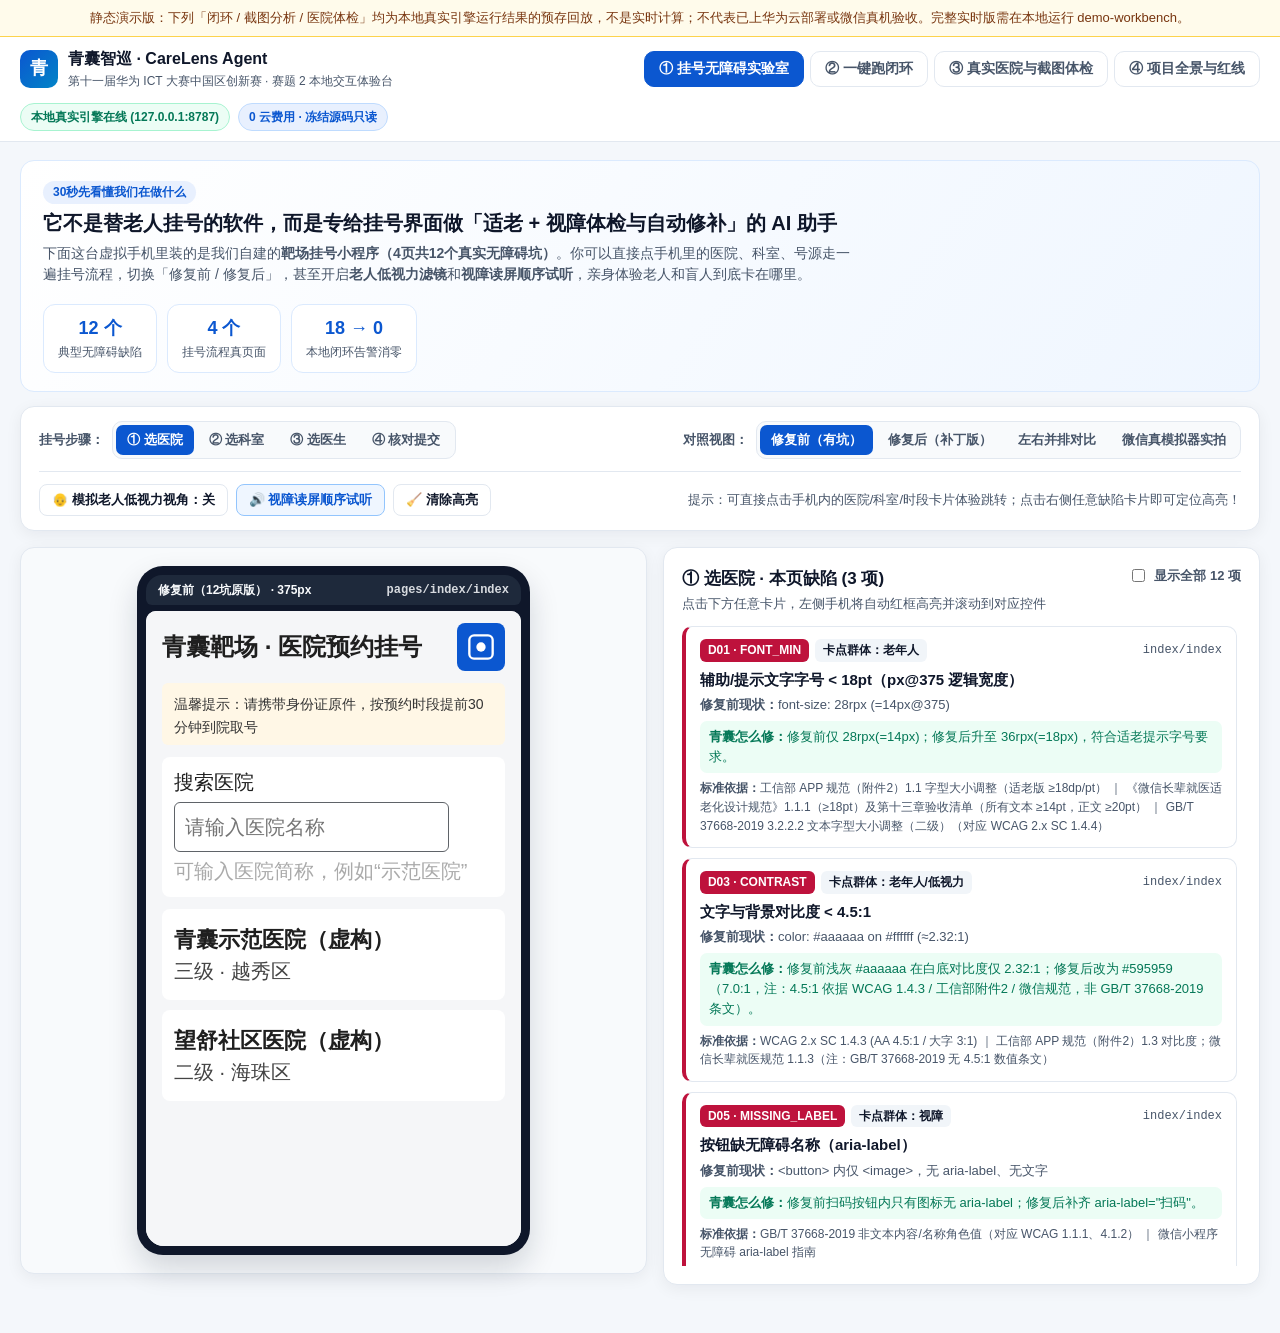
<file: index.html>
<!doctype html>
<html lang="zh-CN">
<head>
  <meta charset="utf-8" />
  <meta name="viewport" content="width=device-width, initial-scale=1.0" />
  <title>青囊智巡 CareLens Agent · 本地交互体验台</title>
  <link rel="stylesheet" href="static/styles.css" />
</head>
<body>
<div style="background:#fffbeb;border-bottom:1px solid #fcd34d;color:#78350f;padding:8px 16px;font-size:13px;text-align:center;">静态演示版：下列「闭环 / 截图分析 / 医院体检」均为本地真实引擎运行结果的预存回放，不是实时计算；不代表已上华为云部署或微信真机验收。完整实时版需在本地运行 demo-workbench。</div>
  <header class="topbar">
    <div class="topbar-inner">
      <div class="brand">
        <div class="brand-badge" aria-hidden="true">青</div>
        <div>
          <div class="brand-title">青囊智巡 · CareLens Agent</div>
          <div class="brand-sub">第十一届华为 ICT 大赛中国区创新赛 · 赛题 2 本地交互体验台</div>
        </div>
      </div>

      <nav class="nav-tabs" role="tablist" aria-label="功能体验区">
        <button class="nav-tab active" data-tab="lab" role="tab" aria-selected="true">① 挂号无障碍实验室</button>
        <button class="nav-tab" data-tab="pipeline" role="tab" aria-selected="false">② 一键跑闭环</button>
        <button class="nav-tab" data-tab="hospitals" role="tab" aria-selected="false">③ 真实医院与截图体检</button>
        <button class="nav-tab" data-tab="overview" role="tab" aria-selected="false">④ 项目全景与红线</button>
      </nav>

      <div class="status-pills">
        <span class="pill pill-green" id="engine-status-pill">本地引擎连接中...</span>
        <span class="pill pill-blue">0 云费用 · 冻结源码只读</span>
      </div>
    </div>
  </header>

  <main class="container">
    <!-- ==================== TAB 1: 挂号无障碍实验室 ==================== -->
    <section id="tab-lab" class="tab-panel active">
      <div class="hero-strip">
        <div class="hero-text">
          <span class="hero-kicker">30秒先看懂我们在做什么</span>
          <h1>它不是替老人挂号的软件，而是专给挂号界面做「适老 + 视障体检与自动修补」的 AI 助手</h1>
          <p>下面这台虚拟手机里装的是我们自建的<strong>靶场挂号小程序（4页共12个真实无障碍坑）</strong>。你可以直接点手机里的医院、科室、号源走一遍挂号流程，切换「修复前 / 修复后」，甚至开启<strong>老人低视力滤镜</strong>和<strong>视障读屏顺序试听</strong>，亲身体验老人和盲人到底卡在哪里。</p>
        </div>
        <div class="hero-stats">
          <div class="mini-stat">
            <div class="mini-stat-val">12 个</div>
            <div class="mini-stat-lbl">典型无障碍缺陷</div>
          </div>
          <div class="mini-stat">
            <div class="mini-stat-val">4 个</div>
            <div class="mini-stat-lbl">挂号流程真页面</div>
          </div>
          <div class="mini-stat">
            <div class="mini-stat-val">18 → 0</div>
            <div class="mini-stat-lbl">本地闭环告警消零</div>
          </div>
        </div>
      </div>

      <div class="lab-controls card">
        <div class="control-row">
          <div class="control-group">
            <span class="control-label">挂号步骤：</span>
            <div class="segmented" id="page-steps">
              <button class="seg-btn active" data-page="index">① 选医院</button>
              <button class="seg-btn" data-page="departments">② 选科室</button>
              <button class="seg-btn" data-page="doctors">③ 选医生</button>
              <button class="seg-btn" data-page="confirm">④ 核对提交</button>
            </div>
          </div>

          <div class="control-group">
            <span class="control-label">对照视图：</span>
            <div class="segmented" id="view-modes">
              <button class="seg-btn active" data-mode="before">修复前（有坑）</button>
              <button class="seg-btn" data-mode="after">修复后（补丁版）</button>
              <button class="seg-btn" data-mode="compare">左右并排对比</button>
              <button class="seg-btn" data-mode="wechat">微信真模拟器实拍</button>
            </div>
          </div>
        </div>

        <div class="control-row control-row-tools">
          <div class="tool-buttons">
            <button class="tool-btn" id="btn-elderly-filter" aria-pressed="false">
              👴 模拟老人低视力视角：关
            </button>
            <button class="tool-btn tool-btn-primary" id="btn-sr-mode" aria-pressed="false">
              🔊 视障读屏顺序试听
            </button>
            <button class="tool-btn hidden" id="btn-toggle-modal">
              🪟 切换「挂号须知」弹窗
            </button>
            <button class="tool-btn" id="btn-clear-highlight">
              🧹 清除高亮
            </button>
          </div>
          <div class="flow-hint" id="flow-hint-text">
            提示：可直接点击手机内的医院/科室/时段卡片体验跳转；点击右侧任意缺陷卡片即可定位高亮！
          </div>
        </div>

        <!-- 视障读屏演练字幕条 -->
        <div id="sr-bar" class="sr-bar hidden">
          <div class="sr-bar-head">
            <div class="sr-bar-title">
              <span>🎧 视障读屏焦点顺序模拟器（严格按源码 DOM 顺序）</span>
              <span class="sr-step-badge" id="sr-step-counter">第 0 / 0 步</span>
            </div>
            <div class="sr-bar-actions">
              <label class="sr-tts-toggle">
                <input type="checkbox" id="chk-sr-tts" checked />
                <span>浏览器语音播报</span>
              </label>
              <button class="btn-sm" id="btn-sr-prev">← 上一项</button>
              <button class="btn-sm btn-sm-primary" id="btn-sr-next">下一项 (Tab) →</button>
              <button class="btn-sm" id="btn-sr-auto">▶ 自动连播</button>
              <button class="btn-sm" id="btn-sr-close">关闭读屏</button>
            </div>
          </div>
          <div class="sr-readout" id="sr-readout-box">
            <div class="sr-spoken" id="sr-spoken-text">点击「下一项 (Tab)」开始模拟盲人用键盘/手势逐个扫过页面元素。</div>
            <div class="sr-diag" id="sr-diag-text">建议先切到「④ 核对提交」的修复前版本，感受焦点第1步直接跳到最底部的「提交预约」有多反人类！</div>
          </div>
        </div>
      </div>

      <div class="lab-workspace">
        <!-- 左侧：手机画框 / 对比 / 微信真模拟器截图 -->
        <div class="phone-stage card">
          <div id="single-phone-wrap" class="single-phone-wrap">
            <div class="phone-frame">
              <div class="phone-notch">
                <span class="phone-tag" id="single-phone-label">修复前 · 375px 模拟预览</span>
                <span class="phone-route" id="single-phone-route">pages/index/index</span>
              </div>
              <iframe id="phone-frame-single" class="phone-iframe" title="挂号小程序交互预览"></iframe>
            </div>
          </div>

          <div id="compare-phones-wrap" class="compare-phones-wrap hidden">
            <div class="phone-frame phone-frame-compact">
              <div class="phone-notch phone-notch-bad">
                <span class="phone-tag">修复前（原版 12 缺陷）</span>
              </div>
              <iframe id="phone-frame-before" class="phone-iframe" title="修复前小程序预览"></iframe>
            </div>
            <div class="phone-frame phone-frame-compact">
              <div class="phone-notch phone-notch-good">
                <span class="phone-tag">修复后（青囊补丁版）</span>
              </div>
              <iframe id="phone-frame-after" class="phone-iframe" title="修复后小程序预览"></iframe>
            </div>
          </div>

          <div id="wechat-sim-wrap" class="wechat-sim-wrap hidden">
            <div class="wechat-alert">
              <strong>⚠️ 答辩关键证据（2026-11-21 微信开发者工具 Stable 2.02.2608080 真实跑通）：</strong>
              在 375px HTML 预览里补丁后是 0 告警，但放进真实微信 <code>style:"v2"</code> 渲染环境后，我们抓到了真模拟器暴露的 3 个引擎差异，证明“只做预览不跑真环境会翻车”：
              <ul>
                <li><strong>1. <code>outerWxml()</code> 剥离 <code>bindtap</code>：</strong>纯运行时模拟器漏检 <code>D10</code>（修复前只检出 11/12），证明必须保留静态 WXML 解析通道。</li>
                <li><strong>2. 微信 <code>v2</code> 默认 <code>button</code> 184px 宽度限制导致真实截断：</strong><code>confirm</code> 页 <code>#verify-alt-btn</code> 被截断成「无法拖动？点」，<code>doctors</code> 页 <code>#modal-close</code> (<code>×</code>) 被拉宽到 184px 偏离右上角！</li>
                <li><strong>3. 容器样式分离误报：</strong>微信原生 <code>&lt;button&gt;</code> 计算样式读到 UA 默认 17px 黑色，引发 7 条假阳性，需多通道交叉核对。</li>
              </ul>
            </div>
            <div class="wechat-shots-grid">
              <div class="wechat-shot-card">
                <div class="shot-title">修复前 · 微信真模拟器实拍（before_v2 · 检出 11/12，漏 D10）</div>
                <img id="img-wechat-before" alt="微信开发者工具修复前截图" />
              </div>
              <div class="wechat-shot-card">
                <div class="shot-title">修复后 · 微信真模拟器实拍（after_v2 · 暴露 184px 截断回归）</div>
                <img id="img-wechat-after" alt="微信开发者工具修复后截图" />
              </div>
            </div>
          </div>
        </div>

        <!-- 右侧：缺陷清单与白话解析 -->
        <div class="defect-panel card">
          <div class="panel-head">
            <div>
              <h2 id="defect-panel-title">当前页面缺陷清单</h2>
              <p class="panel-sub" id="defect-panel-sub">点击下方任意卡片，左侧手机将自动红框高亮并滚动到对应控件</p>
            </div>
            <label class="toggle-all-defects">
              <input type="checkbox" id="chk-show-all-defects" />
              <span>显示全部 12 项</span>
            </label>
          </div>
          <div id="defect-list" class="defect-list"></div>
        </div>
      </div>
    </section>

    <!-- ==================== TAB 2: 一键跑闭环 ==================== -->
    <section id="tab-pipeline" class="tab-panel">
      <div class="card pipeline-hero">
        <div class="pipeline-hero-top">
          <div>
            <h2>AgentArts 多节点闭环实跑台（实时调用本地 FastAPI 后端）</h2>
            <p class="muted">这里不是静态假数据——点击下方按钮会真实调用 <code>source/carelens-agent/service/</code> 里的补丁生成器、静态/渲染回归校验器和预评测报告生成器，全程无盘（<code>CARELENS_PERSIST=0</code>），不改任何冻结文件。</p>
          </div>
          <div class="pipeline-actions">
            <button class="btn-primary" id="btn-run-fast-loop">🚀 一键运行完整闭环（快速回归 · ~1秒）</button>
            <button class="btn-secondary" id="btn-run-deep-verify">🔬 运行 375px Chromium+axe 深度回归（~10秒）</button>
          </div>
        </div>

        <!-- 8 节点工作流可视化 -->
        <div class="workflow-strip" id="workflow-strip"></div>
      </div>

      <div class="kpi-grid" id="pipeline-kpis">
        <div class="kpi-card">
          <div class="kpi-label">修复前基线告警</div>
          <div class="kpi-value" id="kpi-before">18 条 / 12 缺陷</div>
          <div class="kpi-note">静态+渲染标定（Recall 100%）</div>
        </div>
        <div class="kpi-card">
          <div class="kpi-label">自动生成代码补丁</div>
          <div class="kpi-value" id="kpi-patches">待运行</div>
          <div class="kpi-note" id="kpi-patches-note">点击上方按钮现场生成</div>
        </div>
        <div class="kpi-card">
          <div class="kpi-label">回归复测后告警</div>
          <div class="kpi-value kpi-good" id="kpi-after">待运行</div>
          <div class="kpi-note" id="kpi-after-note">零副作用才算过关</div>
        </div>
        <div class="kpi-card">
          <div class="kpi-label">诚实验收边界</div>
          <div class="kpi-value kpi-warn" id="kpi-honesty">本地预览通过 ≠ 真机</div>
          <div class="kpi-note" id="kpi-honesty-note">真机读屏与华为云上云待推进</div>
        </div>
      </div>

      <div class="pipeline-workspace">
        <div class="card diff-card">
          <div class="panel-head">
            <div>
              <h3>交互式代码补丁 Diff 浏览器</h3>
              <p class="panel-sub" id="diff-summary-text">运行闭环后，可按 WXML / WXSS 文件查看青囊自动改了哪几行代码</p>
            </div>
          </div>
          <div class="diff-file-tabs" id="diff-file-tabs"></div>
          <pre class="diff-viewer" id="diff-viewer">尚未运行补丁生成。请点击上方「🚀 一键运行完整闭环」实时生成 306 行 Unified Diff。</pre>
        </div>

        <div class="card report-card">
          <div class="panel-head">
            <div>
              <h3>实名预评测报告预览</h3>
              <p class="panel-sub">由 <code>report.py</code> 实时汇总生成，含独立第三方非官方认证免责声明</p>
            </div>
            <button class="btn-sm" id="btn-copy-report" disabled>📋 复制报告</button>
          </div>
          <div class="report-preview" id="report-preview">
            <div class="empty-state">运行闭环后，此处将实时渲染完整 Markdown 预评测报告。</div>
          </div>
        </div>
      </div>

      <!-- 工程证据折叠层 -->
      <details class="card engineering-drawer">
        <summary>🛠️ 工程证据层（展开测试 AgentArts Runtime <code>/invocations</code> 协议 &amp; 查看原始 JSON Trace）</summary>
        <div class="drawer-body">
          <div class="drawer-actions">
            <button class="btn-sm btn-sm-primary" id="btn-test-invocations">调用 POST /invocations (orchestrateOwnedSample · mock模式)</button>
            <span class="muted">注意：当前为本地 <code>mock</code> 模式（<code>agentarts_cloud_runtime_trace: false</code>），不产生云端调用费用。</span>
          </div>
          <pre class="json-box" id="invocations-output">点击上方按钮演练 AgentArts Runtime JSON 入站响应...</pre>
        </div>
      </details>
    </section>

    <!-- ==================== TAB 3: 真实医院体检 & 通道 B3 截图自测 ==================== -->
    <section id="tab-hospitals" class="tab-panel">
      <div class="card section-intro">
        <div>
          <h2>真实医院挂号网页体检（2026-11-21 广州移动国内直连 13 目标实测）</h2>
          <p class="muted">不仅测自己的靶场小程序，我们还用合规研究爬虫（声明研究身份 UA、间隔 ≥3.5s、遇 403/WAF 绝不绕过）实测了广东地区 13 个真实医疗挂号网页。点击任意一家，查看老年人与全盲用户各卡在哪，并可现场为它生成 Web 修复建议。</p>
        </div>
        <div class="filter-pills" id="hospital-filters">
          <button class="seg-btn active" data-group="all">全部 (13)</button>
          <button class="seg-btn" data-group="newly_unblocked">新打通三甲 (3)</button>
          <button class="seg-btn" data-group="gz_gdgh_platform">广州平台与省医 (7)</button>
          <button class="seg-btn" data-group="overseas_reproduced">境外复现 (1)</button>
          <button class="seg-btn" data-group="waf_403_halted">WAF 403 停测 (2)</button>
        </div>
      </div>

      <div class="hospitals-layout">
        <div class="hospital-list card" id="hospital-list"></div>

        <div class="hospital-detail card" id="hospital-detail">
          <div class="empty-state">请从左侧选择一家医院查看实测细节</div>
        </div>
      </div>

      <!-- 通道 B3 截图自测 -->
      <div class="card b3-section">
        <div class="panel-head">
          <div>
            <h2>通道 B3：截图视觉级体检实验室（亲手上传截图试试看）</h2>
            <p class="panel-sub">当医院不给源码、网页又有 WAF 拦爬虫时，用截图也能检测低对比度风险区。<strong>证据边界：</strong>本通道为「视觉级证据（visual-level）」，视觉覆盖上限 41.67%，不能替代代码级/无障碍树审计。</p>
          </div>
          <span class="pill pill-amber" id="b3-ocr-pill">OCR 插件位：本地未装 RapidOCR（使用 Pillow+numpy 启发式分块）</span>
        </div>

        <div class="b3-controls">
          <div class="b3-samples">
            <span class="control-label">一键试跑内置实测截图：</span>
            <button class="btn-sm btn-sm-primary" data-sample="fsyyy_375">佛山市一手机页 (375px)</button>
            <button class="btn-sm" data-sample="gdmuah_375">广医附一手机页 (375px)</button>
            <button class="btn-sm" data-sample="preview_index_before">靶场首页 (修复前)</button>
            <button class="btn-sm" data-sample="preview_doctors_before">靶场医生页 (修复前)</button>
          </div>
          <div class="b3-upload-bar">
            <label class="upload-btn">
              📁 上传本地 PNG/JPG 截图
              <input type="file" id="b3-file-input" accept="image/png,image/jpeg,image/webp" hidden />
            </label>
            <label class="viewport-label">
              逻辑视口宽度：
              <input type="number" id="b3-viewport-width" value="375" min="240" max="1920" />
              px
            </label>
          </div>
        </div>

        <div class="b3-workspace">
          <div class="b3-canvas-wrap" id="b3-dropzone">
            <canvas id="b3-canvas"></canvas>
            <div class="b3-placeholder" id="b3-placeholder">
              拖拽截图到这里，或点击上方「内置样例 / 上传截图」立即调用后端 Pillow+numpy 引擎标出低对比度风险区
            </div>
          </div>
          <div class="b3-results" id="b3-results">
            <div class="empty-state">尚未分析截图。选择任意样例后，左侧图像将用红框标出疑似低对比度区域，此处展示分块对比度估算详情。</div>
          </div>
        </div>
      </div>
    </section>

    <!-- ==================== TAB 4: 项目全景与红线 ==================== -->
    <section id="tab-overview" class="tab-panel">
      <div class="overview-grid">
        <div class="card">
          <h2>1. 一句话吃透赛事与架构</h2>
          <p class="lead-p"><strong>参赛赛题：</strong>第十一届华为 ICT 大赛中国区创新赛 · 赛题 2「基于华为云 AgentArts 智能体开发平台的 Agent 设计和应用」。</p>
          <p><strong>核心定位：</strong>做“看得见代码、守得住边界、查得出真坑”的医疗挂号适老与无障碍预检智能体（CareLens Agent）。不是空泛大模型聊天，而是把<strong>三通道证据引擎（Web Playwright+axe、小程序静态+渲染+微信真模拟器、B3 视觉截图）</strong>封装为 OpenAPI 插件，由 AgentArts 多节点工作流驱动「体检 → 老年人/视障双画像诊断 → 生成国标映射代码补丁 → 沙箱回归复测 → 实名预评测报告」闭环。</p>
          <div class="channel-cards">
            <div class="ch-card">
              <div class="ch-tag">通道 A · 公开网页</div>
              <div class="ch-desc">Playwright + axe-core + 键盘 Tab 走查 + 200%/375px 重排检测，已国内直连实测 13 个广东医疗目标。</div>
            </div>
            <div class="ch-card">
              <div class="ch-tag">通道 B1/B2 · 小程序</div>
              <div class="ch-desc">静态 WXML/WXSS 解析 + 375px 渲染 + 微信开发者工具 <code>automator</code> 真模拟器闭环，定位代码行级缺陷。</div>
            </div>
            <div class="ch-card">
              <div class="ch-tag">通道 B3 · 截图包</div>
              <div class="ch-desc">无源码时的视觉级兜底（Pillow+numpy 分块对比度，预留 RapidOCR/华为云 OCR 插件位），明确标注覆盖上限 41.67%。</div>
            </div>
          </div>
        </div>

        <div class="card">
          <h2>2. 真实进度仪表盘（直接读取终审清单 <code>review-and-acceptance.json</code>）</h2>
          <div id="acceptance-matrix" class="acceptance-matrix"></div>
          <div id="quotas-box" class="quotas-box"></div>
        </div>

        <div class="card deadline-card">
          <h2>3. 当下最紧要行动清单（按优先级）</h2>
          <div id="action-list" class="action-list"></div>
        </div>

        <div class="card redlines-card">
          <h2>4. 答辩与文档严禁踩坑红线（<code>not_claimed</code> 核验）</h2>
          <div class="redline-rules">
            <div class="rule-item"><strong>红线 1（国标条款）：</strong><code>4.5:1</code> 对比度严格归属于 <code>WCAG 2.x SC 1.4.3 + 工信部 67 号文附件 2 第 1.3 条 + 微信长辈就医规范 1.1.3</code>，绝不能写成 <code>GB/T 37668-2019</code> 规定了 4.5:1。</div>
            <div class="rule-item"><strong>红线 2（广州平台口径）：</strong>仅陈述「多渠道统一预约与跨渠道查询支付」，绝不宣称「底层同源号源」。</div>
            <div class="rule-item"><strong>红线 3（健康160 隐私与数字）：</strong>绝不复用旧口头计数 <code>22/40</code>；<code>jk160_home.png</code> 页脚含客户端公网 IP，未裁剪打码前严禁展示（本体验台已硬拦截）。</div>
            <div class="rule-item"><strong>红线 4（微信模拟器实话）：</strong>375px HTML 预览 <code>0</code> 告警不等于真机通过，主动亮出 <code>after_v2</code> 暴露的 <code>184px</code> 按钮截断回归是加分实证，不是掩盖。</div>
            <div class="rule-item"><strong>红线 5（未完成绝不虚报）：</strong>华为云部署、云端 Trace、50 条云端导入、MaaS 实调、真实手机 TalkBack/VoiceOver 读屏均如实标记未完成。</div>
          </div>
          <details class="sub-details">
            <summary>查看 <code>review-and-acceptance.json</code> 原文 <code>not_claimed</code> 清单</summary>
            <ul id="not-claimed-list" class="not-claimed-ul"></ul>
          </details>
        </div>
      </div>
    </section>
  </main>

  <script>window.CARELENS_STATIC=true;</script>
  <script src="static/app.js"></script>
</body>
</html>
</file>
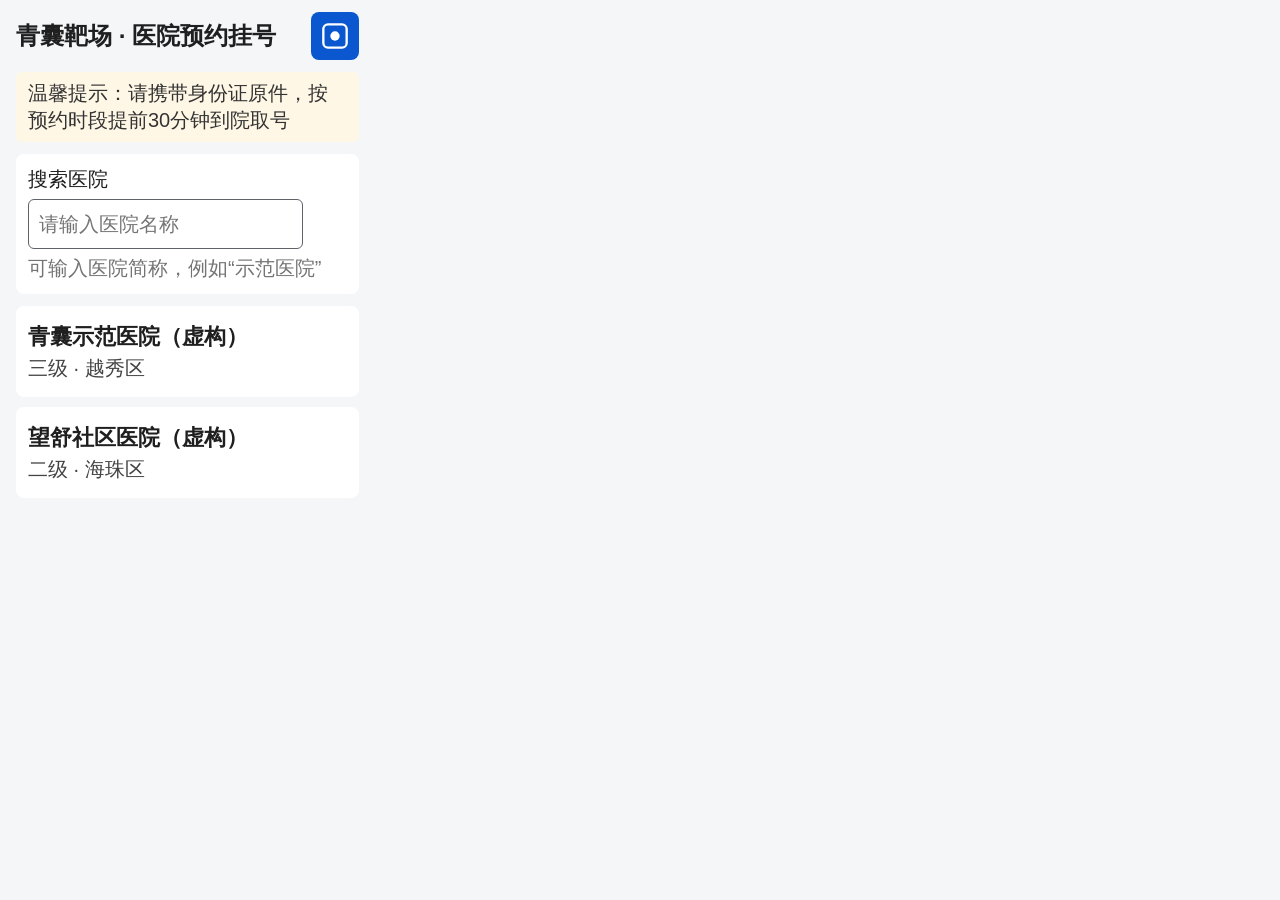
<file: api/demo/preview/after/index.html>
<!doctype html><html lang="zh-CN"><head><meta charset="utf-8"><meta name="viewport" content="width=375"><title>选择医院</title><style>
html,body{margin:0;padding:0;width:375px}
div{display:block} span{display:inline}
button{display:block;position:relative;margin-left:auto;margin-right:auto;padding-left:14px;padding-right:14px;box-sizing:border-box;font-size:18px;text-align:center;line-height:2.55555556;border-radius:5px;color:#000;background-color:#f8f8f8;border:none;width:184px;font-family:inherit;-webkit-appearance:none}
input{display:block;height:1.4rem;font-family:inherit;box-sizing:content-box;border:none;outline:none}
img{display:inline-block;width:320px;height:240px}
[data-wx-tag=movable-area]{position:relative;overflow:hidden}
[data-wx-tag=movable-view]{position:absolute;top:0;left:0;display:inline-block}

body {
  background-color: #f5f6f8;
  color: #1f1f1f;
  font-family: -apple-system, "PingFang SC", "Microsoft YaHei", sans-serif;
  font-size: 20px;
}
.page {
  padding: 12px 16px 80px;
}
.page-title {
  display: block;
  font-size: 24px;
  font-weight: 600;
  color: #1f1f1f;
  margin: 8px 0 12px;
}

.header {
  display: flex;
  align-items: center;
  justify-content: space-between;
  margin-bottom: 12px;
}
.title {
  font-size: 24px;
  font-weight: 600;
  color: #1f1f1f;
}
.scan-btn {
  width: 48px;
  height: 48px;
  padding: 0;
  margin: 0;
  background-color: #0b57d0;
  border-radius: 8px;
  display: flex;
  align-items: center;
  justify-content: center;
}
.scan-icon {
  width: 28px;
  height: 28px;
}
.notice {
  background-color: #fff7e6;
  border-radius: 6px;
  padding: 8px 12px;
  margin-bottom: 12px;
}
.notice-text {
  font-size: 20px;
  color: #333333;
}
.search {
  background-color: #ffffff;
  border-radius: 8px;
  padding: 12px;
  margin-bottom: 12px;
}
.search-label {
  display: block;
  font-size: 20px;
  color: #1f1f1f;
  margin-bottom: 6px;
}
.search-input {
  height: 48px;
  font-size: 20px;
  color: #1f1f1f;
  border: 1px solid #5f6368;
  border-radius: 6px;
  padding: 0 10px;
}
.hint-text {
  display: block;
  font-size: 20px;
  color: #747474;
  background-color: #ffffff;
  margin-top: 6px;
}
.hosp-card {
  width: 100%;
  box-sizing: border-box;
  display: block;
  text-align: left;
  background-color: #ffffff;
  color: #1f1f1f;
  border-radius: 8px;
  padding: 14px 12px;
  margin-bottom: 10px;
  min-height: 70px;
  line-height: 1.5;
}
.hosp-name {
  display: block;
  font-size: 22px;
  font-weight: 600;
  color: #1f1f1f;
}
.hosp-meta {
  display: block;
  font-size: 20px;
  color: #444444;
}
</style></head><body><div data-wx-tag="view" data-wxml-line="1" data-wxml-source="pages/index/index.wxml" class="page" id="index-page"><div data-wx-tag="view" data-wxml-line="2" data-wxml-source="pages/index/index.wxml" class="header" id="index-header"><span data-wx-tag="text" data-wxml-line="3" data-wxml-source="pages/index/index.wxml" class="title" id="index-title">青囊靶场 · 医院预约挂号</span><button data-wx-tag="button" data-wxml-line="4" data-wxml-source="pages/index/index.wxml" class="scan-btn" id="btn-scan" data-bindtap="onScan" aria-label="扫码"><img data-wx-tag="image" data-wxml-line="4" data-wxml-source="pages/index/index.wxml" role="presentation" class="scan-icon" src="../../miniapp-assets/scan.svg"></button></div><div data-wx-tag="view" data-wxml-line="6" data-wxml-source="pages/index/index.wxml" class="notice" id="index-notice"><span data-wx-tag="text" data-wxml-line="7" data-wxml-source="pages/index/index.wxml" class="notice-text" id="notice-text">温馨提示：请携带身份证原件，按预约时段提前30分钟到院取号</span></div><div data-wx-tag="view" data-wxml-line="9" data-wxml-source="pages/index/index.wxml" class="search" id="index-search"><span data-wx-tag="text" data-wxml-line="10" data-wxml-source="pages/index/index.wxml" class="search-label" id="search-label">搜索医院</span><input data-wx-tag="input" data-wxml-line="11" data-wxml-source="pages/index/index.wxml" class="search-input" id="search-input" aria-label="输入医院名称搜索" placeholder="请输入医院名称"><span data-wx-tag="text" data-wxml-line="12" data-wxml-source="pages/index/index.wxml" class="hint-text" id="hint-text">可输入医院简称，例如“示范医院”</span></div><div data-wx-tag="view" data-wxml-line="14" data-wxml-source="pages/index/index.wxml" class="hosp-list" id="hosp-list"><button data-wx-tag="button" data-wxml-line="15" data-wxml-source="pages/index/index.wxml" class="hosp-card" id="hosp-1" data-bindtap="goDept"><span data-wx-tag="text" data-wxml-line="16" data-wxml-source="pages/index/index.wxml" class="hosp-name" id="hosp-1-name">青囊示范医院（虚构）</span><span data-wx-tag="text" data-wxml-line="17" data-wxml-source="pages/index/index.wxml" class="hosp-meta" id="hosp-1-meta">三级 · 越秀区</span></button><button data-wx-tag="button" data-wxml-line="19" data-wxml-source="pages/index/index.wxml" class="hosp-card" id="hosp-2" data-bindtap="goDept"><span data-wx-tag="text" data-wxml-line="20" data-wxml-source="pages/index/index.wxml" class="hosp-name" id="hosp-2-name">望舒社区医院（虚构）</span><span data-wx-tag="text" data-wxml-line="21" data-wxml-source="pages/index/index.wxml" class="hosp-meta" id="hosp-2-meta">二级 · 海珠区</span></button></div></div>
<style id="carelens-demo-bridge-style">
  .__cl_highlight {
    outline: 3px solid #e11d48 !important;
    outline-offset: 2px !important;
    box-shadow: 0 0 0 6px rgba(225, 29, 72, 0.22) !important;
    animation: __clPulse 1.1s ease-in-out infinite alternate;
    position: relative;
  }
  .__cl_sr_active {
    outline: 3px solid #0284c7 !important;
    outline-offset: 2px !important;
    box-shadow: 0 0 0 6px rgba(2, 132, 199, 0.28) !important;
  }
  .__cl_sr_badge {
    position: fixed;
    z-index: 99999;
    background: #0284c7;
    color: #fff;
    font-size: 12px;
    font-weight: 700;
    padding: 3px 8px;
    border-radius: 999px;
    pointer-events: none;
    box-shadow: 0 2px 8px rgba(0,0,0,0.28);
    max-width: 310px;
    white-space: nowrap;
    overflow: hidden;
    text-overflow: ellipsis;
  }
  @keyframes __clPulse {
    from { box-shadow: 0 0 0 3px rgba(225, 29, 72, 0.22); }
    to { box-shadow: 0 0 0 8px rgba(225, 29, 72, 0.36); }
  }
  body.__cl_elderly_sim {
    filter: blur(0.65px) contrast(0.84) saturate(0.82);
  }
  #__cl_toast {
    position: fixed;
    left: 14px;
    right: 14px;
    bottom: 14px;
    z-index: 99998;
    background: rgba(15, 23, 42, 0.94);
    color: #ffffff;
    font-size: 13px;
    line-height: 1.45;
    padding: 10px 12px;
    border-radius: 10px;
    box-shadow: 0 6px 18px rgba(15, 23, 42, 0.28);
    display: none;
  }
  .__cl_alt_verified {
    margin-top: 8px;
    padding: 8px 10px;
    border-radius: 6px;
    background: #ecfdf5;
    border: 1px solid #10b981;
    color: #065f46;
    font-size: 14px;
    line-height: 1.4;
  }
  #slider-area.__cl_slider_done {
    background: #dcfce7 !important;
    border: 1px solid #16a34a;
  }
</style>
<div id="__cl_toast" role="status" aria-live="polite"></div>
<script>
(function() {
  const VARIANT = "after";
  const PAGE = "index";
  let toastTimer = null;
  let badgeEl = null;

  function showToast(msg) {
    const t = document.getElementById('__cl_toast');
    if (!t) return;
    t.textContent = msg;
    t.style.display = 'block';
    clearTimeout(toastTimer);
    toastTimer = setTimeout(() => { t.style.display = 'none'; }, 3400);
  }

  function clearHighlights() {
    document.querySelectorAll('.__cl_highlight').forEach(el => el.classList.remove('__cl_highlight'));
  }

  function clearSr() {
    document.querySelectorAll('.__cl_sr_active').forEach(el => el.classList.remove('__cl_sr_active'));
    if (badgeEl && badgeEl.parentNode) badgeEl.parentNode.removeChild(badgeEl);
    badgeEl = null;
  }

  function isVisible(el) {
    if (!el) return false;
    const style = window.getComputedStyle(el);
    if (style.display === 'none' || style.visibility === 'hidden') return false;
    const rect = el.getBoundingClientRect();
    return rect.width > 0 && rect.height > 0;
  }

  function setModalVisible(show) {
    const mask = document.getElementById('notice-modal-mask');
    if (!mask) return;
    mask.style.display = show ? 'flex' : 'none';
    window.parent.postMessage({ type: 'carelens:modalState', open: !!show, variant: VARIANT, page: PAGE }, '*');
  }

  // Collect screen-reader focusable / key accessibility items strictly in DOM order
  function collectSrOrder() {
    const mask = document.getElementById('notice-modal-mask');
    const modalOpen = mask && window.getComputedStyle(mask).display !== 'none';
    const root = modalOpen ? document.getElementById('notice-modal') : document.body;
    if (!root) return [];

    const selector = [
      'button',
      'input',
      '[data-bindtap]',
      '[role="button"]',
      '[data-wx-tag="movable-area"]',
      '.status-dot'
    ].join(',');

    const nodes = Array.from(root.querySelectorAll(selector)).filter(el => isVisible(el));
    return nodes.map((el, idx) => {
      const tag = el.tagName.toLowerCase();
      const wxTag = el.getAttribute('data-wx-tag') || tag;
      const ariaLabel = (el.getAttribute('aria-label') || '').trim();
      const role = (el.getAttribute('role') || '').trim();
      const placeholder = (el.getAttribute('placeholder') || '').trim();
      const text = (el.innerText || el.textContent || '').replace(/\s+/g, ' ').trim();
      const cs = window.getComputedStyle(el);
      const cssOrder = parseInt(cs.order || '0', 10) || 0;

      let spoken = '';
      let diag = '';
      let isDefect = false;

      if (el.id === 'btn-scan' && !ariaLabel && !text) {
        spoken = '未命名按钮（读屏无法告知用途！）';
        diag = 'D05：button 内仅图标无 aria-label，视障者不知道这是扫码按钮';
        isDefect = true;
      } else if (el.classList.contains('status-dot') && !ariaLabel) {
        spoken = '（空白元素：读屏可能跳过，仅靠红绿圆点区分有号/约满）';
        diag = 'D11：仅用颜色传递信息，色弱/全盲无法分辨有号或约满';
        isDefect = true;
      } else if (tag === 'div' && el.getAttribute('data-bindtap') === 'pickSlot' && role !== 'button') {
        spoken = '文本：' + text + '（警告：无 button 语义，部分读屏不提示可点击！）';
        diag = 'D10：<view bindtap> 未加 role="button"，视障用户不知道可以点选该号源';
        isDefect = true;
      } else if (tag === 'input' && !ariaLabel) {
        spoken = '输入框，占位提示：' + (placeholder || '无') + '（开始输入后提示消失，无固定标签）';
        diag = 'D12：仅靠 placeholder，没有可见标签或 aria-label';
        isDefect = true;
      } else if (el.id === 'slider-area') {
        spoken = ariaLabel ? ('验证区域：' + ariaLabel) : '自定义滑块区域（非标准控件，无法用键盘/读屏单指完成拖动）';
        diag = VARIANT === 'before'
          ? 'D08：必须拖动滑块验证，无短信/语音替代通道'
          : '已保留滑块并增加下方短信/语音验证替代按钮（演示占位）';
        isDefect = VARIANT === 'before';
      } else if (el.id === 'btn-submit' && cssOrder > 0) {
        spoken = '按钮：' + (ariaLabel || text) + '【异常！DOM排第1，视觉被CSS order推到最底】';
        diag = 'D09：焦点顺序错乱！视障用户刚进页面还没核对信息、没输身份证就先读到“提交预约”';
        isDefect = true;
      } else if (el.id === 'modal-close') {
        const rect = el.getBoundingClientRect();
        const small = rect.width < 44 || rect.height < 44;
        spoken = '按钮：' + (ariaLabel || text) + (small ? '（触控区仅 ' + Math.round(rect.width) + '×' + Math.round(rect.height) + 'px，极易误触）' : '');
        diag = small ? 'D07：关闭按钮仅 16×16px 贴右上角，老人很难点中' : 'D07 已修复：关闭区扩大至 44×44px 并新增底部“我知道了”大按钮';
        isDefect = small;
      } else if (el.classList.contains('icon-item')) {
        const hasVisibleText = text.length > 0;
        spoken = '按钮：' + (ariaLabel || text) + (hasVisibleText ? '' : '（屏幕无可见文字，仅读屏有 aria-label）');
        diag = hasVisibleText ? 'D06 已修复：图标下方已补充清晰可见文字' : 'D06：纯图标无可见文字，低视力老人看不懂图标含义';
        isDefect = !hasVisibleText;
      } else {
        const roleLabel = (tag === 'button' || role === 'button') ? '按钮' : (tag === 'input' ? '输入框' : '元素');
        spoken = roleLabel + '：' + (ariaLabel || text || placeholder || el.id);
        diag = '语义与顺序正常';
      }

      return {
        index: idx,
        id: el.id || ('item-' + idx),
        wxTag,
        label: ariaLabel || text || placeholder || el.id,
        spoken,
        diag,
        isDefect,
        cssOrder
      };
    });
  }

  function focusSrStep(stepIdx) {
    clearSr();
    const mask = document.getElementById('notice-modal-mask');
    const modalOpen = mask && window.getComputedStyle(mask).display !== 'none';
    const root = modalOpen ? document.getElementById('notice-modal') : document.body;
    const selector = 'button,input,[data-bindtap],[role="button"],[data-wx-tag="movable-area"],.status-dot';
    const nodes = root ? Array.from(root.querySelectorAll(selector)).filter(el => isVisible(el)) : [];
    const items = collectSrOrder();
    if (!nodes.length || stepIdx < 0 || stepIdx >= nodes.length) {
      window.parent.postMessage({ type: 'carelens:srInfo', variant: VARIANT, page: PAGE, items, activeIndex: -1 }, '*');
      return;
    }
    const target = nodes[stepIdx];
    target.classList.add('__cl_sr_active');
    target.scrollIntoView({ behavior: 'smooth', block: 'center' });
    const rect = target.getBoundingClientRect();
    badgeEl = document.createElement('div');
    badgeEl.className = '__cl_sr_badge';
    badgeEl.textContent = '读屏第 ' + (stepIdx + 1) + '/' + nodes.length + ' 步：' + items[stepIdx].label;
    badgeEl.style.left = Math.max(8, Math.min(rect.left, 70)) + 'px';
    badgeEl.style.top = Math.max(8, rect.top - 28) + 'px';
    document.body.appendChild(badgeEl);
    window.parent.postMessage({ type: 'carelens:srInfo', variant: VARIANT, page: PAGE, items, activeIndex: stepIdx }, '*');
  }

  // Wire interactive miniapp actions
  document.addEventListener('click', function(ev) {
    const el = ev.target.closest('[data-bindtap]');
    if (!el) return;
    const action = el.getAttribute('data-bindtap');
    if (action === 'goDept') {
      window.parent.postMessage({ type: 'carelens:navigate', page: 'departments' }, '*');
    } else if (action === 'goDoctors') {
      window.parent.postMessage({ type: 'carelens:navigate', page: 'doctors' }, '*');
    } else if (action === 'pickSlot') {
      window.parent.postMessage({ type: 'carelens:navigate', page: 'confirm' }, '*');
    } else if (action === 'goBack') {
      window.parent.postMessage({ type: 'carelens:navigate', page: 'doctors' }, '*');
    } else if (action === 'closeModal') {
      setModalVisible(false);
      showToast('已关闭挂号须知弹窗（可点击右侧工具栏重新打开对比关闭按钮大小）');
    } else if (action === 'onScan') {
      const noLabel = !el.getAttribute('aria-label');
      showToast(noLabel
        ? '扫码按钮点击：修复前无 aria-label，视障读屏只能读出“按钮”'
        : '扫码按钮点击：修复后已补齐 aria-label="扫码"');
    } else if (action === 'onFav') {
      const cur = el.textContent.trim();
      el.textContent = cur === '☆' ? '★' : '☆';
      showToast(VARIANT === 'before'
        ? '收藏点击：修复前热区仅 30×30px，手指偏一点就点不中'
        : '收藏点击：修复后热区已扩至 44×44px');
    } else if (action === 'onAltVerify') {
      const vb = document.getElementById('verify-block');
      if (vb && !vb.querySelector('.__cl_alt_verified')) {
        const note = document.createElement('div');
        note.className = '__cl_alt_verified';
        note.textContent = '✓ 已切换至短信验证码/语音验证替代入口（演示占位：实际需接入医院认证接口）';
        vb.appendChild(note);
      }
      showToast('已启用无障碍替代验证通道（替代拖动滑块）');
    } else if (action === 'onSubmit') {
      showToast('🛡️ 安全护栏（stop_before_submit）：本地演示拦截提交，不向外部发请求');
      window.parent.postMessage({ type: 'carelens:submitIntercepted' }, '*');
    }
  });

  // Interactive slider drag/click feedback on confirm page
  const sliderArea = document.getElementById('slider-area');
  const sliderHandle = document.getElementById('slider-handle');
  if (sliderArea && sliderHandle) {
    let dragging = false;
    let startX = 0;
    sliderHandle.addEventListener('pointerdown', (e) => {
      dragging = true;
      startX = e.clientX;
      sliderHandle.setPointerCapture(e.pointerId);
    });
    sliderHandle.addEventListener('pointermove', (e) => {
      if (!dragging) return;
      const maxDx = Math.max(40, sliderArea.clientWidth - sliderHandle.clientWidth);
      const dx = Math.max(0, Math.min(maxDx, e.clientX - startX));
      sliderHandle.style.left = dx + 'px';
      if (dx >= maxDx - 6) {
        sliderArea.classList.add('__cl_slider_done');
        sliderHandle.textContent = '✓';
      }
    });
    sliderHandle.addEventListener('pointerup', () => {
      dragging = false;
      if (!sliderArea.classList.contains('__cl_slider_done')) {
        sliderHandle.style.left = '0px';
        showToast('滑块未拖到最右已回弹——手抖老人或读屏用户极难完成该操作！');
      } else {
        showToast('滑块拖动成功（但全盲用户仍无法用读屏单指拖过去）');
      }
    });
  }

  window.addEventListener('message', function(ev) {
    const d = ev.data || {};
    if (d.type === 'highlight') {
      clearHighlights();
      const ids = Array.isArray(d.ids) ? d.ids : [];
      if (PAGE === 'doctors' && ids.length) {
        const modalIds = new Set(['modal-close', 'modal-close-ok', 'notice-modal']);
        const needsModal = ids.some(id => modalIds.has(id));
        setModalVisible(needsModal);
      }
      let firstEl = null;
      ids.forEach(id => {
        const el = document.getElementById(id);
        if (el) {
          el.classList.add('__cl_highlight');
          if (!firstEl) firstEl = el;
        }
      });
      if (firstEl) {
        firstEl.scrollIntoView({ behavior: 'smooth', block: 'center' });
      }
    } else if (d.type === 'clearHighlight') {
      clearHighlights();
    } else if (d.type === 'elderlyFilter') {
      document.body.classList.toggle('__cl_elderly_sim', !!d.enabled);
    } else if (d.type === 'toggleModal') {
      setModalVisible(!!d.show);
    } else if (d.type === 'srQueryOrder') {
      const items = collectSrOrder();
      window.parent.postMessage({ type: 'carelens:srInfo', variant: VARIANT, page: PAGE, items, activeIndex: -1 }, '*');
    } else if (d.type === 'srFocusStep') {
      focusSrStep(Number(d.index || 0));
    } else if (d.type === 'srReset') {
      clearSr();
    }
  });

  // Report ready + initial SR order
  window.addEventListener('DOMContentLoaded', function() {
    const mask = document.getElementById('notice-modal-mask');
    const modalOpen = !!(mask && window.getComputedStyle(mask).display !== 'none');
    window.parent.postMessage({
      type: 'carelens:ready',
      variant: VARIANT,
      page: PAGE,
      modalOpen,
      items: collectSrOrder()
    }, '*');
  });
})();
</script>
</body></html>
</file>
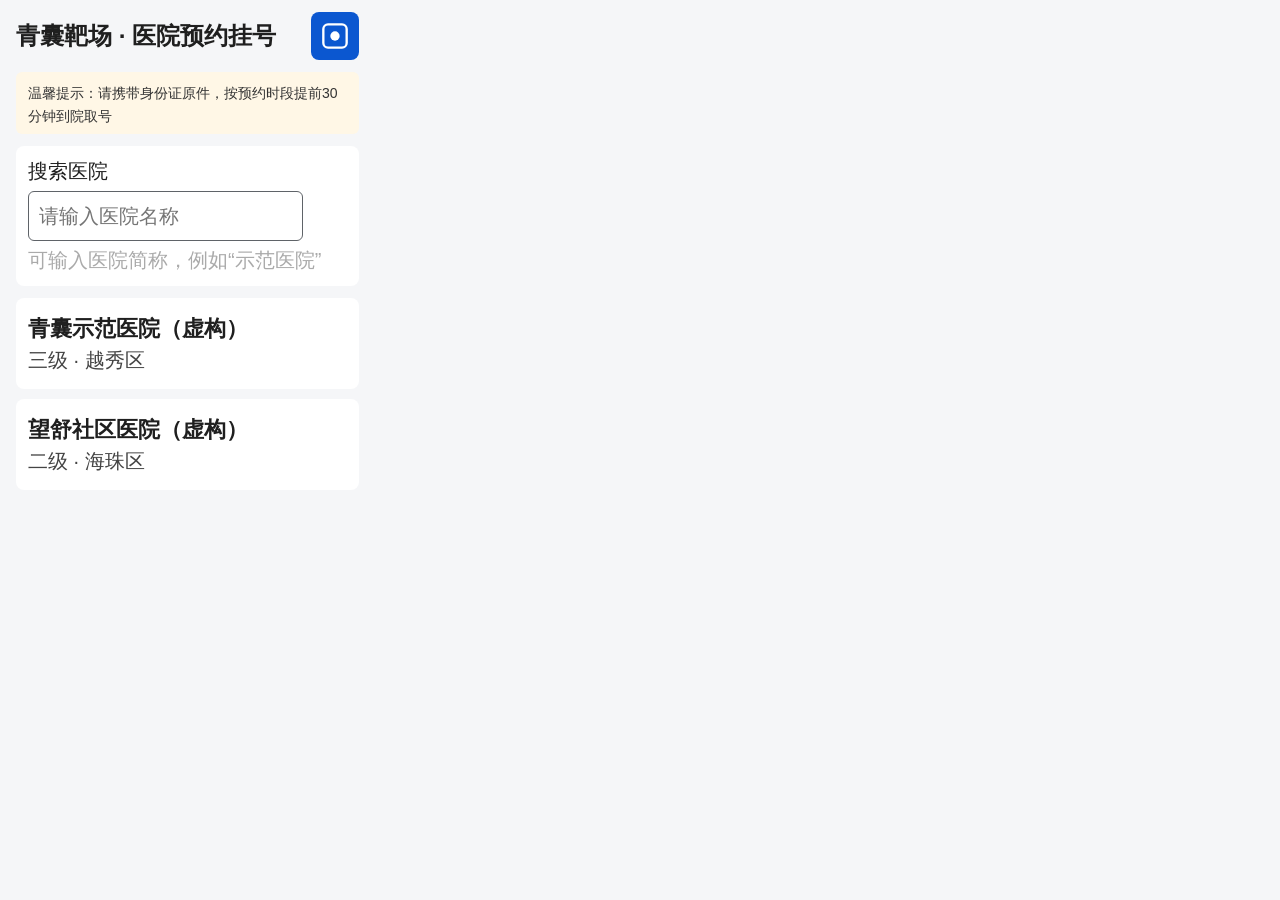
<file: api/demo/preview/before/index.html>
<!doctype html><html lang="zh-CN"><head><meta charset="utf-8"><meta name="viewport" content="width=375"><title>选择医院</title><style>
html,body{margin:0;padding:0;width:375px}
div{display:block} span{display:inline}
button{display:block;position:relative;margin-left:auto;margin-right:auto;padding-left:14px;padding-right:14px;box-sizing:border-box;font-size:18px;text-align:center;line-height:2.55555556;border-radius:5px;color:#000;background-color:#f8f8f8;border:none;width:184px;font-family:inherit;-webkit-appearance:none}
input{display:block;height:1.4rem;font-family:inherit;box-sizing:content-box;border:none;outline:none}
img{display:inline-block;width:320px;height:240px}
[data-wx-tag=movable-area]{position:relative;overflow:hidden}
[data-wx-tag=movable-view]{position:absolute;top:0;left:0;display:inline-block}

body {
  background-color: #f5f6f8;
  color: #1f1f1f;
  font-family: -apple-system, "PingFang SC", "Microsoft YaHei", sans-serif;
  font-size: 20px;
}
.page {
  padding: 12px 16px 80px;
}
.page-title {
  display: block;
  font-size: 24px;
  font-weight: 600;
  color: #1f1f1f;
  margin: 8px 0 12px;
}

.header {
  display: flex;
  align-items: center;
  justify-content: space-between;
  margin-bottom: 12px;
}
.title {
  font-size: 24px;
  font-weight: 600;
  color: #1f1f1f;
}
.scan-btn {
  width: 48px;
  height: 48px;
  padding: 0;
  margin: 0;
  background-color: #0b57d0;
  border-radius: 8px;
  display: flex;
  align-items: center;
  justify-content: center;
}
.scan-icon {
  width: 28px;
  height: 28px;
}
.notice {
  background-color: #fff7e6;
  border-radius: 6px;
  padding: 8px 12px;
  margin-bottom: 12px;
}
.notice-text {
  font-size: 14px;
  color: #333333;
}
.search {
  background-color: #ffffff;
  border-radius: 8px;
  padding: 12px;
  margin-bottom: 12px;
}
.search-label {
  display: block;
  font-size: 20px;
  color: #1f1f1f;
  margin-bottom: 6px;
}
.search-input {
  height: 48px;
  font-size: 20px;
  color: #1f1f1f;
  border: 1px solid #5f6368;
  border-radius: 6px;
  padding: 0 10px;
}
.hint-text {
  display: block;
  font-size: 20px;
  color: #aaaaaa;
  background-color: #ffffff;
  margin-top: 6px;
}
.hosp-card {
  width: 100%;
  box-sizing: border-box;
  display: block;
  text-align: left;
  background-color: #ffffff;
  color: #1f1f1f;
  border-radius: 8px;
  padding: 14px 12px;
  margin-bottom: 10px;
  min-height: 70px;
  line-height: 1.5;
}
.hosp-name {
  display: block;
  font-size: 22px;
  font-weight: 600;
  color: #1f1f1f;
}
.hosp-meta {
  display: block;
  font-size: 20px;
  color: #444444;
}
</style></head><body><div data-wx-tag="view" data-wxml-line="1" data-wxml-source="pages/index/index.wxml" class="page" id="index-page"><div data-wx-tag="view" data-wxml-line="2" data-wxml-source="pages/index/index.wxml" class="header" id="index-header"><span data-wx-tag="text" data-wxml-line="3" data-wxml-source="pages/index/index.wxml" class="title" id="index-title">青囊靶场 · 医院预约挂号</span><button data-wx-tag="button" data-wxml-line="4" data-wxml-source="pages/index/index.wxml" class="scan-btn" id="btn-scan" data-bindtap="onScan"><img data-wx-tag="image" data-wxml-line="4" data-wxml-source="pages/index/index.wxml" class="scan-icon" src="../../miniapp-assets/scan.svg"></button></div><div data-wx-tag="view" data-wxml-line="6" data-wxml-source="pages/index/index.wxml" class="notice" id="index-notice"><span data-wx-tag="text" data-wxml-line="7" data-wxml-source="pages/index/index.wxml" class="notice-text" id="notice-text">温馨提示：请携带身份证原件，按预约时段提前30分钟到院取号</span></div><div data-wx-tag="view" data-wxml-line="9" data-wxml-source="pages/index/index.wxml" class="search" id="index-search"><span data-wx-tag="text" data-wxml-line="10" data-wxml-source="pages/index/index.wxml" class="search-label" id="search-label">搜索医院</span><input data-wx-tag="input" data-wxml-line="11" data-wxml-source="pages/index/index.wxml" class="search-input" id="search-input" aria-label="输入医院名称搜索" placeholder="请输入医院名称"><span data-wx-tag="text" data-wxml-line="12" data-wxml-source="pages/index/index.wxml" class="hint-text" id="hint-text">可输入医院简称，例如“示范医院”</span></div><div data-wx-tag="view" data-wxml-line="14" data-wxml-source="pages/index/index.wxml" class="hosp-list" id="hosp-list"><button data-wx-tag="button" data-wxml-line="15" data-wxml-source="pages/index/index.wxml" class="hosp-card" id="hosp-1" data-bindtap="goDept"><span data-wx-tag="text" data-wxml-line="16" data-wxml-source="pages/index/index.wxml" class="hosp-name" id="hosp-1-name">青囊示范医院（虚构）</span><span data-wx-tag="text" data-wxml-line="17" data-wxml-source="pages/index/index.wxml" class="hosp-meta" id="hosp-1-meta">三级 · 越秀区</span></button><button data-wx-tag="button" data-wxml-line="19" data-wxml-source="pages/index/index.wxml" class="hosp-card" id="hosp-2" data-bindtap="goDept"><span data-wx-tag="text" data-wxml-line="20" data-wxml-source="pages/index/index.wxml" class="hosp-name" id="hosp-2-name">望舒社区医院（虚构）</span><span data-wx-tag="text" data-wxml-line="21" data-wxml-source="pages/index/index.wxml" class="hosp-meta" id="hosp-2-meta">二级 · 海珠区</span></button></div></div>
<style id="carelens-demo-bridge-style">
  .__cl_highlight {
    outline: 3px solid #e11d48 !important;
    outline-offset: 2px !important;
    box-shadow: 0 0 0 6px rgba(225, 29, 72, 0.22) !important;
    animation: __clPulse 1.1s ease-in-out infinite alternate;
    position: relative;
  }
  .__cl_sr_active {
    outline: 3px solid #0284c7 !important;
    outline-offset: 2px !important;
    box-shadow: 0 0 0 6px rgba(2, 132, 199, 0.28) !important;
  }
  .__cl_sr_badge {
    position: fixed;
    z-index: 99999;
    background: #0284c7;
    color: #fff;
    font-size: 12px;
    font-weight: 700;
    padding: 3px 8px;
    border-radius: 999px;
    pointer-events: none;
    box-shadow: 0 2px 8px rgba(0,0,0,0.28);
    max-width: 310px;
    white-space: nowrap;
    overflow: hidden;
    text-overflow: ellipsis;
  }
  @keyframes __clPulse {
    from { box-shadow: 0 0 0 3px rgba(225, 29, 72, 0.22); }
    to { box-shadow: 0 0 0 8px rgba(225, 29, 72, 0.36); }
  }
  body.__cl_elderly_sim {
    filter: blur(0.65px) contrast(0.84) saturate(0.82);
  }
  #__cl_toast {
    position: fixed;
    left: 14px;
    right: 14px;
    bottom: 14px;
    z-index: 99998;
    background: rgba(15, 23, 42, 0.94);
    color: #ffffff;
    font-size: 13px;
    line-height: 1.45;
    padding: 10px 12px;
    border-radius: 10px;
    box-shadow: 0 6px 18px rgba(15, 23, 42, 0.28);
    display: none;
  }
  .__cl_alt_verified {
    margin-top: 8px;
    padding: 8px 10px;
    border-radius: 6px;
    background: #ecfdf5;
    border: 1px solid #10b981;
    color: #065f46;
    font-size: 14px;
    line-height: 1.4;
  }
  #slider-area.__cl_slider_done {
    background: #dcfce7 !important;
    border: 1px solid #16a34a;
  }
</style>
<div id="__cl_toast" role="status" aria-live="polite"></div>
<script>
(function() {
  const VARIANT = "before";
  const PAGE = "index";
  let toastTimer = null;
  let badgeEl = null;

  function showToast(msg) {
    const t = document.getElementById('__cl_toast');
    if (!t) return;
    t.textContent = msg;
    t.style.display = 'block';
    clearTimeout(toastTimer);
    toastTimer = setTimeout(() => { t.style.display = 'none'; }, 3400);
  }

  function clearHighlights() {
    document.querySelectorAll('.__cl_highlight').forEach(el => el.classList.remove('__cl_highlight'));
  }

  function clearSr() {
    document.querySelectorAll('.__cl_sr_active').forEach(el => el.classList.remove('__cl_sr_active'));
    if (badgeEl && badgeEl.parentNode) badgeEl.parentNode.removeChild(badgeEl);
    badgeEl = null;
  }

  function isVisible(el) {
    if (!el) return false;
    const style = window.getComputedStyle(el);
    if (style.display === 'none' || style.visibility === 'hidden') return false;
    const rect = el.getBoundingClientRect();
    return rect.width > 0 && rect.height > 0;
  }

  function setModalVisible(show) {
    const mask = document.getElementById('notice-modal-mask');
    if (!mask) return;
    mask.style.display = show ? 'flex' : 'none';
    window.parent.postMessage({ type: 'carelens:modalState', open: !!show, variant: VARIANT, page: PAGE }, '*');
  }

  // Collect screen-reader focusable / key accessibility items strictly in DOM order
  function collectSrOrder() {
    const mask = document.getElementById('notice-modal-mask');
    const modalOpen = mask && window.getComputedStyle(mask).display !== 'none';
    const root = modalOpen ? document.getElementById('notice-modal') : document.body;
    if (!root) return [];

    const selector = [
      'button',
      'input',
      '[data-bindtap]',
      '[role="button"]',
      '[data-wx-tag="movable-area"]',
      '.status-dot'
    ].join(',');

    const nodes = Array.from(root.querySelectorAll(selector)).filter(el => isVisible(el));
    return nodes.map((el, idx) => {
      const tag = el.tagName.toLowerCase();
      const wxTag = el.getAttribute('data-wx-tag') || tag;
      const ariaLabel = (el.getAttribute('aria-label') || '').trim();
      const role = (el.getAttribute('role') || '').trim();
      const placeholder = (el.getAttribute('placeholder') || '').trim();
      const text = (el.innerText || el.textContent || '').replace(/\s+/g, ' ').trim();
      const cs = window.getComputedStyle(el);
      const cssOrder = parseInt(cs.order || '0', 10) || 0;

      let spoken = '';
      let diag = '';
      let isDefect = false;

      if (el.id === 'btn-scan' && !ariaLabel && !text) {
        spoken = '未命名按钮（读屏无法告知用途！）';
        diag = 'D05：button 内仅图标无 aria-label，视障者不知道这是扫码按钮';
        isDefect = true;
      } else if (el.classList.contains('status-dot') && !ariaLabel) {
        spoken = '（空白元素：读屏可能跳过，仅靠红绿圆点区分有号/约满）';
        diag = 'D11：仅用颜色传递信息，色弱/全盲无法分辨有号或约满';
        isDefect = true;
      } else if (tag === 'div' && el.getAttribute('data-bindtap') === 'pickSlot' && role !== 'button') {
        spoken = '文本：' + text + '（警告：无 button 语义，部分读屏不提示可点击！）';
        diag = 'D10：<view bindtap> 未加 role="button"，视障用户不知道可以点选该号源';
        isDefect = true;
      } else if (tag === 'input' && !ariaLabel) {
        spoken = '输入框，占位提示：' + (placeholder || '无') + '（开始输入后提示消失，无固定标签）';
        diag = 'D12：仅靠 placeholder，没有可见标签或 aria-label';
        isDefect = true;
      } else if (el.id === 'slider-area') {
        spoken = ariaLabel ? ('验证区域：' + ariaLabel) : '自定义滑块区域（非标准控件，无法用键盘/读屏单指完成拖动）';
        diag = VARIANT === 'before'
          ? 'D08：必须拖动滑块验证，无短信/语音替代通道'
          : '已保留滑块并增加下方短信/语音验证替代按钮（演示占位）';
        isDefect = VARIANT === 'before';
      } else if (el.id === 'btn-submit' && cssOrder > 0) {
        spoken = '按钮：' + (ariaLabel || text) + '【异常！DOM排第1，视觉被CSS order推到最底】';
        diag = 'D09：焦点顺序错乱！视障用户刚进页面还没核对信息、没输身份证就先读到“提交预约”';
        isDefect = true;
      } else if (el.id === 'modal-close') {
        const rect = el.getBoundingClientRect();
        const small = rect.width < 44 || rect.height < 44;
        spoken = '按钮：' + (ariaLabel || text) + (small ? '（触控区仅 ' + Math.round(rect.width) + '×' + Math.round(rect.height) + 'px，极易误触）' : '');
        diag = small ? 'D07：关闭按钮仅 16×16px 贴右上角，老人很难点中' : 'D07 已修复：关闭区扩大至 44×44px 并新增底部“我知道了”大按钮';
        isDefect = small;
      } else if (el.classList.contains('icon-item')) {
        const hasVisibleText = text.length > 0;
        spoken = '按钮：' + (ariaLabel || text) + (hasVisibleText ? '' : '（屏幕无可见文字，仅读屏有 aria-label）');
        diag = hasVisibleText ? 'D06 已修复：图标下方已补充清晰可见文字' : 'D06：纯图标无可见文字，低视力老人看不懂图标含义';
        isDefect = !hasVisibleText;
      } else {
        const roleLabel = (tag === 'button' || role === 'button') ? '按钮' : (tag === 'input' ? '输入框' : '元素');
        spoken = roleLabel + '：' + (ariaLabel || text || placeholder || el.id);
        diag = '语义与顺序正常';
      }

      return {
        index: idx,
        id: el.id || ('item-' + idx),
        wxTag,
        label: ariaLabel || text || placeholder || el.id,
        spoken,
        diag,
        isDefect,
        cssOrder
      };
    });
  }

  function focusSrStep(stepIdx) {
    clearSr();
    const mask = document.getElementById('notice-modal-mask');
    const modalOpen = mask && window.getComputedStyle(mask).display !== 'none';
    const root = modalOpen ? document.getElementById('notice-modal') : document.body;
    const selector = 'button,input,[data-bindtap],[role="button"],[data-wx-tag="movable-area"],.status-dot';
    const nodes = root ? Array.from(root.querySelectorAll(selector)).filter(el => isVisible(el)) : [];
    const items = collectSrOrder();
    if (!nodes.length || stepIdx < 0 || stepIdx >= nodes.length) {
      window.parent.postMessage({ type: 'carelens:srInfo', variant: VARIANT, page: PAGE, items, activeIndex: -1 }, '*');
      return;
    }
    const target = nodes[stepIdx];
    target.classList.add('__cl_sr_active');
    target.scrollIntoView({ behavior: 'smooth', block: 'center' });
    const rect = target.getBoundingClientRect();
    badgeEl = document.createElement('div');
    badgeEl.className = '__cl_sr_badge';
    badgeEl.textContent = '读屏第 ' + (stepIdx + 1) + '/' + nodes.length + ' 步：' + items[stepIdx].label;
    badgeEl.style.left = Math.max(8, Math.min(rect.left, 70)) + 'px';
    badgeEl.style.top = Math.max(8, rect.top - 28) + 'px';
    document.body.appendChild(badgeEl);
    window.parent.postMessage({ type: 'carelens:srInfo', variant: VARIANT, page: PAGE, items, activeIndex: stepIdx }, '*');
  }

  // Wire interactive miniapp actions
  document.addEventListener('click', function(ev) {
    const el = ev.target.closest('[data-bindtap]');
    if (!el) return;
    const action = el.getAttribute('data-bindtap');
    if (action === 'goDept') {
      window.parent.postMessage({ type: 'carelens:navigate', page: 'departments' }, '*');
    } else if (action === 'goDoctors') {
      window.parent.postMessage({ type: 'carelens:navigate', page: 'doctors' }, '*');
    } else if (action === 'pickSlot') {
      window.parent.postMessage({ type: 'carelens:navigate', page: 'confirm' }, '*');
    } else if (action === 'goBack') {
      window.parent.postMessage({ type: 'carelens:navigate', page: 'doctors' }, '*');
    } else if (action === 'closeModal') {
      setModalVisible(false);
      showToast('已关闭挂号须知弹窗（可点击右侧工具栏重新打开对比关闭按钮大小）');
    } else if (action === 'onScan') {
      const noLabel = !el.getAttribute('aria-label');
      showToast(noLabel
        ? '扫码按钮点击：修复前无 aria-label，视障读屏只能读出“按钮”'
        : '扫码按钮点击：修复后已补齐 aria-label="扫码"');
    } else if (action === 'onFav') {
      const cur = el.textContent.trim();
      el.textContent = cur === '☆' ? '★' : '☆';
      showToast(VARIANT === 'before'
        ? '收藏点击：修复前热区仅 30×30px，手指偏一点就点不中'
        : '收藏点击：修复后热区已扩至 44×44px');
    } else if (action === 'onAltVerify') {
      const vb = document.getElementById('verify-block');
      if (vb && !vb.querySelector('.__cl_alt_verified')) {
        const note = document.createElement('div');
        note.className = '__cl_alt_verified';
        note.textContent = '✓ 已切换至短信验证码/语音验证替代入口（演示占位：实际需接入医院认证接口）';
        vb.appendChild(note);
      }
      showToast('已启用无障碍替代验证通道（替代拖动滑块）');
    } else if (action === 'onSubmit') {
      showToast('🛡️ 安全护栏（stop_before_submit）：本地演示拦截提交，不向外部发请求');
      window.parent.postMessage({ type: 'carelens:submitIntercepted' }, '*');
    }
  });

  // Interactive slider drag/click feedback on confirm page
  const sliderArea = document.getElementById('slider-area');
  const sliderHandle = document.getElementById('slider-handle');
  if (sliderArea && sliderHandle) {
    let dragging = false;
    let startX = 0;
    sliderHandle.addEventListener('pointerdown', (e) => {
      dragging = true;
      startX = e.clientX;
      sliderHandle.setPointerCapture(e.pointerId);
    });
    sliderHandle.addEventListener('pointermove', (e) => {
      if (!dragging) return;
      const maxDx = Math.max(40, sliderArea.clientWidth - sliderHandle.clientWidth);
      const dx = Math.max(0, Math.min(maxDx, e.clientX - startX));
      sliderHandle.style.left = dx + 'px';
      if (dx >= maxDx - 6) {
        sliderArea.classList.add('__cl_slider_done');
        sliderHandle.textContent = '✓';
      }
    });
    sliderHandle.addEventListener('pointerup', () => {
      dragging = false;
      if (!sliderArea.classList.contains('__cl_slider_done')) {
        sliderHandle.style.left = '0px';
        showToast('滑块未拖到最右已回弹——手抖老人或读屏用户极难完成该操作！');
      } else {
        showToast('滑块拖动成功（但全盲用户仍无法用读屏单指拖过去）');
      }
    });
  }

  window.addEventListener('message', function(ev) {
    const d = ev.data || {};
    if (d.type === 'highlight') {
      clearHighlights();
      const ids = Array.isArray(d.ids) ? d.ids : [];
      if (PAGE === 'doctors' && ids.length) {
        const modalIds = new Set(['modal-close', 'modal-close-ok', 'notice-modal']);
        const needsModal = ids.some(id => modalIds.has(id));
        setModalVisible(needsModal);
      }
      let firstEl = null;
      ids.forEach(id => {
        const el = document.getElementById(id);
        if (el) {
          el.classList.add('__cl_highlight');
          if (!firstEl) firstEl = el;
        }
      });
      if (firstEl) {
        firstEl.scrollIntoView({ behavior: 'smooth', block: 'center' });
      }
    } else if (d.type === 'clearHighlight') {
      clearHighlights();
    } else if (d.type === 'elderlyFilter') {
      document.body.classList.toggle('__cl_elderly_sim', !!d.enabled);
    } else if (d.type === 'toggleModal') {
      setModalVisible(!!d.show);
    } else if (d.type === 'srQueryOrder') {
      const items = collectSrOrder();
      window.parent.postMessage({ type: 'carelens:srInfo', variant: VARIANT, page: PAGE, items, activeIndex: -1 }, '*');
    } else if (d.type === 'srFocusStep') {
      focusSrStep(Number(d.index || 0));
    } else if (d.type === 'srReset') {
      clearSr();
    }
  });

  // Report ready + initial SR order
  window.addEventListener('DOMContentLoaded', function() {
    const mask = document.getElementById('notice-modal-mask');
    const modalOpen = !!(mask && window.getComputedStyle(mask).display !== 'none');
    window.parent.postMessage({
      type: 'carelens:ready',
      variant: VARIANT,
      page: PAGE,
      modalOpen,
      items: collectSrOrder()
    }, '*');
  });
})();
</script>
</body></html>
</file>
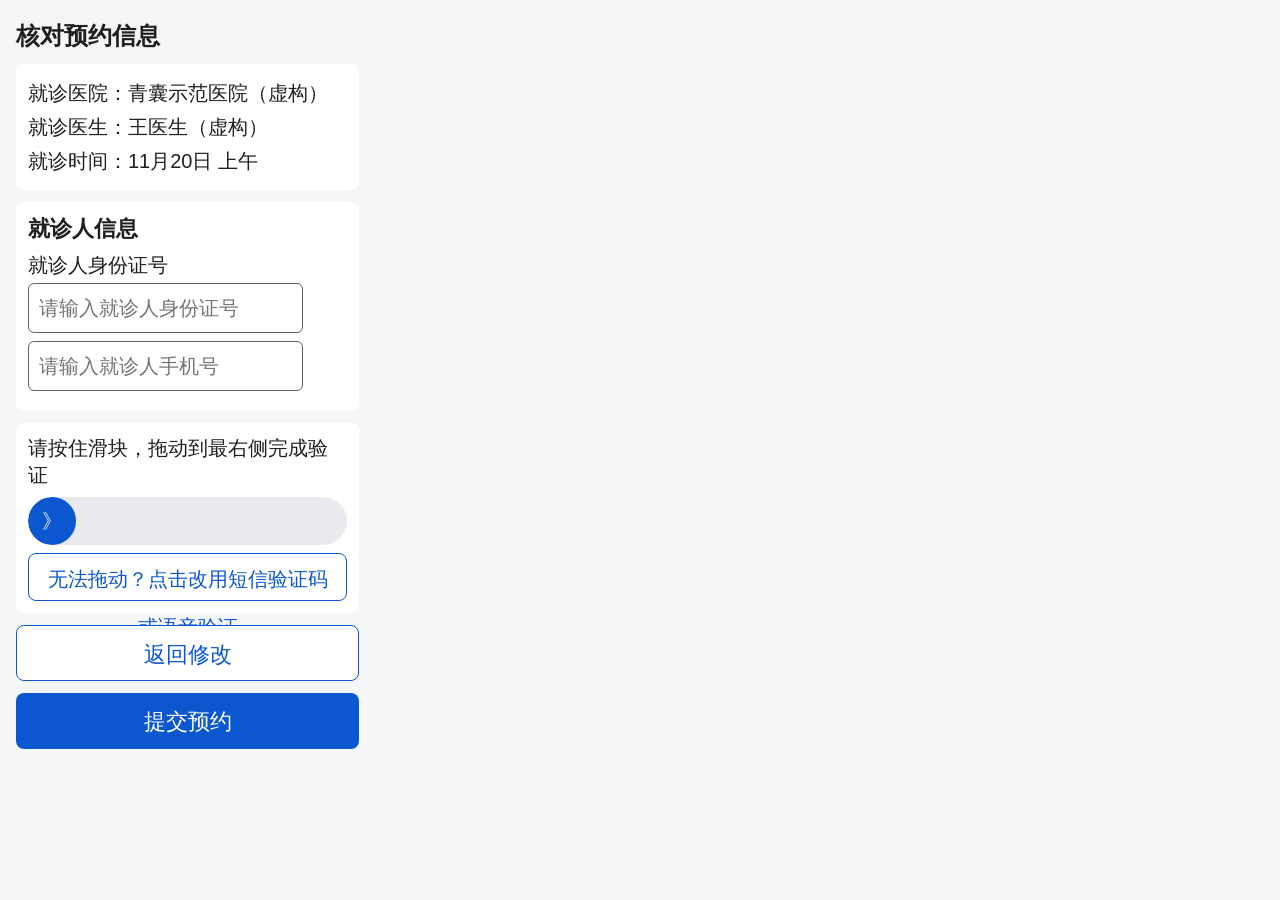
<file: api/demo/preview/after/confirm.html>
<!doctype html><html lang="zh-CN"><head><meta charset="utf-8"><meta name="viewport" content="width=375"><title>核对预约信息</title><style>
html,body{margin:0;padding:0;width:375px}
div{display:block} span{display:inline}
button{display:block;position:relative;margin-left:auto;margin-right:auto;padding-left:14px;padding-right:14px;box-sizing:border-box;font-size:18px;text-align:center;line-height:2.55555556;border-radius:5px;color:#000;background-color:#f8f8f8;border:none;width:184px;font-family:inherit;-webkit-appearance:none}
input{display:block;height:1.4rem;font-family:inherit;box-sizing:content-box;border:none;outline:none}
img{display:inline-block;width:320px;height:240px}
[data-wx-tag=movable-area]{position:relative;overflow:hidden}
[data-wx-tag=movable-view]{position:absolute;top:0;left:0;display:inline-block}

body {
  background-color: #f5f6f8;
  color: #1f1f1f;
  font-family: -apple-system, "PingFang SC", "Microsoft YaHei", sans-serif;
  font-size: 20px;
}
.page {
  padding: 12px 16px 80px;
}
.page-title {
  display: block;
  font-size: 24px;
  font-weight: 600;
  color: #1f1f1f;
  margin: 8px 0 12px;
}

.confirm-body {
  display: flex;
  flex-direction: column;
}
.submit-btn {
  width: 100%;
  box-sizing: border-box;
  height: 56px;
  line-height: 56px;
  font-size: 22px;
  color: #ffffff;
  background-color: #0b57d0;
  border-radius: 8px;
  margin-top: 12px;
}
.info-block,
.form-block,
.verify-block {
  background-color: #ffffff;
  border-radius: 8px;
  padding: 12px;
  margin-bottom: 12px;
}
.info-line {
  display: block;
  font-size: 20px;
  line-height: 1.7;
  color: #1f1f1f;
}
.form-title {
  display: block;
  font-size: 22px;
  font-weight: 600;
  color: #1f1f1f;
  margin-bottom: 8px;
}
.id-input,
.phone-input {
  height: 48px;
  font-size: 20px;
  color: #1f1f1f;
  border: 1px solid #5f6368;
  border-radius: 6px;
  padding: 0 10px;
  margin-bottom: 8px;
}
.verify-tip {
  display: block;
  font-size: 20px;
  color: #1f1f1f;
  margin-bottom: 8px;
}
.slider-area {
  width: 100%;
  height: 48px;
  background-color: #e8eaed;
  border-radius: 24px;
}
.slider-handle {
  width: 48px;
  height: 48px;
  line-height: 48px;
  text-align: center;
  font-size: 20px;
  color: #ffffff;
  background-color: #0b57d0;
  border-radius: 24px;
}
.back-btn {
  width: 100%;
  box-sizing: border-box;
  height: 56px;
  line-height: 56px;
  font-size: 22px;
  color: #0b57d0;
  background-color: #ffffff;
  border: 1px solid #0b57d0;
  border-radius: 8px;
}
.verify-alt-btn {
  width: 100%;
  height: 48px;
  line-height: 48px;
  font-size: 20px;
  color: #0b57d0;
  background-color: #ffffff;
  border: 1px solid #0b57d0;
  border-radius: 8px;
  margin-top: 8px;
}
.field-label {
  display: block;
  font-size: 20px;
  color: #1f1f1f;
  margin-bottom: 4px;
}
</style></head><body><div data-wx-tag="view" data-wxml-line="1" data-wxml-source="pages/confirm/confirm.wxml" class="page" id="confirm-page"><span data-wx-tag="text" data-wxml-line="2" data-wxml-source="pages/confirm/confirm.wxml" class="page-title" id="confirm-title">核对预约信息</span><div data-wx-tag="view" data-wxml-line="3" data-wxml-source="pages/confirm/confirm.wxml" class="confirm-body" id="confirm-body"><div data-wx-tag="view" data-wxml-line="4" data-wxml-source="pages/confirm/confirm.wxml" class="info-block" id="info-block"><span data-wx-tag="text" data-wxml-line="5" data-wxml-source="pages/confirm/confirm.wxml" class="info-line" id="info-hosp">就诊医院：青囊示范医院（虚构）</span><span data-wx-tag="text" data-wxml-line="6" data-wxml-source="pages/confirm/confirm.wxml" class="info-line" id="info-doc">就诊医生：王医生（虚构）</span><span data-wx-tag="text" data-wxml-line="7" data-wxml-source="pages/confirm/confirm.wxml" class="info-line" id="info-slot">就诊时间：11月20日 上午</span></div><div data-wx-tag="view" data-wxml-line="9" data-wxml-source="pages/confirm/confirm.wxml" class="form-block" id="form-block"><span data-wx-tag="text" data-wxml-line="10" data-wxml-source="pages/confirm/confirm.wxml" class="form-title" id="form-title">就诊人信息</span><span data-wx-tag="text" data-wxml-line="11" data-wxml-source="pages/confirm/confirm.wxml" class="field-label" id="idcard-input-label">就诊人身份证号</span><input data-wx-tag="input" data-wxml-line="12" data-wxml-source="pages/confirm/confirm.wxml" class="id-input" id="idcard-input" type="text" placeholder="请输入就诊人身份证号" aria-label="就诊人身份证号"><input data-wx-tag="input" data-wxml-line="13" data-wxml-source="pages/confirm/confirm.wxml" class="phone-input" id="phone-input" type="tel" aria-label="就诊人手机号" placeholder="请输入就诊人手机号"></div><div data-wx-tag="view" data-wxml-line="15" data-wxml-source="pages/confirm/confirm.wxml" class="verify-block" id="verify-block"><span data-wx-tag="text" data-wxml-line="16" data-wxml-source="pages/confirm/confirm.wxml" class="verify-tip" id="verify-tip">请按住滑块，拖动到最右侧完成验证</span><div data-wx-tag="movable-area" data-wxml-line="17" data-wxml-source="pages/confirm/confirm.wxml" class="slider-area" id="slider-area" aria-label="滑块验证（无法拖动可改用下方按钮）"><div data-wx-tag="movable-view" data-wxml-line="18" data-wxml-source="pages/confirm/confirm.wxml" class="slider-handle" id="slider-handle">》</div></div><button data-wx-tag="button" data-wxml-line="20" data-wxml-source="pages/confirm/confirm.wxml" class="verify-alt-btn" id="verify-alt-btn" data-bindtap="onAltVerify">无法拖动？点击改用短信验证码或语音验证</button></div><button data-wx-tag="button" data-wxml-line="22" data-wxml-source="pages/confirm/confirm.wxml" class="back-btn" id="btn-back" data-bindtap="goBack">返回修改</button><button data-wx-tag="button" data-wxml-line="23" data-wxml-source="pages/confirm/confirm.wxml" class="submit-btn" id="btn-submit" data-bindtap="onSubmit">提交预约</button></div></div>
<style id="carelens-demo-bridge-style">
  .__cl_highlight {
    outline: 3px solid #e11d48 !important;
    outline-offset: 2px !important;
    box-shadow: 0 0 0 6px rgba(225, 29, 72, 0.22) !important;
    animation: __clPulse 1.1s ease-in-out infinite alternate;
    position: relative;
  }
  .__cl_sr_active {
    outline: 3px solid #0284c7 !important;
    outline-offset: 2px !important;
    box-shadow: 0 0 0 6px rgba(2, 132, 199, 0.28) !important;
  }
  .__cl_sr_badge {
    position: fixed;
    z-index: 99999;
    background: #0284c7;
    color: #fff;
    font-size: 12px;
    font-weight: 700;
    padding: 3px 8px;
    border-radius: 999px;
    pointer-events: none;
    box-shadow: 0 2px 8px rgba(0,0,0,0.28);
    max-width: 310px;
    white-space: nowrap;
    overflow: hidden;
    text-overflow: ellipsis;
  }
  @keyframes __clPulse {
    from { box-shadow: 0 0 0 3px rgba(225, 29, 72, 0.22); }
    to { box-shadow: 0 0 0 8px rgba(225, 29, 72, 0.36); }
  }
  body.__cl_elderly_sim {
    filter: blur(0.65px) contrast(0.84) saturate(0.82);
  }
  #__cl_toast {
    position: fixed;
    left: 14px;
    right: 14px;
    bottom: 14px;
    z-index: 99998;
    background: rgba(15, 23, 42, 0.94);
    color: #ffffff;
    font-size: 13px;
    line-height: 1.45;
    padding: 10px 12px;
    border-radius: 10px;
    box-shadow: 0 6px 18px rgba(15, 23, 42, 0.28);
    display: none;
  }
  .__cl_alt_verified {
    margin-top: 8px;
    padding: 8px 10px;
    border-radius: 6px;
    background: #ecfdf5;
    border: 1px solid #10b981;
    color: #065f46;
    font-size: 14px;
    line-height: 1.4;
  }
  #slider-area.__cl_slider_done {
    background: #dcfce7 !important;
    border: 1px solid #16a34a;
  }
</style>
<div id="__cl_toast" role="status" aria-live="polite"></div>
<script>
(function() {
  const VARIANT = "after";
  const PAGE = "confirm";
  let toastTimer = null;
  let badgeEl = null;

  function showToast(msg) {
    const t = document.getElementById('__cl_toast');
    if (!t) return;
    t.textContent = msg;
    t.style.display = 'block';
    clearTimeout(toastTimer);
    toastTimer = setTimeout(() => { t.style.display = 'none'; }, 3400);
  }

  function clearHighlights() {
    document.querySelectorAll('.__cl_highlight').forEach(el => el.classList.remove('__cl_highlight'));
  }

  function clearSr() {
    document.querySelectorAll('.__cl_sr_active').forEach(el => el.classList.remove('__cl_sr_active'));
    if (badgeEl && badgeEl.parentNode) badgeEl.parentNode.removeChild(badgeEl);
    badgeEl = null;
  }

  function isVisible(el) {
    if (!el) return false;
    const style = window.getComputedStyle(el);
    if (style.display === 'none' || style.visibility === 'hidden') return false;
    const rect = el.getBoundingClientRect();
    return rect.width > 0 && rect.height > 0;
  }

  function setModalVisible(show) {
    const mask = document.getElementById('notice-modal-mask');
    if (!mask) return;
    mask.style.display = show ? 'flex' : 'none';
    window.parent.postMessage({ type: 'carelens:modalState', open: !!show, variant: VARIANT, page: PAGE }, '*');
  }

  // Collect screen-reader focusable / key accessibility items strictly in DOM order
  function collectSrOrder() {
    const mask = document.getElementById('notice-modal-mask');
    const modalOpen = mask && window.getComputedStyle(mask).display !== 'none';
    const root = modalOpen ? document.getElementById('notice-modal') : document.body;
    if (!root) return [];

    const selector = [
      'button',
      'input',
      '[data-bindtap]',
      '[role="button"]',
      '[data-wx-tag="movable-area"]',
      '.status-dot'
    ].join(',');

    const nodes = Array.from(root.querySelectorAll(selector)).filter(el => isVisible(el));
    return nodes.map((el, idx) => {
      const tag = el.tagName.toLowerCase();
      const wxTag = el.getAttribute('data-wx-tag') || tag;
      const ariaLabel = (el.getAttribute('aria-label') || '').trim();
      const role = (el.getAttribute('role') || '').trim();
      const placeholder = (el.getAttribute('placeholder') || '').trim();
      const text = (el.innerText || el.textContent || '').replace(/\s+/g, ' ').trim();
      const cs = window.getComputedStyle(el);
      const cssOrder = parseInt(cs.order || '0', 10) || 0;

      let spoken = '';
      let diag = '';
      let isDefect = false;

      if (el.id === 'btn-scan' && !ariaLabel && !text) {
        spoken = '未命名按钮（读屏无法告知用途！）';
        diag = 'D05：button 内仅图标无 aria-label，视障者不知道这是扫码按钮';
        isDefect = true;
      } else if (el.classList.contains('status-dot') && !ariaLabel) {
        spoken = '（空白元素：读屏可能跳过，仅靠红绿圆点区分有号/约满）';
        diag = 'D11：仅用颜色传递信息，色弱/全盲无法分辨有号或约满';
        isDefect = true;
      } else if (tag === 'div' && el.getAttribute('data-bindtap') === 'pickSlot' && role !== 'button') {
        spoken = '文本：' + text + '（警告：无 button 语义，部分读屏不提示可点击！）';
        diag = 'D10：<view bindtap> 未加 role="button"，视障用户不知道可以点选该号源';
        isDefect = true;
      } else if (tag === 'input' && !ariaLabel) {
        spoken = '输入框，占位提示：' + (placeholder || '无') + '（开始输入后提示消失，无固定标签）';
        diag = 'D12：仅靠 placeholder，没有可见标签或 aria-label';
        isDefect = true;
      } else if (el.id === 'slider-area') {
        spoken = ariaLabel ? ('验证区域：' + ariaLabel) : '自定义滑块区域（非标准控件，无法用键盘/读屏单指完成拖动）';
        diag = VARIANT === 'before'
          ? 'D08：必须拖动滑块验证，无短信/语音替代通道'
          : '已保留滑块并增加下方短信/语音验证替代按钮（演示占位）';
        isDefect = VARIANT === 'before';
      } else if (el.id === 'btn-submit' && cssOrder > 0) {
        spoken = '按钮：' + (ariaLabel || text) + '【异常！DOM排第1，视觉被CSS order推到最底】';
        diag = 'D09：焦点顺序错乱！视障用户刚进页面还没核对信息、没输身份证就先读到“提交预约”';
        isDefect = true;
      } else if (el.id === 'modal-close') {
        const rect = el.getBoundingClientRect();
        const small = rect.width < 44 || rect.height < 44;
        spoken = '按钮：' + (ariaLabel || text) + (small ? '（触控区仅 ' + Math.round(rect.width) + '×' + Math.round(rect.height) + 'px，极易误触）' : '');
        diag = small ? 'D07：关闭按钮仅 16×16px 贴右上角，老人很难点中' : 'D07 已修复：关闭区扩大至 44×44px 并新增底部“我知道了”大按钮';
        isDefect = small;
      } else if (el.classList.contains('icon-item')) {
        const hasVisibleText = text.length > 0;
        spoken = '按钮：' + (ariaLabel || text) + (hasVisibleText ? '' : '（屏幕无可见文字，仅读屏有 aria-label）');
        diag = hasVisibleText ? 'D06 已修复：图标下方已补充清晰可见文字' : 'D06：纯图标无可见文字，低视力老人看不懂图标含义';
        isDefect = !hasVisibleText;
      } else {
        const roleLabel = (tag === 'button' || role === 'button') ? '按钮' : (tag === 'input' ? '输入框' : '元素');
        spoken = roleLabel + '：' + (ariaLabel || text || placeholder || el.id);
        diag = '语义与顺序正常';
      }

      return {
        index: idx,
        id: el.id || ('item-' + idx),
        wxTag,
        label: ariaLabel || text || placeholder || el.id,
        spoken,
        diag,
        isDefect,
        cssOrder
      };
    });
  }

  function focusSrStep(stepIdx) {
    clearSr();
    const mask = document.getElementById('notice-modal-mask');
    const modalOpen = mask && window.getComputedStyle(mask).display !== 'none';
    const root = modalOpen ? document.getElementById('notice-modal') : document.body;
    const selector = 'button,input,[data-bindtap],[role="button"],[data-wx-tag="movable-area"],.status-dot';
    const nodes = root ? Array.from(root.querySelectorAll(selector)).filter(el => isVisible(el)) : [];
    const items = collectSrOrder();
    if (!nodes.length || stepIdx < 0 || stepIdx >= nodes.length) {
      window.parent.postMessage({ type: 'carelens:srInfo', variant: VARIANT, page: PAGE, items, activeIndex: -1 }, '*');
      return;
    }
    const target = nodes[stepIdx];
    target.classList.add('__cl_sr_active');
    target.scrollIntoView({ behavior: 'smooth', block: 'center' });
    const rect = target.getBoundingClientRect();
    badgeEl = document.createElement('div');
    badgeEl.className = '__cl_sr_badge';
    badgeEl.textContent = '读屏第 ' + (stepIdx + 1) + '/' + nodes.length + ' 步：' + items[stepIdx].label;
    badgeEl.style.left = Math.max(8, Math.min(rect.left, 70)) + 'px';
    badgeEl.style.top = Math.max(8, rect.top - 28) + 'px';
    document.body.appendChild(badgeEl);
    window.parent.postMessage({ type: 'carelens:srInfo', variant: VARIANT, page: PAGE, items, activeIndex: stepIdx }, '*');
  }

  // Wire interactive miniapp actions
  document.addEventListener('click', function(ev) {
    const el = ev.target.closest('[data-bindtap]');
    if (!el) return;
    const action = el.getAttribute('data-bindtap');
    if (action === 'goDept') {
      window.parent.postMessage({ type: 'carelens:navigate', page: 'departments' }, '*');
    } else if (action === 'goDoctors') {
      window.parent.postMessage({ type: 'carelens:navigate', page: 'doctors' }, '*');
    } else if (action === 'pickSlot') {
      window.parent.postMessage({ type: 'carelens:navigate', page: 'confirm' }, '*');
    } else if (action === 'goBack') {
      window.parent.postMessage({ type: 'carelens:navigate', page: 'doctors' }, '*');
    } else if (action === 'closeModal') {
      setModalVisible(false);
      showToast('已关闭挂号须知弹窗（可点击右侧工具栏重新打开对比关闭按钮大小）');
    } else if (action === 'onScan') {
      const noLabel = !el.getAttribute('aria-label');
      showToast(noLabel
        ? '扫码按钮点击：修复前无 aria-label，视障读屏只能读出“按钮”'
        : '扫码按钮点击：修复后已补齐 aria-label="扫码"');
    } else if (action === 'onFav') {
      const cur = el.textContent.trim();
      el.textContent = cur === '☆' ? '★' : '☆';
      showToast(VARIANT === 'before'
        ? '收藏点击：修复前热区仅 30×30px，手指偏一点就点不中'
        : '收藏点击：修复后热区已扩至 44×44px');
    } else if (action === 'onAltVerify') {
      const vb = document.getElementById('verify-block');
      if (vb && !vb.querySelector('.__cl_alt_verified')) {
        const note = document.createElement('div');
        note.className = '__cl_alt_verified';
        note.textContent = '✓ 已切换至短信验证码/语音验证替代入口（演示占位：实际需接入医院认证接口）';
        vb.appendChild(note);
      }
      showToast('已启用无障碍替代验证通道（替代拖动滑块）');
    } else if (action === 'onSubmit') {
      showToast('🛡️ 安全护栏（stop_before_submit）：本地演示拦截提交，不向外部发请求');
      window.parent.postMessage({ type: 'carelens:submitIntercepted' }, '*');
    }
  });

  // Interactive slider drag/click feedback on confirm page
  const sliderArea = document.getElementById('slider-area');
  const sliderHandle = document.getElementById('slider-handle');
  if (sliderArea && sliderHandle) {
    let dragging = false;
    let startX = 0;
    sliderHandle.addEventListener('pointerdown', (e) => {
      dragging = true;
      startX = e.clientX;
      sliderHandle.setPointerCapture(e.pointerId);
    });
    sliderHandle.addEventListener('pointermove', (e) => {
      if (!dragging) return;
      const maxDx = Math.max(40, sliderArea.clientWidth - sliderHandle.clientWidth);
      const dx = Math.max(0, Math.min(maxDx, e.clientX - startX));
      sliderHandle.style.left = dx + 'px';
      if (dx >= maxDx - 6) {
        sliderArea.classList.add('__cl_slider_done');
        sliderHandle.textContent = '✓';
      }
    });
    sliderHandle.addEventListener('pointerup', () => {
      dragging = false;
      if (!sliderArea.classList.contains('__cl_slider_done')) {
        sliderHandle.style.left = '0px';
        showToast('滑块未拖到最右已回弹——手抖老人或读屏用户极难完成该操作！');
      } else {
        showToast('滑块拖动成功（但全盲用户仍无法用读屏单指拖过去）');
      }
    });
  }

  window.addEventListener('message', function(ev) {
    const d = ev.data || {};
    if (d.type === 'highlight') {
      clearHighlights();
      const ids = Array.isArray(d.ids) ? d.ids : [];
      if (PAGE === 'doctors' && ids.length) {
        const modalIds = new Set(['modal-close', 'modal-close-ok', 'notice-modal']);
        const needsModal = ids.some(id => modalIds.has(id));
        setModalVisible(needsModal);
      }
      let firstEl = null;
      ids.forEach(id => {
        const el = document.getElementById(id);
        if (el) {
          el.classList.add('__cl_highlight');
          if (!firstEl) firstEl = el;
        }
      });
      if (firstEl) {
        firstEl.scrollIntoView({ behavior: 'smooth', block: 'center' });
      }
    } else if (d.type === 'clearHighlight') {
      clearHighlights();
    } else if (d.type === 'elderlyFilter') {
      document.body.classList.toggle('__cl_elderly_sim', !!d.enabled);
    } else if (d.type === 'toggleModal') {
      setModalVisible(!!d.show);
    } else if (d.type === 'srQueryOrder') {
      const items = collectSrOrder();
      window.parent.postMessage({ type: 'carelens:srInfo', variant: VARIANT, page: PAGE, items, activeIndex: -1 }, '*');
    } else if (d.type === 'srFocusStep') {
      focusSrStep(Number(d.index || 0));
    } else if (d.type === 'srReset') {
      clearSr();
    }
  });

  // Report ready + initial SR order
  window.addEventListener('DOMContentLoaded', function() {
    const mask = document.getElementById('notice-modal-mask');
    const modalOpen = !!(mask && window.getComputedStyle(mask).display !== 'none');
    window.parent.postMessage({
      type: 'carelens:ready',
      variant: VARIANT,
      page: PAGE,
      modalOpen,
      items: collectSrOrder()
    }, '*');
  });
})();
</script>
</body></html>
</file>
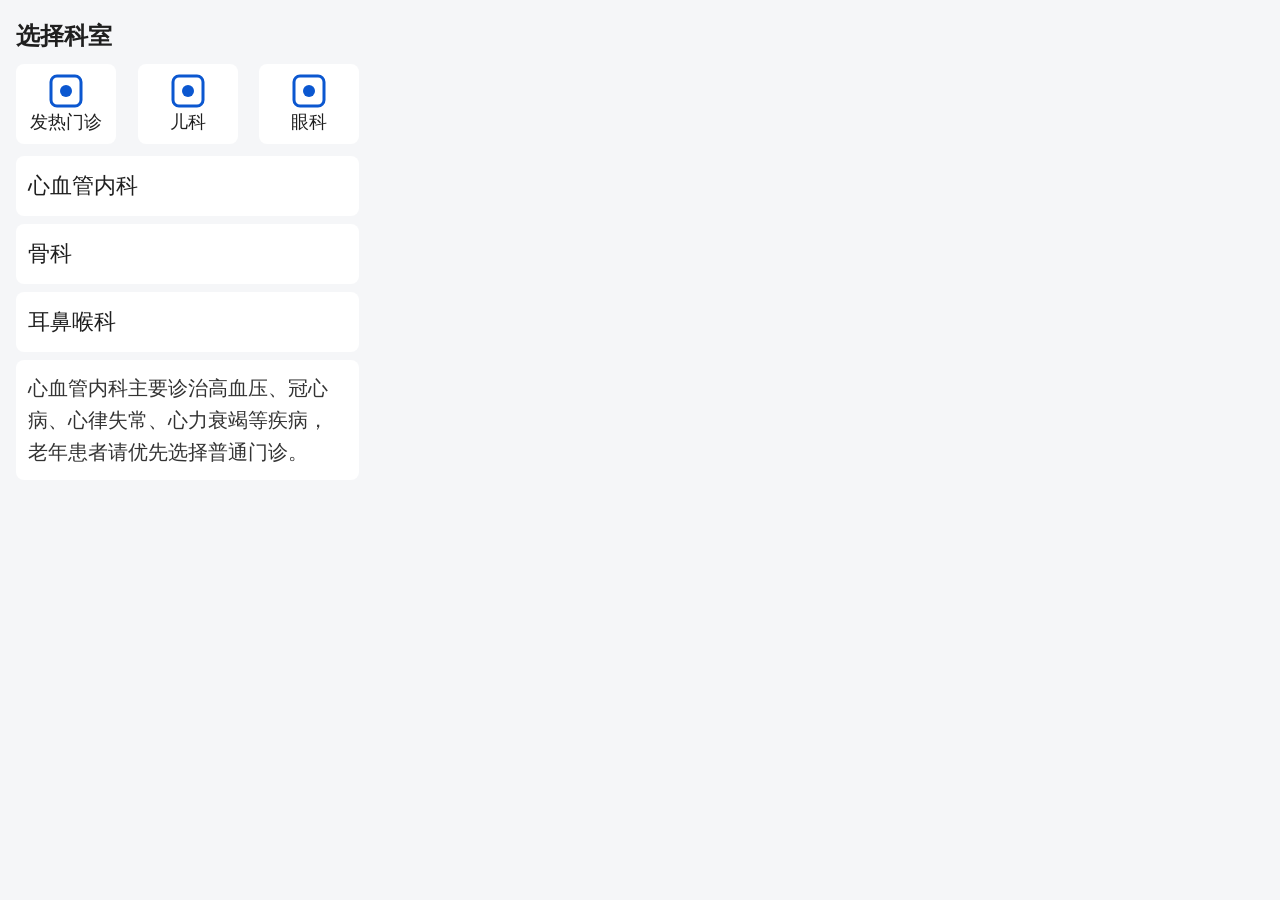
<file: api/demo/preview/after/departments.html>
<!doctype html><html lang="zh-CN"><head><meta charset="utf-8"><meta name="viewport" content="width=375"><title>选择科室</title><style>
html,body{margin:0;padding:0;width:375px}
div{display:block} span{display:inline}
button{display:block;position:relative;margin-left:auto;margin-right:auto;padding-left:14px;padding-right:14px;box-sizing:border-box;font-size:18px;text-align:center;line-height:2.55555556;border-radius:5px;color:#000;background-color:#f8f8f8;border:none;width:184px;font-family:inherit;-webkit-appearance:none}
input{display:block;height:1.4rem;font-family:inherit;box-sizing:content-box;border:none;outline:none}
img{display:inline-block;width:320px;height:240px}
[data-wx-tag=movable-area]{position:relative;overflow:hidden}
[data-wx-tag=movable-view]{position:absolute;top:0;left:0;display:inline-block}

body {
  background-color: #f5f6f8;
  color: #1f1f1f;
  font-family: -apple-system, "PingFang SC", "Microsoft YaHei", sans-serif;
  font-size: 20px;
}
.page {
  padding: 12px 16px 80px;
}
.page-title {
  display: block;
  font-size: 24px;
  font-weight: 600;
  color: #1f1f1f;
  margin: 8px 0 12px;
}

.quick-icons {
  display: flex;
  justify-content: space-between;
  margin-bottom: 12px;
}
.icon-item {
  width: 100px;
  height: 80px;
  margin: 0;
  padding: 0;
  background-color: #ffffff;
  border-radius: 8px;
  display: flex;
  align-items: center;
  justify-content: center;
  flex-direction: column;
}
.icon-img {
  width: 36px;
  height: 36px;
}
.dept-item {
  width: 100%;
  box-sizing: border-box;
  display: block;
  text-align: left;
  font-size: 22px;
  color: #1f1f1f;
  background-color: #ffffff;
  border-radius: 8px;
  height: 60px;
  line-height: 60px;
  padding: 0 12px;
  margin-bottom: 8px;
}
.dept-intro {
  background-color: #ffffff;
  border-radius: 8px;
  padding: 12px;
}
.dept-desc {
  font-size: 20px;
  line-height: 1.6;
  color: #333333;
}
.icon-caption {
  display: block;
  font-size: 18px;
  line-height: 1.3;
  color: #1f1f1f;
  margin-top: 2px;
}
</style></head><body><div data-wx-tag="view" data-wxml-line="1" data-wxml-source="pages/departments/departments.wxml" class="page" id="dept-page"><span data-wx-tag="text" data-wxml-line="2" data-wxml-source="pages/departments/departments.wxml" class="page-title" id="dept-title">选择科室</span><div data-wx-tag="view" data-wxml-line="3" data-wxml-source="pages/departments/departments.wxml" class="quick-icons" id="quick-icons"><button data-wx-tag="button" data-wxml-line="4" data-wxml-source="pages/departments/departments.wxml" class="icon-item" id="icon-fever" aria-label="发热门诊" data-bindtap="goDoctors"><img data-wx-tag="image" data-wxml-line="4" data-wxml-source="pages/departments/departments.wxml" class="icon-img" src="../../miniapp-assets/fever.svg" role="presentation"><span data-wx-tag="text" data-wxml-line="4" data-wxml-source="pages/departments/departments.wxml" class="icon-caption">发热门诊</span></button><button data-wx-tag="button" data-wxml-line="5" data-wxml-source="pages/departments/departments.wxml" class="icon-item" id="icon-child" aria-label="儿科" data-bindtap="goDoctors"><img data-wx-tag="image" data-wxml-line="5" data-wxml-source="pages/departments/departments.wxml" class="icon-img" src="../../miniapp-assets/child.svg" role="presentation"><span data-wx-tag="text" data-wxml-line="5" data-wxml-source="pages/departments/departments.wxml" class="icon-caption">儿科</span></button><button data-wx-tag="button" data-wxml-line="6" data-wxml-source="pages/departments/departments.wxml" class="icon-item" id="icon-eye" aria-label="眼科" data-bindtap="goDoctors"><img data-wx-tag="image" data-wxml-line="6" data-wxml-source="pages/departments/departments.wxml" class="icon-img" src="../../miniapp-assets/eye.svg" role="presentation"><span data-wx-tag="text" data-wxml-line="6" data-wxml-source="pages/departments/departments.wxml" class="icon-caption">眼科</span></button></div><div data-wx-tag="view" data-wxml-line="8" data-wxml-source="pages/departments/departments.wxml" class="dept-list" id="dept-list"><button data-wx-tag="button" data-wxml-line="9" data-wxml-source="pages/departments/departments.wxml" class="dept-item" id="dept-cardio" data-bindtap="goDoctors">心血管内科</button><button data-wx-tag="button" data-wxml-line="10" data-wxml-source="pages/departments/departments.wxml" class="dept-item" id="dept-ortho" data-bindtap="goDoctors">骨科</button><button data-wx-tag="button" data-wxml-line="11" data-wxml-source="pages/departments/departments.wxml" class="dept-item" id="dept-ent" data-bindtap="goDoctors">耳鼻喉科</button></div><div data-wx-tag="view" data-wxml-line="13" data-wxml-source="pages/departments/departments.wxml" class="dept-intro" id="dept-intro"><span data-wx-tag="text" data-wxml-line="14" data-wxml-source="pages/departments/departments.wxml" class="dept-desc" id="dept-desc">心血管内科主要诊治高血压、冠心病、心律失常、心力衰竭等疾病，老年患者请优先选择普通门诊。</span></div></div>
<style id="carelens-demo-bridge-style">
  .__cl_highlight {
    outline: 3px solid #e11d48 !important;
    outline-offset: 2px !important;
    box-shadow: 0 0 0 6px rgba(225, 29, 72, 0.22) !important;
    animation: __clPulse 1.1s ease-in-out infinite alternate;
    position: relative;
  }
  .__cl_sr_active {
    outline: 3px solid #0284c7 !important;
    outline-offset: 2px !important;
    box-shadow: 0 0 0 6px rgba(2, 132, 199, 0.28) !important;
  }
  .__cl_sr_badge {
    position: fixed;
    z-index: 99999;
    background: #0284c7;
    color: #fff;
    font-size: 12px;
    font-weight: 700;
    padding: 3px 8px;
    border-radius: 999px;
    pointer-events: none;
    box-shadow: 0 2px 8px rgba(0,0,0,0.28);
    max-width: 310px;
    white-space: nowrap;
    overflow: hidden;
    text-overflow: ellipsis;
  }
  @keyframes __clPulse {
    from { box-shadow: 0 0 0 3px rgba(225, 29, 72, 0.22); }
    to { box-shadow: 0 0 0 8px rgba(225, 29, 72, 0.36); }
  }
  body.__cl_elderly_sim {
    filter: blur(0.65px) contrast(0.84) saturate(0.82);
  }
  #__cl_toast {
    position: fixed;
    left: 14px;
    right: 14px;
    bottom: 14px;
    z-index: 99998;
    background: rgba(15, 23, 42, 0.94);
    color: #ffffff;
    font-size: 13px;
    line-height: 1.45;
    padding: 10px 12px;
    border-radius: 10px;
    box-shadow: 0 6px 18px rgba(15, 23, 42, 0.28);
    display: none;
  }
  .__cl_alt_verified {
    margin-top: 8px;
    padding: 8px 10px;
    border-radius: 6px;
    background: #ecfdf5;
    border: 1px solid #10b981;
    color: #065f46;
    font-size: 14px;
    line-height: 1.4;
  }
  #slider-area.__cl_slider_done {
    background: #dcfce7 !important;
    border: 1px solid #16a34a;
  }
</style>
<div id="__cl_toast" role="status" aria-live="polite"></div>
<script>
(function() {
  const VARIANT = "after";
  const PAGE = "departments";
  let toastTimer = null;
  let badgeEl = null;

  function showToast(msg) {
    const t = document.getElementById('__cl_toast');
    if (!t) return;
    t.textContent = msg;
    t.style.display = 'block';
    clearTimeout(toastTimer);
    toastTimer = setTimeout(() => { t.style.display = 'none'; }, 3400);
  }

  function clearHighlights() {
    document.querySelectorAll('.__cl_highlight').forEach(el => el.classList.remove('__cl_highlight'));
  }

  function clearSr() {
    document.querySelectorAll('.__cl_sr_active').forEach(el => el.classList.remove('__cl_sr_active'));
    if (badgeEl && badgeEl.parentNode) badgeEl.parentNode.removeChild(badgeEl);
    badgeEl = null;
  }

  function isVisible(el) {
    if (!el) return false;
    const style = window.getComputedStyle(el);
    if (style.display === 'none' || style.visibility === 'hidden') return false;
    const rect = el.getBoundingClientRect();
    return rect.width > 0 && rect.height > 0;
  }

  function setModalVisible(show) {
    const mask = document.getElementById('notice-modal-mask');
    if (!mask) return;
    mask.style.display = show ? 'flex' : 'none';
    window.parent.postMessage({ type: 'carelens:modalState', open: !!show, variant: VARIANT, page: PAGE }, '*');
  }

  // Collect screen-reader focusable / key accessibility items strictly in DOM order
  function collectSrOrder() {
    const mask = document.getElementById('notice-modal-mask');
    const modalOpen = mask && window.getComputedStyle(mask).display !== 'none';
    const root = modalOpen ? document.getElementById('notice-modal') : document.body;
    if (!root) return [];

    const selector = [
      'button',
      'input',
      '[data-bindtap]',
      '[role="button"]',
      '[data-wx-tag="movable-area"]',
      '.status-dot'
    ].join(',');

    const nodes = Array.from(root.querySelectorAll(selector)).filter(el => isVisible(el));
    return nodes.map((el, idx) => {
      const tag = el.tagName.toLowerCase();
      const wxTag = el.getAttribute('data-wx-tag') || tag;
      const ariaLabel = (el.getAttribute('aria-label') || '').trim();
      const role = (el.getAttribute('role') || '').trim();
      const placeholder = (el.getAttribute('placeholder') || '').trim();
      const text = (el.innerText || el.textContent || '').replace(/\s+/g, ' ').trim();
      const cs = window.getComputedStyle(el);
      const cssOrder = parseInt(cs.order || '0', 10) || 0;

      let spoken = '';
      let diag = '';
      let isDefect = false;

      if (el.id === 'btn-scan' && !ariaLabel && !text) {
        spoken = '未命名按钮（读屏无法告知用途！）';
        diag = 'D05：button 内仅图标无 aria-label，视障者不知道这是扫码按钮';
        isDefect = true;
      } else if (el.classList.contains('status-dot') && !ariaLabel) {
        spoken = '（空白元素：读屏可能跳过，仅靠红绿圆点区分有号/约满）';
        diag = 'D11：仅用颜色传递信息，色弱/全盲无法分辨有号或约满';
        isDefect = true;
      } else if (tag === 'div' && el.getAttribute('data-bindtap') === 'pickSlot' && role !== 'button') {
        spoken = '文本：' + text + '（警告：无 button 语义，部分读屏不提示可点击！）';
        diag = 'D10：<view bindtap> 未加 role="button"，视障用户不知道可以点选该号源';
        isDefect = true;
      } else if (tag === 'input' && !ariaLabel) {
        spoken = '输入框，占位提示：' + (placeholder || '无') + '（开始输入后提示消失，无固定标签）';
        diag = 'D12：仅靠 placeholder，没有可见标签或 aria-label';
        isDefect = true;
      } else if (el.id === 'slider-area') {
        spoken = ariaLabel ? ('验证区域：' + ariaLabel) : '自定义滑块区域（非标准控件，无法用键盘/读屏单指完成拖动）';
        diag = VARIANT === 'before'
          ? 'D08：必须拖动滑块验证，无短信/语音替代通道'
          : '已保留滑块并增加下方短信/语音验证替代按钮（演示占位）';
        isDefect = VARIANT === 'before';
      } else if (el.id === 'btn-submit' && cssOrder > 0) {
        spoken = '按钮：' + (ariaLabel || text) + '【异常！DOM排第1，视觉被CSS order推到最底】';
        diag = 'D09：焦点顺序错乱！视障用户刚进页面还没核对信息、没输身份证就先读到“提交预约”';
        isDefect = true;
      } else if (el.id === 'modal-close') {
        const rect = el.getBoundingClientRect();
        const small = rect.width < 44 || rect.height < 44;
        spoken = '按钮：' + (ariaLabel || text) + (small ? '（触控区仅 ' + Math.round(rect.width) + '×' + Math.round(rect.height) + 'px，极易误触）' : '');
        diag = small ? 'D07：关闭按钮仅 16×16px 贴右上角，老人很难点中' : 'D07 已修复：关闭区扩大至 44×44px 并新增底部“我知道了”大按钮';
        isDefect = small;
      } else if (el.classList.contains('icon-item')) {
        const hasVisibleText = text.length > 0;
        spoken = '按钮：' + (ariaLabel || text) + (hasVisibleText ? '' : '（屏幕无可见文字，仅读屏有 aria-label）');
        diag = hasVisibleText ? 'D06 已修复：图标下方已补充清晰可见文字' : 'D06：纯图标无可见文字，低视力老人看不懂图标含义';
        isDefect = !hasVisibleText;
      } else {
        const roleLabel = (tag === 'button' || role === 'button') ? '按钮' : (tag === 'input' ? '输入框' : '元素');
        spoken = roleLabel + '：' + (ariaLabel || text || placeholder || el.id);
        diag = '语义与顺序正常';
      }

      return {
        index: idx,
        id: el.id || ('item-' + idx),
        wxTag,
        label: ariaLabel || text || placeholder || el.id,
        spoken,
        diag,
        isDefect,
        cssOrder
      };
    });
  }

  function focusSrStep(stepIdx) {
    clearSr();
    const mask = document.getElementById('notice-modal-mask');
    const modalOpen = mask && window.getComputedStyle(mask).display !== 'none';
    const root = modalOpen ? document.getElementById('notice-modal') : document.body;
    const selector = 'button,input,[data-bindtap],[role="button"],[data-wx-tag="movable-area"],.status-dot';
    const nodes = root ? Array.from(root.querySelectorAll(selector)).filter(el => isVisible(el)) : [];
    const items = collectSrOrder();
    if (!nodes.length || stepIdx < 0 || stepIdx >= nodes.length) {
      window.parent.postMessage({ type: 'carelens:srInfo', variant: VARIANT, page: PAGE, items, activeIndex: -1 }, '*');
      return;
    }
    const target = nodes[stepIdx];
    target.classList.add('__cl_sr_active');
    target.scrollIntoView({ behavior: 'smooth', block: 'center' });
    const rect = target.getBoundingClientRect();
    badgeEl = document.createElement('div');
    badgeEl.className = '__cl_sr_badge';
    badgeEl.textContent = '读屏第 ' + (stepIdx + 1) + '/' + nodes.length + ' 步：' + items[stepIdx].label;
    badgeEl.style.left = Math.max(8, Math.min(rect.left, 70)) + 'px';
    badgeEl.style.top = Math.max(8, rect.top - 28) + 'px';
    document.body.appendChild(badgeEl);
    window.parent.postMessage({ type: 'carelens:srInfo', variant: VARIANT, page: PAGE, items, activeIndex: stepIdx }, '*');
  }

  // Wire interactive miniapp actions
  document.addEventListener('click', function(ev) {
    const el = ev.target.closest('[data-bindtap]');
    if (!el) return;
    const action = el.getAttribute('data-bindtap');
    if (action === 'goDept') {
      window.parent.postMessage({ type: 'carelens:navigate', page: 'departments' }, '*');
    } else if (action === 'goDoctors') {
      window.parent.postMessage({ type: 'carelens:navigate', page: 'doctors' }, '*');
    } else if (action === 'pickSlot') {
      window.parent.postMessage({ type: 'carelens:navigate', page: 'confirm' }, '*');
    } else if (action === 'goBack') {
      window.parent.postMessage({ type: 'carelens:navigate', page: 'doctors' }, '*');
    } else if (action === 'closeModal') {
      setModalVisible(false);
      showToast('已关闭挂号须知弹窗（可点击右侧工具栏重新打开对比关闭按钮大小）');
    } else if (action === 'onScan') {
      const noLabel = !el.getAttribute('aria-label');
      showToast(noLabel
        ? '扫码按钮点击：修复前无 aria-label，视障读屏只能读出“按钮”'
        : '扫码按钮点击：修复后已补齐 aria-label="扫码"');
    } else if (action === 'onFav') {
      const cur = el.textContent.trim();
      el.textContent = cur === '☆' ? '★' : '☆';
      showToast(VARIANT === 'before'
        ? '收藏点击：修复前热区仅 30×30px，手指偏一点就点不中'
        : '收藏点击：修复后热区已扩至 44×44px');
    } else if (action === 'onAltVerify') {
      const vb = document.getElementById('verify-block');
      if (vb && !vb.querySelector('.__cl_alt_verified')) {
        const note = document.createElement('div');
        note.className = '__cl_alt_verified';
        note.textContent = '✓ 已切换至短信验证码/语音验证替代入口（演示占位：实际需接入医院认证接口）';
        vb.appendChild(note);
      }
      showToast('已启用无障碍替代验证通道（替代拖动滑块）');
    } else if (action === 'onSubmit') {
      showToast('🛡️ 安全护栏（stop_before_submit）：本地演示拦截提交，不向外部发请求');
      window.parent.postMessage({ type: 'carelens:submitIntercepted' }, '*');
    }
  });

  // Interactive slider drag/click feedback on confirm page
  const sliderArea = document.getElementById('slider-area');
  const sliderHandle = document.getElementById('slider-handle');
  if (sliderArea && sliderHandle) {
    let dragging = false;
    let startX = 0;
    sliderHandle.addEventListener('pointerdown', (e) => {
      dragging = true;
      startX = e.clientX;
      sliderHandle.setPointerCapture(e.pointerId);
    });
    sliderHandle.addEventListener('pointermove', (e) => {
      if (!dragging) return;
      const maxDx = Math.max(40, sliderArea.clientWidth - sliderHandle.clientWidth);
      const dx = Math.max(0, Math.min(maxDx, e.clientX - startX));
      sliderHandle.style.left = dx + 'px';
      if (dx >= maxDx - 6) {
        sliderArea.classList.add('__cl_slider_done');
        sliderHandle.textContent = '✓';
      }
    });
    sliderHandle.addEventListener('pointerup', () => {
      dragging = false;
      if (!sliderArea.classList.contains('__cl_slider_done')) {
        sliderHandle.style.left = '0px';
        showToast('滑块未拖到最右已回弹——手抖老人或读屏用户极难完成该操作！');
      } else {
        showToast('滑块拖动成功（但全盲用户仍无法用读屏单指拖过去）');
      }
    });
  }

  window.addEventListener('message', function(ev) {
    const d = ev.data || {};
    if (d.type === 'highlight') {
      clearHighlights();
      const ids = Array.isArray(d.ids) ? d.ids : [];
      if (PAGE === 'doctors' && ids.length) {
        const modalIds = new Set(['modal-close', 'modal-close-ok', 'notice-modal']);
        const needsModal = ids.some(id => modalIds.has(id));
        setModalVisible(needsModal);
      }
      let firstEl = null;
      ids.forEach(id => {
        const el = document.getElementById(id);
        if (el) {
          el.classList.add('__cl_highlight');
          if (!firstEl) firstEl = el;
        }
      });
      if (firstEl) {
        firstEl.scrollIntoView({ behavior: 'smooth', block: 'center' });
      }
    } else if (d.type === 'clearHighlight') {
      clearHighlights();
    } else if (d.type === 'elderlyFilter') {
      document.body.classList.toggle('__cl_elderly_sim', !!d.enabled);
    } else if (d.type === 'toggleModal') {
      setModalVisible(!!d.show);
    } else if (d.type === 'srQueryOrder') {
      const items = collectSrOrder();
      window.parent.postMessage({ type: 'carelens:srInfo', variant: VARIANT, page: PAGE, items, activeIndex: -1 }, '*');
    } else if (d.type === 'srFocusStep') {
      focusSrStep(Number(d.index || 0));
    } else if (d.type === 'srReset') {
      clearSr();
    }
  });

  // Report ready + initial SR order
  window.addEventListener('DOMContentLoaded', function() {
    const mask = document.getElementById('notice-modal-mask');
    const modalOpen = !!(mask && window.getComputedStyle(mask).display !== 'none');
    window.parent.postMessage({
      type: 'carelens:ready',
      variant: VARIANT,
      page: PAGE,
      modalOpen,
      items: collectSrOrder()
    }, '*');
  });
})();
</script>
</body></html>
</file>
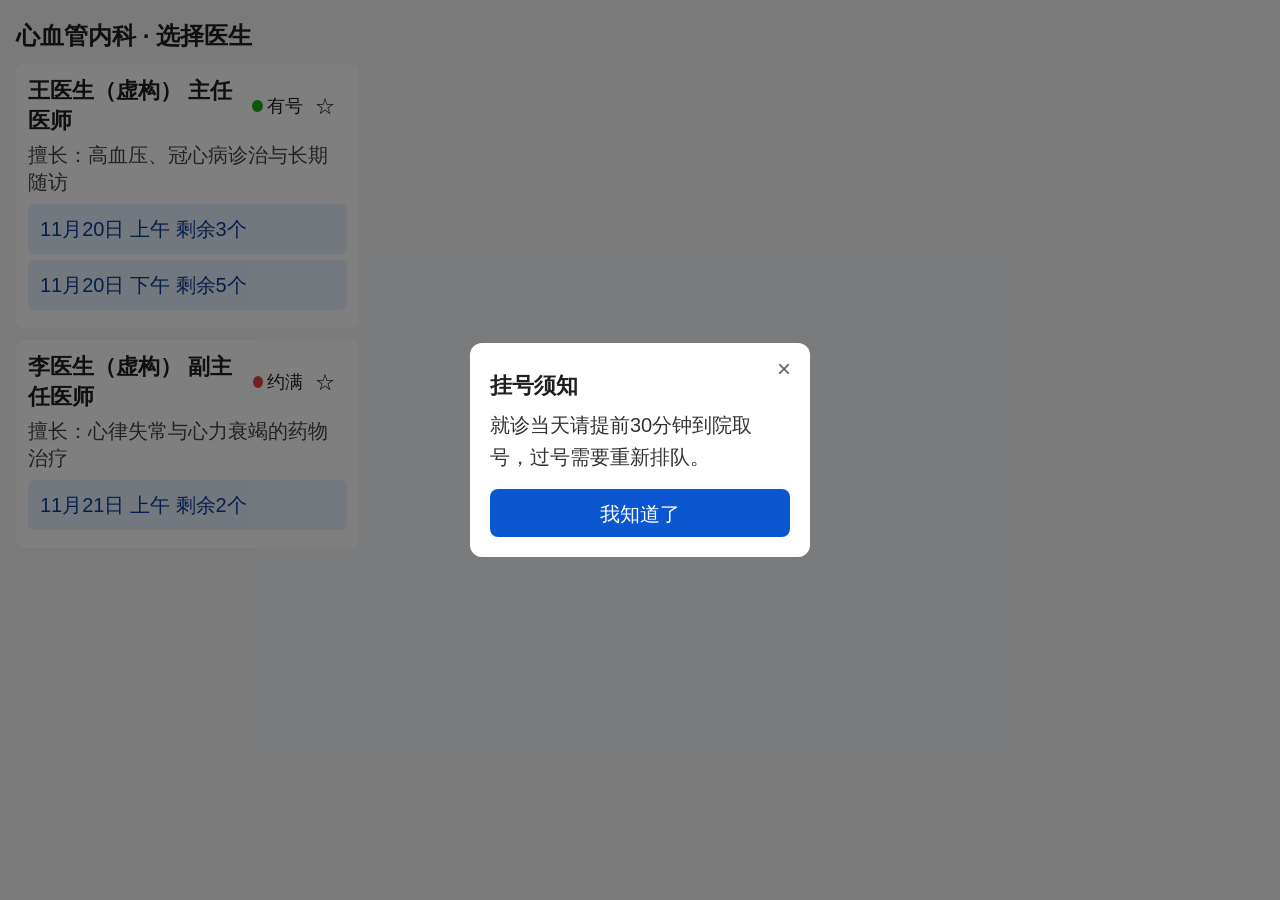
<file: api/demo/preview/after/doctors.html>
<!doctype html><html lang="zh-CN"><head><meta charset="utf-8"><meta name="viewport" content="width=375"><title>选择医生</title><style>
html,body{margin:0;padding:0;width:375px}
div{display:block} span{display:inline}
button{display:block;position:relative;margin-left:auto;margin-right:auto;padding-left:14px;padding-right:14px;box-sizing:border-box;font-size:18px;text-align:center;line-height:2.55555556;border-radius:5px;color:#000;background-color:#f8f8f8;border:none;width:184px;font-family:inherit;-webkit-appearance:none}
input{display:block;height:1.4rem;font-family:inherit;box-sizing:content-box;border:none;outline:none}
img{display:inline-block;width:320px;height:240px}
[data-wx-tag=movable-area]{position:relative;overflow:hidden}
[data-wx-tag=movable-view]{position:absolute;top:0;left:0;display:inline-block}

body {
  background-color: #f5f6f8;
  color: #1f1f1f;
  font-family: -apple-system, "PingFang SC", "Microsoft YaHei", sans-serif;
  font-size: 20px;
}
.page {
  padding: 12px 16px 80px;
}
.page-title {
  display: block;
  font-size: 24px;
  font-weight: 600;
  color: #1f1f1f;
  margin: 8px 0 12px;
}

.doc-card {
  background-color: #ffffff;
  border-radius: 8px;
  padding: 12px;
  margin-bottom: 12px;
}
.doc-head {
  display: flex;
  align-items: center;
  justify-content: space-between;
}
.doc-name {
  font-size: 22px;
  font-weight: 600;
  color: #1f1f1f;
}
.status-dot {
  width: 12px;
  height: 12px;
  border-radius: 50%;
}
.status-ok {
  background-color: #1aad19;
}
.status-full {
  background-color: #e64340;
}
.fav-btn {
  width: 44px;
  height: 44px;
  line-height: 44px;
  padding: 0;
  margin: 0;
  font-size: 20px;
  color: #1f1f1f;
  background-color: #ffffff;
  min-width: 44px;
  min-height: 44px;
  flex-shrink: 0;
}
.doc-skill {
  display: block;
  font-size: 20px;
  color: #444444;
  margin: 6px 0 8px;
}
.slot-item {
  background-color: #e8f0fe;
  color: #0b3d91;
  font-size: 20px;
  border-radius: 6px;
  height: 50px;
  line-height: 50px;
  padding: 0 12px;
  margin-bottom: 6px;
}
.slot-btn {
  width: 100%;
  box-sizing: border-box;
  display: block;
  text-align: left;
  background-color: #e8f0fe;
  color: #0b3d91;
  font-size: 20px;
  border-radius: 6px;
  height: 50px;
  line-height: 50px;
  padding: 0 12px;
  margin: 0 0 6px;
}
.modal-mask {
  position: fixed;
  top: 0;
  left: 0;
  right: 0;
  bottom: 0;
  background-color: rgba(0, 0, 0, 0.5);
  display: flex;
  align-items: center;
  justify-content: center;
}
.modal {
  position: relative;
  width: 300px;
  background-color: #ffffff;
  border-radius: 12px;
  padding: 28px 20px 20px;
}
.modal-title {
  display: block;
  font-size: 22px;
  font-weight: 600;
  color: #1f1f1f;
  margin-bottom: 8px;
}
.modal-body {
  display: block;
  font-size: 20px;
  line-height: 1.6;
  color: #333333;
}
.modal-close {
  position: absolute;
  top: 4px;
  right: 4px;
  width: 44px;
  height: 44px;
  line-height: 44px;
  text-align: center;
  font-size: 24px;
  color: #5f6368;
}
.modal-ok-btn {
  width: 100%;
  height: 48px;
  line-height: 48px;
  font-size: 20px;
  color: #ffffff;
  background-color: #0b57d0;
  border-radius: 8px;
  margin-top: 16px;
}
.status-text {
  font-size: 18px;
  color: #1f1f1f;
  margin-left: 4px;
  white-space: nowrap;
  flex-shrink: 0;
}
</style></head><body><div data-wx-tag="view" data-wxml-line="1" data-wxml-source="pages/doctors/doctors.wxml" class="page" id="doc-page"><span data-wx-tag="text" data-wxml-line="2" data-wxml-source="pages/doctors/doctors.wxml" class="page-title" id="doc-title">心血管内科 · 选择医生</span><div data-wx-tag="view" data-wxml-line="3" data-wxml-source="pages/doctors/doctors.wxml" class="doc-card" id="doc-1"><div data-wx-tag="view" data-wxml-line="4" data-wxml-source="pages/doctors/doctors.wxml" class="doc-head" id="doc-1-head"><span data-wx-tag="text" data-wxml-line="5" data-wxml-source="pages/doctors/doctors.wxml" class="doc-name" id="doc-1-name">王医生（虚构） 主任医师</span><div data-wx-tag="view" data-wxml-line="6" data-wxml-source="pages/doctors/doctors.wxml" class="status-dot status-ok" id="doc-1-status" role="img" aria-label="有号"></div><span data-wx-tag="text" data-wxml-line="6" data-wxml-source="pages/doctors/doctors.wxml" class="status-text" id="doc-1-status-text">有号</span><button data-wx-tag="button" data-wxml-line="7" data-wxml-source="pages/doctors/doctors.wxml" class="fav-btn" id="doc-1-fav" aria-label="收藏王医生" data-bindtap="onFav">☆</button></div><span data-wx-tag="text" data-wxml-line="9" data-wxml-source="pages/doctors/doctors.wxml" class="doc-skill" id="doc-1-skill">擅长：高血压、冠心病诊治与长期随访</span><div data-wx-tag="view" data-wxml-line="10" data-wxml-source="pages/doctors/doctors.wxml" class="slots" id="doc-1-slots"><div data-wx-tag="view" data-wxml-line="11" data-wxml-source="pages/doctors/doctors.wxml" class="slot-item" id="slot-1-am" data-bindtap="pickSlot" role="button" aria-label="11月20日 上午 剩余3个">11月20日 上午 剩余3个</div><div data-wx-tag="view" data-wxml-line="12" data-wxml-source="pages/doctors/doctors.wxml" class="slot-item" id="slot-1-pm" data-bindtap="pickSlot" role="button" aria-label="11月20日 下午 剩余5个">11月20日 下午 剩余5个</div></div></div><div data-wx-tag="view" data-wxml-line="15" data-wxml-source="pages/doctors/doctors.wxml" class="doc-card" id="doc-2"><div data-wx-tag="view" data-wxml-line="16" data-wxml-source="pages/doctors/doctors.wxml" class="doc-head" id="doc-2-head"><span data-wx-tag="text" data-wxml-line="17" data-wxml-source="pages/doctors/doctors.wxml" class="doc-name" id="doc-2-name">李医生（虚构） 副主任医师</span><div data-wx-tag="view" data-wxml-line="18" data-wxml-source="pages/doctors/doctors.wxml" class="status-dot status-full" id="doc-2-status" role="img" aria-label="约满"></div><span data-wx-tag="text" data-wxml-line="18" data-wxml-source="pages/doctors/doctors.wxml" class="status-text" id="doc-2-status-text">约满</span><button data-wx-tag="button" data-wxml-line="19" data-wxml-source="pages/doctors/doctors.wxml" class="fav-btn" id="doc-2-fav" aria-label="收藏李医生" data-bindtap="onFav">☆</button></div><span data-wx-tag="text" data-wxml-line="21" data-wxml-source="pages/doctors/doctors.wxml" class="doc-skill" id="doc-2-skill">擅长：心律失常与心力衰竭的药物治疗</span><div data-wx-tag="view" data-wxml-line="22" data-wxml-source="pages/doctors/doctors.wxml" class="slots" id="doc-2-slots"><button data-wx-tag="button" data-wxml-line="23" data-wxml-source="pages/doctors/doctors.wxml" class="slot-btn" id="slot-2-am" data-bindtap="pickSlot">11月21日 上午 剩余2个</button></div></div><div data-wx-tag="view" data-wxml-line="26" data-wxml-source="pages/doctors/doctors.wxml" class="modal-mask" id="notice-modal-mask"><div data-wx-tag="view" data-wxml-line="27" data-wxml-source="pages/doctors/doctors.wxml" class="modal" id="notice-modal" role="dialog" aria-label="挂号须知"><span data-wx-tag="text" data-wxml-line="28" data-wxml-source="pages/doctors/doctors.wxml" class="modal-title" id="modal-title">挂号须知</span><span data-wx-tag="text" data-wxml-line="29" data-wxml-source="pages/doctors/doctors.wxml" class="modal-body" id="modal-body">就诊当天请提前30分钟到院取号，过号需要重新排队。</span><div data-wx-tag="view" data-wxml-line="30" data-wxml-source="pages/doctors/doctors.wxml" class="modal-close" id="modal-close" role="button" aria-label="关闭" data-bindtap="closeModal">×</div><button data-wx-tag="button" data-wxml-line="31" data-wxml-source="pages/doctors/doctors.wxml" class="modal-ok-btn" id="modal-close-ok" data-bindtap="closeModal">我知道了</button></div></div></div>
<style id="carelens-demo-bridge-style">
  .__cl_highlight {
    outline: 3px solid #e11d48 !important;
    outline-offset: 2px !important;
    box-shadow: 0 0 0 6px rgba(225, 29, 72, 0.22) !important;
    animation: __clPulse 1.1s ease-in-out infinite alternate;
    position: relative;
  }
  .__cl_sr_active {
    outline: 3px solid #0284c7 !important;
    outline-offset: 2px !important;
    box-shadow: 0 0 0 6px rgba(2, 132, 199, 0.28) !important;
  }
  .__cl_sr_badge {
    position: fixed;
    z-index: 99999;
    background: #0284c7;
    color: #fff;
    font-size: 12px;
    font-weight: 700;
    padding: 3px 8px;
    border-radius: 999px;
    pointer-events: none;
    box-shadow: 0 2px 8px rgba(0,0,0,0.28);
    max-width: 310px;
    white-space: nowrap;
    overflow: hidden;
    text-overflow: ellipsis;
  }
  @keyframes __clPulse {
    from { box-shadow: 0 0 0 3px rgba(225, 29, 72, 0.22); }
    to { box-shadow: 0 0 0 8px rgba(225, 29, 72, 0.36); }
  }
  body.__cl_elderly_sim {
    filter: blur(0.65px) contrast(0.84) saturate(0.82);
  }
  #__cl_toast {
    position: fixed;
    left: 14px;
    right: 14px;
    bottom: 14px;
    z-index: 99998;
    background: rgba(15, 23, 42, 0.94);
    color: #ffffff;
    font-size: 13px;
    line-height: 1.45;
    padding: 10px 12px;
    border-radius: 10px;
    box-shadow: 0 6px 18px rgba(15, 23, 42, 0.28);
    display: none;
  }
  .__cl_alt_verified {
    margin-top: 8px;
    padding: 8px 10px;
    border-radius: 6px;
    background: #ecfdf5;
    border: 1px solid #10b981;
    color: #065f46;
    font-size: 14px;
    line-height: 1.4;
  }
  #slider-area.__cl_slider_done {
    background: #dcfce7 !important;
    border: 1px solid #16a34a;
  }
</style>
<div id="__cl_toast" role="status" aria-live="polite"></div>
<script>
(function() {
  const VARIANT = "after";
  const PAGE = "doctors";
  let toastTimer = null;
  let badgeEl = null;

  function showToast(msg) {
    const t = document.getElementById('__cl_toast');
    if (!t) return;
    t.textContent = msg;
    t.style.display = 'block';
    clearTimeout(toastTimer);
    toastTimer = setTimeout(() => { t.style.display = 'none'; }, 3400);
  }

  function clearHighlights() {
    document.querySelectorAll('.__cl_highlight').forEach(el => el.classList.remove('__cl_highlight'));
  }

  function clearSr() {
    document.querySelectorAll('.__cl_sr_active').forEach(el => el.classList.remove('__cl_sr_active'));
    if (badgeEl && badgeEl.parentNode) badgeEl.parentNode.removeChild(badgeEl);
    badgeEl = null;
  }

  function isVisible(el) {
    if (!el) return false;
    const style = window.getComputedStyle(el);
    if (style.display === 'none' || style.visibility === 'hidden') return false;
    const rect = el.getBoundingClientRect();
    return rect.width > 0 && rect.height > 0;
  }

  function setModalVisible(show) {
    const mask = document.getElementById('notice-modal-mask');
    if (!mask) return;
    mask.style.display = show ? 'flex' : 'none';
    window.parent.postMessage({ type: 'carelens:modalState', open: !!show, variant: VARIANT, page: PAGE }, '*');
  }

  // Collect screen-reader focusable / key accessibility items strictly in DOM order
  function collectSrOrder() {
    const mask = document.getElementById('notice-modal-mask');
    const modalOpen = mask && window.getComputedStyle(mask).display !== 'none';
    const root = modalOpen ? document.getElementById('notice-modal') : document.body;
    if (!root) return [];

    const selector = [
      'button',
      'input',
      '[data-bindtap]',
      '[role="button"]',
      '[data-wx-tag="movable-area"]',
      '.status-dot'
    ].join(',');

    const nodes = Array.from(root.querySelectorAll(selector)).filter(el => isVisible(el));
    return nodes.map((el, idx) => {
      const tag = el.tagName.toLowerCase();
      const wxTag = el.getAttribute('data-wx-tag') || tag;
      const ariaLabel = (el.getAttribute('aria-label') || '').trim();
      const role = (el.getAttribute('role') || '').trim();
      const placeholder = (el.getAttribute('placeholder') || '').trim();
      const text = (el.innerText || el.textContent || '').replace(/\s+/g, ' ').trim();
      const cs = window.getComputedStyle(el);
      const cssOrder = parseInt(cs.order || '0', 10) || 0;

      let spoken = '';
      let diag = '';
      let isDefect = false;

      if (el.id === 'btn-scan' && !ariaLabel && !text) {
        spoken = '未命名按钮（读屏无法告知用途！）';
        diag = 'D05：button 内仅图标无 aria-label，视障者不知道这是扫码按钮';
        isDefect = true;
      } else if (el.classList.contains('status-dot') && !ariaLabel) {
        spoken = '（空白元素：读屏可能跳过，仅靠红绿圆点区分有号/约满）';
        diag = 'D11：仅用颜色传递信息，色弱/全盲无法分辨有号或约满';
        isDefect = true;
      } else if (tag === 'div' && el.getAttribute('data-bindtap') === 'pickSlot' && role !== 'button') {
        spoken = '文本：' + text + '（警告：无 button 语义，部分读屏不提示可点击！）';
        diag = 'D10：<view bindtap> 未加 role="button"，视障用户不知道可以点选该号源';
        isDefect = true;
      } else if (tag === 'input' && !ariaLabel) {
        spoken = '输入框，占位提示：' + (placeholder || '无') + '（开始输入后提示消失，无固定标签）';
        diag = 'D12：仅靠 placeholder，没有可见标签或 aria-label';
        isDefect = true;
      } else if (el.id === 'slider-area') {
        spoken = ariaLabel ? ('验证区域：' + ariaLabel) : '自定义滑块区域（非标准控件，无法用键盘/读屏单指完成拖动）';
        diag = VARIANT === 'before'
          ? 'D08：必须拖动滑块验证，无短信/语音替代通道'
          : '已保留滑块并增加下方短信/语音验证替代按钮（演示占位）';
        isDefect = VARIANT === 'before';
      } else if (el.id === 'btn-submit' && cssOrder > 0) {
        spoken = '按钮：' + (ariaLabel || text) + '【异常！DOM排第1，视觉被CSS order推到最底】';
        diag = 'D09：焦点顺序错乱！视障用户刚进页面还没核对信息、没输身份证就先读到“提交预约”';
        isDefect = true;
      } else if (el.id === 'modal-close') {
        const rect = el.getBoundingClientRect();
        const small = rect.width < 44 || rect.height < 44;
        spoken = '按钮：' + (ariaLabel || text) + (small ? '（触控区仅 ' + Math.round(rect.width) + '×' + Math.round(rect.height) + 'px，极易误触）' : '');
        diag = small ? 'D07：关闭按钮仅 16×16px 贴右上角，老人很难点中' : 'D07 已修复：关闭区扩大至 44×44px 并新增底部“我知道了”大按钮';
        isDefect = small;
      } else if (el.classList.contains('icon-item')) {
        const hasVisibleText = text.length > 0;
        spoken = '按钮：' + (ariaLabel || text) + (hasVisibleText ? '' : '（屏幕无可见文字，仅读屏有 aria-label）');
        diag = hasVisibleText ? 'D06 已修复：图标下方已补充清晰可见文字' : 'D06：纯图标无可见文字，低视力老人看不懂图标含义';
        isDefect = !hasVisibleText;
      } else {
        const roleLabel = (tag === 'button' || role === 'button') ? '按钮' : (tag === 'input' ? '输入框' : '元素');
        spoken = roleLabel + '：' + (ariaLabel || text || placeholder || el.id);
        diag = '语义与顺序正常';
      }

      return {
        index: idx,
        id: el.id || ('item-' + idx),
        wxTag,
        label: ariaLabel || text || placeholder || el.id,
        spoken,
        diag,
        isDefect,
        cssOrder
      };
    });
  }

  function focusSrStep(stepIdx) {
    clearSr();
    const mask = document.getElementById('notice-modal-mask');
    const modalOpen = mask && window.getComputedStyle(mask).display !== 'none';
    const root = modalOpen ? document.getElementById('notice-modal') : document.body;
    const selector = 'button,input,[data-bindtap],[role="button"],[data-wx-tag="movable-area"],.status-dot';
    const nodes = root ? Array.from(root.querySelectorAll(selector)).filter(el => isVisible(el)) : [];
    const items = collectSrOrder();
    if (!nodes.length || stepIdx < 0 || stepIdx >= nodes.length) {
      window.parent.postMessage({ type: 'carelens:srInfo', variant: VARIANT, page: PAGE, items, activeIndex: -1 }, '*');
      return;
    }
    const target = nodes[stepIdx];
    target.classList.add('__cl_sr_active');
    target.scrollIntoView({ behavior: 'smooth', block: 'center' });
    const rect = target.getBoundingClientRect();
    badgeEl = document.createElement('div');
    badgeEl.className = '__cl_sr_badge';
    badgeEl.textContent = '读屏第 ' + (stepIdx + 1) + '/' + nodes.length + ' 步：' + items[stepIdx].label;
    badgeEl.style.left = Math.max(8, Math.min(rect.left, 70)) + 'px';
    badgeEl.style.top = Math.max(8, rect.top - 28) + 'px';
    document.body.appendChild(badgeEl);
    window.parent.postMessage({ type: 'carelens:srInfo', variant: VARIANT, page: PAGE, items, activeIndex: stepIdx }, '*');
  }

  // Wire interactive miniapp actions
  document.addEventListener('click', function(ev) {
    const el = ev.target.closest('[data-bindtap]');
    if (!el) return;
    const action = el.getAttribute('data-bindtap');
    if (action === 'goDept') {
      window.parent.postMessage({ type: 'carelens:navigate', page: 'departments' }, '*');
    } else if (action === 'goDoctors') {
      window.parent.postMessage({ type: 'carelens:navigate', page: 'doctors' }, '*');
    } else if (action === 'pickSlot') {
      window.parent.postMessage({ type: 'carelens:navigate', page: 'confirm' }, '*');
    } else if (action === 'goBack') {
      window.parent.postMessage({ type: 'carelens:navigate', page: 'doctors' }, '*');
    } else if (action === 'closeModal') {
      setModalVisible(false);
      showToast('已关闭挂号须知弹窗（可点击右侧工具栏重新打开对比关闭按钮大小）');
    } else if (action === 'onScan') {
      const noLabel = !el.getAttribute('aria-label');
      showToast(noLabel
        ? '扫码按钮点击：修复前无 aria-label，视障读屏只能读出“按钮”'
        : '扫码按钮点击：修复后已补齐 aria-label="扫码"');
    } else if (action === 'onFav') {
      const cur = el.textContent.trim();
      el.textContent = cur === '☆' ? '★' : '☆';
      showToast(VARIANT === 'before'
        ? '收藏点击：修复前热区仅 30×30px，手指偏一点就点不中'
        : '收藏点击：修复后热区已扩至 44×44px');
    } else if (action === 'onAltVerify') {
      const vb = document.getElementById('verify-block');
      if (vb && !vb.querySelector('.__cl_alt_verified')) {
        const note = document.createElement('div');
        note.className = '__cl_alt_verified';
        note.textContent = '✓ 已切换至短信验证码/语音验证替代入口（演示占位：实际需接入医院认证接口）';
        vb.appendChild(note);
      }
      showToast('已启用无障碍替代验证通道（替代拖动滑块）');
    } else if (action === 'onSubmit') {
      showToast('🛡️ 安全护栏（stop_before_submit）：本地演示拦截提交，不向外部发请求');
      window.parent.postMessage({ type: 'carelens:submitIntercepted' }, '*');
    }
  });

  // Interactive slider drag/click feedback on confirm page
  const sliderArea = document.getElementById('slider-area');
  const sliderHandle = document.getElementById('slider-handle');
  if (sliderArea && sliderHandle) {
    let dragging = false;
    let startX = 0;
    sliderHandle.addEventListener('pointerdown', (e) => {
      dragging = true;
      startX = e.clientX;
      sliderHandle.setPointerCapture(e.pointerId);
    });
    sliderHandle.addEventListener('pointermove', (e) => {
      if (!dragging) return;
      const maxDx = Math.max(40, sliderArea.clientWidth - sliderHandle.clientWidth);
      const dx = Math.max(0, Math.min(maxDx, e.clientX - startX));
      sliderHandle.style.left = dx + 'px';
      if (dx >= maxDx - 6) {
        sliderArea.classList.add('__cl_slider_done');
        sliderHandle.textContent = '✓';
      }
    });
    sliderHandle.addEventListener('pointerup', () => {
      dragging = false;
      if (!sliderArea.classList.contains('__cl_slider_done')) {
        sliderHandle.style.left = '0px';
        showToast('滑块未拖到最右已回弹——手抖老人或读屏用户极难完成该操作！');
      } else {
        showToast('滑块拖动成功（但全盲用户仍无法用读屏单指拖过去）');
      }
    });
  }

  window.addEventListener('message', function(ev) {
    const d = ev.data || {};
    if (d.type === 'highlight') {
      clearHighlights();
      const ids = Array.isArray(d.ids) ? d.ids : [];
      if (PAGE === 'doctors' && ids.length) {
        const modalIds = new Set(['modal-close', 'modal-close-ok', 'notice-modal']);
        const needsModal = ids.some(id => modalIds.has(id));
        setModalVisible(needsModal);
      }
      let firstEl = null;
      ids.forEach(id => {
        const el = document.getElementById(id);
        if (el) {
          el.classList.add('__cl_highlight');
          if (!firstEl) firstEl = el;
        }
      });
      if (firstEl) {
        firstEl.scrollIntoView({ behavior: 'smooth', block: 'center' });
      }
    } else if (d.type === 'clearHighlight') {
      clearHighlights();
    } else if (d.type === 'elderlyFilter') {
      document.body.classList.toggle('__cl_elderly_sim', !!d.enabled);
    } else if (d.type === 'toggleModal') {
      setModalVisible(!!d.show);
    } else if (d.type === 'srQueryOrder') {
      const items = collectSrOrder();
      window.parent.postMessage({ type: 'carelens:srInfo', variant: VARIANT, page: PAGE, items, activeIndex: -1 }, '*');
    } else if (d.type === 'srFocusStep') {
      focusSrStep(Number(d.index || 0));
    } else if (d.type === 'srReset') {
      clearSr();
    }
  });

  // Report ready + initial SR order
  window.addEventListener('DOMContentLoaded', function() {
    const mask = document.getElementById('notice-modal-mask');
    const modalOpen = !!(mask && window.getComputedStyle(mask).display !== 'none');
    window.parent.postMessage({
      type: 'carelens:ready',
      variant: VARIANT,
      page: PAGE,
      modalOpen,
      items: collectSrOrder()
    }, '*');
  });
})();
</script>
</body></html>
</file>
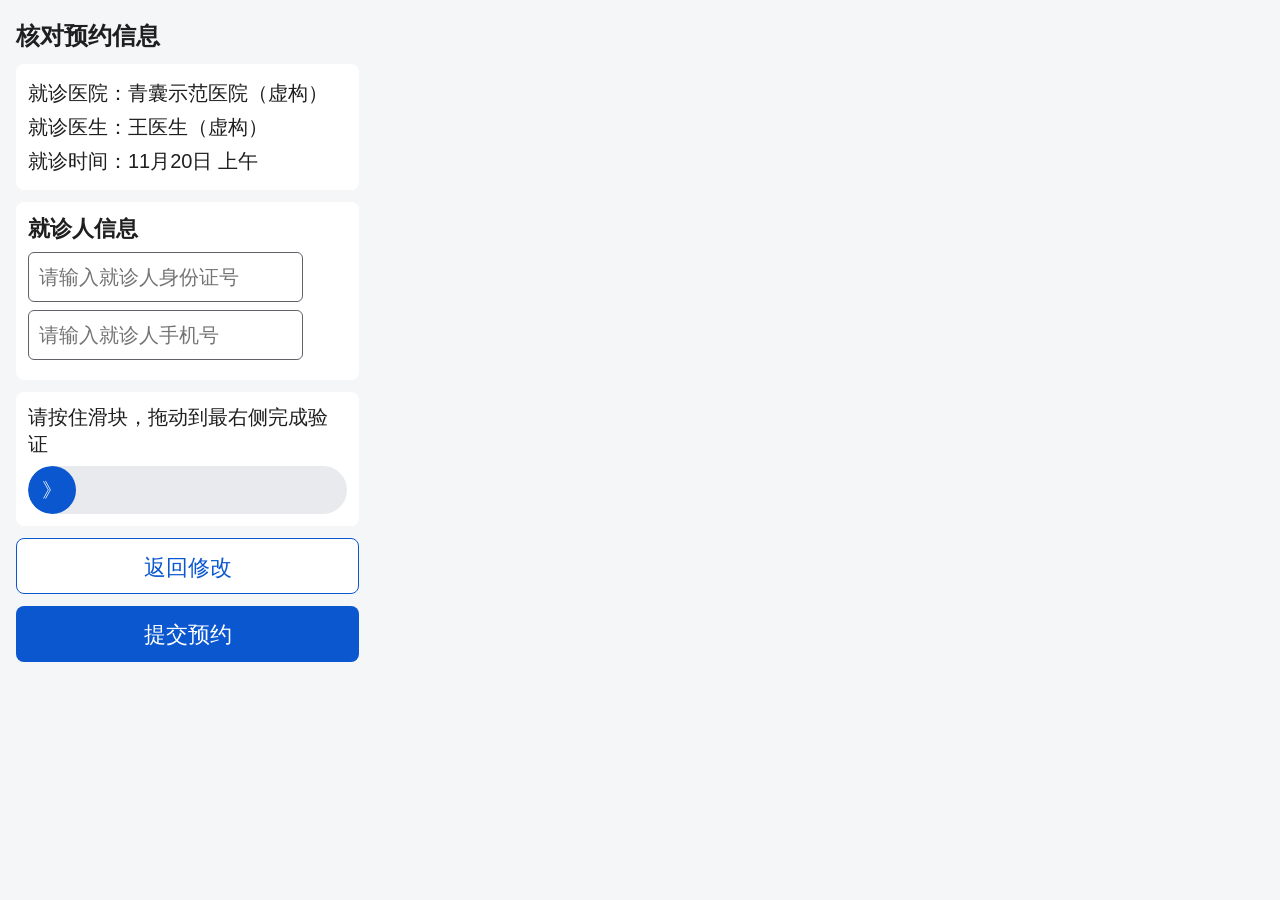
<file: api/demo/preview/before/confirm.html>
<!doctype html><html lang="zh-CN"><head><meta charset="utf-8"><meta name="viewport" content="width=375"><title>核对预约信息</title><style>
html,body{margin:0;padding:0;width:375px}
div{display:block} span{display:inline}
button{display:block;position:relative;margin-left:auto;margin-right:auto;padding-left:14px;padding-right:14px;box-sizing:border-box;font-size:18px;text-align:center;line-height:2.55555556;border-radius:5px;color:#000;background-color:#f8f8f8;border:none;width:184px;font-family:inherit;-webkit-appearance:none}
input{display:block;height:1.4rem;font-family:inherit;box-sizing:content-box;border:none;outline:none}
img{display:inline-block;width:320px;height:240px}
[data-wx-tag=movable-area]{position:relative;overflow:hidden}
[data-wx-tag=movable-view]{position:absolute;top:0;left:0;display:inline-block}

body {
  background-color: #f5f6f8;
  color: #1f1f1f;
  font-family: -apple-system, "PingFang SC", "Microsoft YaHei", sans-serif;
  font-size: 20px;
}
.page {
  padding: 12px 16px 80px;
}
.page-title {
  display: block;
  font-size: 24px;
  font-weight: 600;
  color: #1f1f1f;
  margin: 8px 0 12px;
}

.confirm-body {
  display: flex;
  flex-direction: column;
}
.submit-btn {
  width: 100%;
  box-sizing: border-box;
  order: 9;
  height: 56px;
  line-height: 56px;
  font-size: 22px;
  color: #ffffff;
  background-color: #0b57d0;
  border-radius: 8px;
  margin-top: 12px;
}
.info-block,
.form-block,
.verify-block {
  background-color: #ffffff;
  border-radius: 8px;
  padding: 12px;
  margin-bottom: 12px;
}
.info-line {
  display: block;
  font-size: 20px;
  line-height: 1.7;
  color: #1f1f1f;
}
.form-title {
  display: block;
  font-size: 22px;
  font-weight: 600;
  color: #1f1f1f;
  margin-bottom: 8px;
}
.id-input,
.phone-input {
  height: 48px;
  font-size: 20px;
  color: #1f1f1f;
  border: 1px solid #5f6368;
  border-radius: 6px;
  padding: 0 10px;
  margin-bottom: 8px;
}
.verify-tip {
  display: block;
  font-size: 20px;
  color: #1f1f1f;
  margin-bottom: 8px;
}
.slider-area {
  width: 100%;
  height: 48px;
  background-color: #e8eaed;
  border-radius: 24px;
}
.slider-handle {
  width: 48px;
  height: 48px;
  line-height: 48px;
  text-align: center;
  font-size: 20px;
  color: #ffffff;
  background-color: #0b57d0;
  border-radius: 24px;
}
.back-btn {
  width: 100%;
  box-sizing: border-box;
  height: 56px;
  line-height: 56px;
  font-size: 22px;
  color: #0b57d0;
  background-color: #ffffff;
  border: 1px solid #0b57d0;
  border-radius: 8px;
}
</style></head><body><div data-wx-tag="view" data-wxml-line="1" data-wxml-source="pages/confirm/confirm.wxml" class="page" id="confirm-page"><span data-wx-tag="text" data-wxml-line="2" data-wxml-source="pages/confirm/confirm.wxml" class="page-title" id="confirm-title">核对预约信息</span><div data-wx-tag="view" data-wxml-line="3" data-wxml-source="pages/confirm/confirm.wxml" class="confirm-body" id="confirm-body"><button data-wx-tag="button" data-wxml-line="4" data-wxml-source="pages/confirm/confirm.wxml" class="submit-btn" id="btn-submit" data-bindtap="onSubmit">提交预约</button><div data-wx-tag="view" data-wxml-line="5" data-wxml-source="pages/confirm/confirm.wxml" class="info-block" id="info-block"><span data-wx-tag="text" data-wxml-line="6" data-wxml-source="pages/confirm/confirm.wxml" class="info-line" id="info-hosp">就诊医院：青囊示范医院（虚构）</span><span data-wx-tag="text" data-wxml-line="7" data-wxml-source="pages/confirm/confirm.wxml" class="info-line" id="info-doc">就诊医生：王医生（虚构）</span><span data-wx-tag="text" data-wxml-line="8" data-wxml-source="pages/confirm/confirm.wxml" class="info-line" id="info-slot">就诊时间：11月20日 上午</span></div><div data-wx-tag="view" data-wxml-line="10" data-wxml-source="pages/confirm/confirm.wxml" class="form-block" id="form-block"><span data-wx-tag="text" data-wxml-line="11" data-wxml-source="pages/confirm/confirm.wxml" class="form-title" id="form-title">就诊人信息</span><input data-wx-tag="input" data-wxml-line="12" data-wxml-source="pages/confirm/confirm.wxml" class="id-input" id="idcard-input" type="text" placeholder="请输入就诊人身份证号"><input data-wx-tag="input" data-wxml-line="13" data-wxml-source="pages/confirm/confirm.wxml" class="phone-input" id="phone-input" type="tel" aria-label="就诊人手机号" placeholder="请输入就诊人手机号"></div><div data-wx-tag="view" data-wxml-line="15" data-wxml-source="pages/confirm/confirm.wxml" class="verify-block" id="verify-block"><span data-wx-tag="text" data-wxml-line="16" data-wxml-source="pages/confirm/confirm.wxml" class="verify-tip" id="verify-tip">请按住滑块，拖动到最右侧完成验证</span><div data-wx-tag="movable-area" data-wxml-line="17" data-wxml-source="pages/confirm/confirm.wxml" class="slider-area" id="slider-area"><div data-wx-tag="movable-view" data-wxml-line="18" data-wxml-source="pages/confirm/confirm.wxml" class="slider-handle" id="slider-handle">》</div></div></div><button data-wx-tag="button" data-wxml-line="21" data-wxml-source="pages/confirm/confirm.wxml" class="back-btn" id="btn-back" data-bindtap="goBack">返回修改</button></div></div>
<style id="carelens-demo-bridge-style">
  .__cl_highlight {
    outline: 3px solid #e11d48 !important;
    outline-offset: 2px !important;
    box-shadow: 0 0 0 6px rgba(225, 29, 72, 0.22) !important;
    animation: __clPulse 1.1s ease-in-out infinite alternate;
    position: relative;
  }
  .__cl_sr_active {
    outline: 3px solid #0284c7 !important;
    outline-offset: 2px !important;
    box-shadow: 0 0 0 6px rgba(2, 132, 199, 0.28) !important;
  }
  .__cl_sr_badge {
    position: fixed;
    z-index: 99999;
    background: #0284c7;
    color: #fff;
    font-size: 12px;
    font-weight: 700;
    padding: 3px 8px;
    border-radius: 999px;
    pointer-events: none;
    box-shadow: 0 2px 8px rgba(0,0,0,0.28);
    max-width: 310px;
    white-space: nowrap;
    overflow: hidden;
    text-overflow: ellipsis;
  }
  @keyframes __clPulse {
    from { box-shadow: 0 0 0 3px rgba(225, 29, 72, 0.22); }
    to { box-shadow: 0 0 0 8px rgba(225, 29, 72, 0.36); }
  }
  body.__cl_elderly_sim {
    filter: blur(0.65px) contrast(0.84) saturate(0.82);
  }
  #__cl_toast {
    position: fixed;
    left: 14px;
    right: 14px;
    bottom: 14px;
    z-index: 99998;
    background: rgba(15, 23, 42, 0.94);
    color: #ffffff;
    font-size: 13px;
    line-height: 1.45;
    padding: 10px 12px;
    border-radius: 10px;
    box-shadow: 0 6px 18px rgba(15, 23, 42, 0.28);
    display: none;
  }
  .__cl_alt_verified {
    margin-top: 8px;
    padding: 8px 10px;
    border-radius: 6px;
    background: #ecfdf5;
    border: 1px solid #10b981;
    color: #065f46;
    font-size: 14px;
    line-height: 1.4;
  }
  #slider-area.__cl_slider_done {
    background: #dcfce7 !important;
    border: 1px solid #16a34a;
  }
</style>
<div id="__cl_toast" role="status" aria-live="polite"></div>
<script>
(function() {
  const VARIANT = "before";
  const PAGE = "confirm";
  let toastTimer = null;
  let badgeEl = null;

  function showToast(msg) {
    const t = document.getElementById('__cl_toast');
    if (!t) return;
    t.textContent = msg;
    t.style.display = 'block';
    clearTimeout(toastTimer);
    toastTimer = setTimeout(() => { t.style.display = 'none'; }, 3400);
  }

  function clearHighlights() {
    document.querySelectorAll('.__cl_highlight').forEach(el => el.classList.remove('__cl_highlight'));
  }

  function clearSr() {
    document.querySelectorAll('.__cl_sr_active').forEach(el => el.classList.remove('__cl_sr_active'));
    if (badgeEl && badgeEl.parentNode) badgeEl.parentNode.removeChild(badgeEl);
    badgeEl = null;
  }

  function isVisible(el) {
    if (!el) return false;
    const style = window.getComputedStyle(el);
    if (style.display === 'none' || style.visibility === 'hidden') return false;
    const rect = el.getBoundingClientRect();
    return rect.width > 0 && rect.height > 0;
  }

  function setModalVisible(show) {
    const mask = document.getElementById('notice-modal-mask');
    if (!mask) return;
    mask.style.display = show ? 'flex' : 'none';
    window.parent.postMessage({ type: 'carelens:modalState', open: !!show, variant: VARIANT, page: PAGE }, '*');
  }

  // Collect screen-reader focusable / key accessibility items strictly in DOM order
  function collectSrOrder() {
    const mask = document.getElementById('notice-modal-mask');
    const modalOpen = mask && window.getComputedStyle(mask).display !== 'none';
    const root = modalOpen ? document.getElementById('notice-modal') : document.body;
    if (!root) return [];

    const selector = [
      'button',
      'input',
      '[data-bindtap]',
      '[role="button"]',
      '[data-wx-tag="movable-area"]',
      '.status-dot'
    ].join(',');

    const nodes = Array.from(root.querySelectorAll(selector)).filter(el => isVisible(el));
    return nodes.map((el, idx) => {
      const tag = el.tagName.toLowerCase();
      const wxTag = el.getAttribute('data-wx-tag') || tag;
      const ariaLabel = (el.getAttribute('aria-label') || '').trim();
      const role = (el.getAttribute('role') || '').trim();
      const placeholder = (el.getAttribute('placeholder') || '').trim();
      const text = (el.innerText || el.textContent || '').replace(/\s+/g, ' ').trim();
      const cs = window.getComputedStyle(el);
      const cssOrder = parseInt(cs.order || '0', 10) || 0;

      let spoken = '';
      let diag = '';
      let isDefect = false;

      if (el.id === 'btn-scan' && !ariaLabel && !text) {
        spoken = '未命名按钮（读屏无法告知用途！）';
        diag = 'D05：button 内仅图标无 aria-label，视障者不知道这是扫码按钮';
        isDefect = true;
      } else if (el.classList.contains('status-dot') && !ariaLabel) {
        spoken = '（空白元素：读屏可能跳过，仅靠红绿圆点区分有号/约满）';
        diag = 'D11：仅用颜色传递信息，色弱/全盲无法分辨有号或约满';
        isDefect = true;
      } else if (tag === 'div' && el.getAttribute('data-bindtap') === 'pickSlot' && role !== 'button') {
        spoken = '文本：' + text + '（警告：无 button 语义，部分读屏不提示可点击！）';
        diag = 'D10：<view bindtap> 未加 role="button"，视障用户不知道可以点选该号源';
        isDefect = true;
      } else if (tag === 'input' && !ariaLabel) {
        spoken = '输入框，占位提示：' + (placeholder || '无') + '（开始输入后提示消失，无固定标签）';
        diag = 'D12：仅靠 placeholder，没有可见标签或 aria-label';
        isDefect = true;
      } else if (el.id === 'slider-area') {
        spoken = ariaLabel ? ('验证区域：' + ariaLabel) : '自定义滑块区域（非标准控件，无法用键盘/读屏单指完成拖动）';
        diag = VARIANT === 'before'
          ? 'D08：必须拖动滑块验证，无短信/语音替代通道'
          : '已保留滑块并增加下方短信/语音验证替代按钮（演示占位）';
        isDefect = VARIANT === 'before';
      } else if (el.id === 'btn-submit' && cssOrder > 0) {
        spoken = '按钮：' + (ariaLabel || text) + '【异常！DOM排第1，视觉被CSS order推到最底】';
        diag = 'D09：焦点顺序错乱！视障用户刚进页面还没核对信息、没输身份证就先读到“提交预约”';
        isDefect = true;
      } else if (el.id === 'modal-close') {
        const rect = el.getBoundingClientRect();
        const small = rect.width < 44 || rect.height < 44;
        spoken = '按钮：' + (ariaLabel || text) + (small ? '（触控区仅 ' + Math.round(rect.width) + '×' + Math.round(rect.height) + 'px，极易误触）' : '');
        diag = small ? 'D07：关闭按钮仅 16×16px 贴右上角，老人很难点中' : 'D07 已修复：关闭区扩大至 44×44px 并新增底部“我知道了”大按钮';
        isDefect = small;
      } else if (el.classList.contains('icon-item')) {
        const hasVisibleText = text.length > 0;
        spoken = '按钮：' + (ariaLabel || text) + (hasVisibleText ? '' : '（屏幕无可见文字，仅读屏有 aria-label）');
        diag = hasVisibleText ? 'D06 已修复：图标下方已补充清晰可见文字' : 'D06：纯图标无可见文字，低视力老人看不懂图标含义';
        isDefect = !hasVisibleText;
      } else {
        const roleLabel = (tag === 'button' || role === 'button') ? '按钮' : (tag === 'input' ? '输入框' : '元素');
        spoken = roleLabel + '：' + (ariaLabel || text || placeholder || el.id);
        diag = '语义与顺序正常';
      }

      return {
        index: idx,
        id: el.id || ('item-' + idx),
        wxTag,
        label: ariaLabel || text || placeholder || el.id,
        spoken,
        diag,
        isDefect,
        cssOrder
      };
    });
  }

  function focusSrStep(stepIdx) {
    clearSr();
    const mask = document.getElementById('notice-modal-mask');
    const modalOpen = mask && window.getComputedStyle(mask).display !== 'none';
    const root = modalOpen ? document.getElementById('notice-modal') : document.body;
    const selector = 'button,input,[data-bindtap],[role="button"],[data-wx-tag="movable-area"],.status-dot';
    const nodes = root ? Array.from(root.querySelectorAll(selector)).filter(el => isVisible(el)) : [];
    const items = collectSrOrder();
    if (!nodes.length || stepIdx < 0 || stepIdx >= nodes.length) {
      window.parent.postMessage({ type: 'carelens:srInfo', variant: VARIANT, page: PAGE, items, activeIndex: -1 }, '*');
      return;
    }
    const target = nodes[stepIdx];
    target.classList.add('__cl_sr_active');
    target.scrollIntoView({ behavior: 'smooth', block: 'center' });
    const rect = target.getBoundingClientRect();
    badgeEl = document.createElement('div');
    badgeEl.className = '__cl_sr_badge';
    badgeEl.textContent = '读屏第 ' + (stepIdx + 1) + '/' + nodes.length + ' 步：' + items[stepIdx].label;
    badgeEl.style.left = Math.max(8, Math.min(rect.left, 70)) + 'px';
    badgeEl.style.top = Math.max(8, rect.top - 28) + 'px';
    document.body.appendChild(badgeEl);
    window.parent.postMessage({ type: 'carelens:srInfo', variant: VARIANT, page: PAGE, items, activeIndex: stepIdx }, '*');
  }

  // Wire interactive miniapp actions
  document.addEventListener('click', function(ev) {
    const el = ev.target.closest('[data-bindtap]');
    if (!el) return;
    const action = el.getAttribute('data-bindtap');
    if (action === 'goDept') {
      window.parent.postMessage({ type: 'carelens:navigate', page: 'departments' }, '*');
    } else if (action === 'goDoctors') {
      window.parent.postMessage({ type: 'carelens:navigate', page: 'doctors' }, '*');
    } else if (action === 'pickSlot') {
      window.parent.postMessage({ type: 'carelens:navigate', page: 'confirm' }, '*');
    } else if (action === 'goBack') {
      window.parent.postMessage({ type: 'carelens:navigate', page: 'doctors' }, '*');
    } else if (action === 'closeModal') {
      setModalVisible(false);
      showToast('已关闭挂号须知弹窗（可点击右侧工具栏重新打开对比关闭按钮大小）');
    } else if (action === 'onScan') {
      const noLabel = !el.getAttribute('aria-label');
      showToast(noLabel
        ? '扫码按钮点击：修复前无 aria-label，视障读屏只能读出“按钮”'
        : '扫码按钮点击：修复后已补齐 aria-label="扫码"');
    } else if (action === 'onFav') {
      const cur = el.textContent.trim();
      el.textContent = cur === '☆' ? '★' : '☆';
      showToast(VARIANT === 'before'
        ? '收藏点击：修复前热区仅 30×30px，手指偏一点就点不中'
        : '收藏点击：修复后热区已扩至 44×44px');
    } else if (action === 'onAltVerify') {
      const vb = document.getElementById('verify-block');
      if (vb && !vb.querySelector('.__cl_alt_verified')) {
        const note = document.createElement('div');
        note.className = '__cl_alt_verified';
        note.textContent = '✓ 已切换至短信验证码/语音验证替代入口（演示占位：实际需接入医院认证接口）';
        vb.appendChild(note);
      }
      showToast('已启用无障碍替代验证通道（替代拖动滑块）');
    } else if (action === 'onSubmit') {
      showToast('🛡️ 安全护栏（stop_before_submit）：本地演示拦截提交，不向外部发请求');
      window.parent.postMessage({ type: 'carelens:submitIntercepted' }, '*');
    }
  });

  // Interactive slider drag/click feedback on confirm page
  const sliderArea = document.getElementById('slider-area');
  const sliderHandle = document.getElementById('slider-handle');
  if (sliderArea && sliderHandle) {
    let dragging = false;
    let startX = 0;
    sliderHandle.addEventListener('pointerdown', (e) => {
      dragging = true;
      startX = e.clientX;
      sliderHandle.setPointerCapture(e.pointerId);
    });
    sliderHandle.addEventListener('pointermove', (e) => {
      if (!dragging) return;
      const maxDx = Math.max(40, sliderArea.clientWidth - sliderHandle.clientWidth);
      const dx = Math.max(0, Math.min(maxDx, e.clientX - startX));
      sliderHandle.style.left = dx + 'px';
      if (dx >= maxDx - 6) {
        sliderArea.classList.add('__cl_slider_done');
        sliderHandle.textContent = '✓';
      }
    });
    sliderHandle.addEventListener('pointerup', () => {
      dragging = false;
      if (!sliderArea.classList.contains('__cl_slider_done')) {
        sliderHandle.style.left = '0px';
        showToast('滑块未拖到最右已回弹——手抖老人或读屏用户极难完成该操作！');
      } else {
        showToast('滑块拖动成功（但全盲用户仍无法用读屏单指拖过去）');
      }
    });
  }

  window.addEventListener('message', function(ev) {
    const d = ev.data || {};
    if (d.type === 'highlight') {
      clearHighlights();
      const ids = Array.isArray(d.ids) ? d.ids : [];
      if (PAGE === 'doctors' && ids.length) {
        const modalIds = new Set(['modal-close', 'modal-close-ok', 'notice-modal']);
        const needsModal = ids.some(id => modalIds.has(id));
        setModalVisible(needsModal);
      }
      let firstEl = null;
      ids.forEach(id => {
        const el = document.getElementById(id);
        if (el) {
          el.classList.add('__cl_highlight');
          if (!firstEl) firstEl = el;
        }
      });
      if (firstEl) {
        firstEl.scrollIntoView({ behavior: 'smooth', block: 'center' });
      }
    } else if (d.type === 'clearHighlight') {
      clearHighlights();
    } else if (d.type === 'elderlyFilter') {
      document.body.classList.toggle('__cl_elderly_sim', !!d.enabled);
    } else if (d.type === 'toggleModal') {
      setModalVisible(!!d.show);
    } else if (d.type === 'srQueryOrder') {
      const items = collectSrOrder();
      window.parent.postMessage({ type: 'carelens:srInfo', variant: VARIANT, page: PAGE, items, activeIndex: -1 }, '*');
    } else if (d.type === 'srFocusStep') {
      focusSrStep(Number(d.index || 0));
    } else if (d.type === 'srReset') {
      clearSr();
    }
  });

  // Report ready + initial SR order
  window.addEventListener('DOMContentLoaded', function() {
    const mask = document.getElementById('notice-modal-mask');
    const modalOpen = !!(mask && window.getComputedStyle(mask).display !== 'none');
    window.parent.postMessage({
      type: 'carelens:ready',
      variant: VARIANT,
      page: PAGE,
      modalOpen,
      items: collectSrOrder()
    }, '*');
  });
})();
</script>
</body></html>
</file>
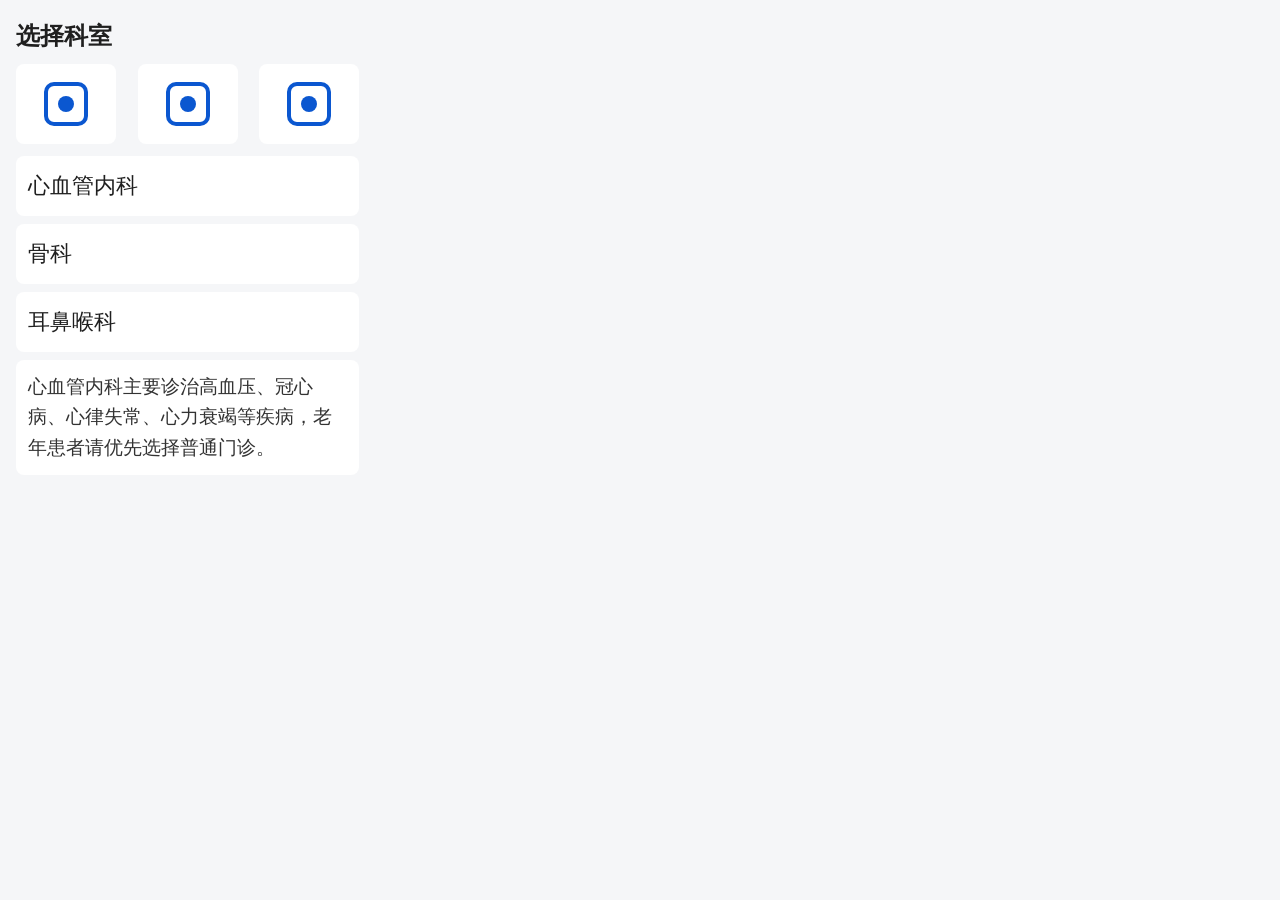
<file: api/demo/preview/before/departments.html>
<!doctype html><html lang="zh-CN"><head><meta charset="utf-8"><meta name="viewport" content="width=375"><title>选择科室</title><style>
html,body{margin:0;padding:0;width:375px}
div{display:block} span{display:inline}
button{display:block;position:relative;margin-left:auto;margin-right:auto;padding-left:14px;padding-right:14px;box-sizing:border-box;font-size:18px;text-align:center;line-height:2.55555556;border-radius:5px;color:#000;background-color:#f8f8f8;border:none;width:184px;font-family:inherit;-webkit-appearance:none}
input{display:block;height:1.4rem;font-family:inherit;box-sizing:content-box;border:none;outline:none}
img{display:inline-block;width:320px;height:240px}
[data-wx-tag=movable-area]{position:relative;overflow:hidden}
[data-wx-tag=movable-view]{position:absolute;top:0;left:0;display:inline-block}

body {
  background-color: #f5f6f8;
  color: #1f1f1f;
  font-family: -apple-system, "PingFang SC", "Microsoft YaHei", sans-serif;
  font-size: 20px;
}
.page {
  padding: 12px 16px 80px;
}
.page-title {
  display: block;
  font-size: 24px;
  font-weight: 600;
  color: #1f1f1f;
  margin: 8px 0 12px;
}

.quick-icons {
  display: flex;
  justify-content: space-between;
  margin-bottom: 12px;
}
.icon-item {
  width: 100px;
  height: 80px;
  margin: 0;
  padding: 0;
  background-color: #ffffff;
  border-radius: 8px;
  display: flex;
  align-items: center;
  justify-content: center;
}
.icon-img {
  width: 48px;
  height: 48px;
}
.dept-item {
  width: 100%;
  box-sizing: border-box;
  display: block;
  text-align: left;
  font-size: 22px;
  color: #1f1f1f;
  background-color: #ffffff;
  border-radius: 8px;
  height: 60px;
  line-height: 60px;
  padding: 0 12px;
  margin-bottom: 8px;
}
.dept-intro {
  background-color: #ffffff;
  border-radius: 8px;
  padding: 12px;
}
.dept-desc {
  font-size: 19px;
  line-height: 1.6;
  color: #333333;
}
</style></head><body><div data-wx-tag="view" data-wxml-line="1" data-wxml-source="pages/departments/departments.wxml" class="page" id="dept-page"><span data-wx-tag="text" data-wxml-line="2" data-wxml-source="pages/departments/departments.wxml" class="page-title" id="dept-title">选择科室</span><div data-wx-tag="view" data-wxml-line="3" data-wxml-source="pages/departments/departments.wxml" class="quick-icons" id="quick-icons"><button data-wx-tag="button" data-wxml-line="4" data-wxml-source="pages/departments/departments.wxml" class="icon-item" id="icon-fever" aria-label="发热门诊" data-bindtap="goDoctors"><img data-wx-tag="image" data-wxml-line="4" data-wxml-source="pages/departments/departments.wxml" class="icon-img" src="../../miniapp-assets/fever.svg" alt="发热门诊"></button><button data-wx-tag="button" data-wxml-line="5" data-wxml-source="pages/departments/departments.wxml" class="icon-item" id="icon-child" aria-label="儿科" data-bindtap="goDoctors"><img data-wx-tag="image" data-wxml-line="5" data-wxml-source="pages/departments/departments.wxml" class="icon-img" src="../../miniapp-assets/child.svg" alt="儿科"></button><button data-wx-tag="button" data-wxml-line="6" data-wxml-source="pages/departments/departments.wxml" class="icon-item" id="icon-eye" aria-label="眼科" data-bindtap="goDoctors"><img data-wx-tag="image" data-wxml-line="6" data-wxml-source="pages/departments/departments.wxml" class="icon-img" src="../../miniapp-assets/eye.svg" alt="眼科"></button></div><div data-wx-tag="view" data-wxml-line="8" data-wxml-source="pages/departments/departments.wxml" class="dept-list" id="dept-list"><button data-wx-tag="button" data-wxml-line="9" data-wxml-source="pages/departments/departments.wxml" class="dept-item" id="dept-cardio" data-bindtap="goDoctors">心血管内科</button><button data-wx-tag="button" data-wxml-line="10" data-wxml-source="pages/departments/departments.wxml" class="dept-item" id="dept-ortho" data-bindtap="goDoctors">骨科</button><button data-wx-tag="button" data-wxml-line="11" data-wxml-source="pages/departments/departments.wxml" class="dept-item" id="dept-ent" data-bindtap="goDoctors">耳鼻喉科</button></div><div data-wx-tag="view" data-wxml-line="13" data-wxml-source="pages/departments/departments.wxml" class="dept-intro" id="dept-intro"><span data-wx-tag="text" data-wxml-line="14" data-wxml-source="pages/departments/departments.wxml" class="dept-desc" id="dept-desc">心血管内科主要诊治高血压、冠心病、心律失常、心力衰竭等疾病，老年患者请优先选择普通门诊。</span></div></div>
<style id="carelens-demo-bridge-style">
  .__cl_highlight {
    outline: 3px solid #e11d48 !important;
    outline-offset: 2px !important;
    box-shadow: 0 0 0 6px rgba(225, 29, 72, 0.22) !important;
    animation: __clPulse 1.1s ease-in-out infinite alternate;
    position: relative;
  }
  .__cl_sr_active {
    outline: 3px solid #0284c7 !important;
    outline-offset: 2px !important;
    box-shadow: 0 0 0 6px rgba(2, 132, 199, 0.28) !important;
  }
  .__cl_sr_badge {
    position: fixed;
    z-index: 99999;
    background: #0284c7;
    color: #fff;
    font-size: 12px;
    font-weight: 700;
    padding: 3px 8px;
    border-radius: 999px;
    pointer-events: none;
    box-shadow: 0 2px 8px rgba(0,0,0,0.28);
    max-width: 310px;
    white-space: nowrap;
    overflow: hidden;
    text-overflow: ellipsis;
  }
  @keyframes __clPulse {
    from { box-shadow: 0 0 0 3px rgba(225, 29, 72, 0.22); }
    to { box-shadow: 0 0 0 8px rgba(225, 29, 72, 0.36); }
  }
  body.__cl_elderly_sim {
    filter: blur(0.65px) contrast(0.84) saturate(0.82);
  }
  #__cl_toast {
    position: fixed;
    left: 14px;
    right: 14px;
    bottom: 14px;
    z-index: 99998;
    background: rgba(15, 23, 42, 0.94);
    color: #ffffff;
    font-size: 13px;
    line-height: 1.45;
    padding: 10px 12px;
    border-radius: 10px;
    box-shadow: 0 6px 18px rgba(15, 23, 42, 0.28);
    display: none;
  }
  .__cl_alt_verified {
    margin-top: 8px;
    padding: 8px 10px;
    border-radius: 6px;
    background: #ecfdf5;
    border: 1px solid #10b981;
    color: #065f46;
    font-size: 14px;
    line-height: 1.4;
  }
  #slider-area.__cl_slider_done {
    background: #dcfce7 !important;
    border: 1px solid #16a34a;
  }
</style>
<div id="__cl_toast" role="status" aria-live="polite"></div>
<script>
(function() {
  const VARIANT = "before";
  const PAGE = "departments";
  let toastTimer = null;
  let badgeEl = null;

  function showToast(msg) {
    const t = document.getElementById('__cl_toast');
    if (!t) return;
    t.textContent = msg;
    t.style.display = 'block';
    clearTimeout(toastTimer);
    toastTimer = setTimeout(() => { t.style.display = 'none'; }, 3400);
  }

  function clearHighlights() {
    document.querySelectorAll('.__cl_highlight').forEach(el => el.classList.remove('__cl_highlight'));
  }

  function clearSr() {
    document.querySelectorAll('.__cl_sr_active').forEach(el => el.classList.remove('__cl_sr_active'));
    if (badgeEl && badgeEl.parentNode) badgeEl.parentNode.removeChild(badgeEl);
    badgeEl = null;
  }

  function isVisible(el) {
    if (!el) return false;
    const style = window.getComputedStyle(el);
    if (style.display === 'none' || style.visibility === 'hidden') return false;
    const rect = el.getBoundingClientRect();
    return rect.width > 0 && rect.height > 0;
  }

  function setModalVisible(show) {
    const mask = document.getElementById('notice-modal-mask');
    if (!mask) return;
    mask.style.display = show ? 'flex' : 'none';
    window.parent.postMessage({ type: 'carelens:modalState', open: !!show, variant: VARIANT, page: PAGE }, '*');
  }

  // Collect screen-reader focusable / key accessibility items strictly in DOM order
  function collectSrOrder() {
    const mask = document.getElementById('notice-modal-mask');
    const modalOpen = mask && window.getComputedStyle(mask).display !== 'none';
    const root = modalOpen ? document.getElementById('notice-modal') : document.body;
    if (!root) return [];

    const selector = [
      'button',
      'input',
      '[data-bindtap]',
      '[role="button"]',
      '[data-wx-tag="movable-area"]',
      '.status-dot'
    ].join(',');

    const nodes = Array.from(root.querySelectorAll(selector)).filter(el => isVisible(el));
    return nodes.map((el, idx) => {
      const tag = el.tagName.toLowerCase();
      const wxTag = el.getAttribute('data-wx-tag') || tag;
      const ariaLabel = (el.getAttribute('aria-label') || '').trim();
      const role = (el.getAttribute('role') || '').trim();
      const placeholder = (el.getAttribute('placeholder') || '').trim();
      const text = (el.innerText || el.textContent || '').replace(/\s+/g, ' ').trim();
      const cs = window.getComputedStyle(el);
      const cssOrder = parseInt(cs.order || '0', 10) || 0;

      let spoken = '';
      let diag = '';
      let isDefect = false;

      if (el.id === 'btn-scan' && !ariaLabel && !text) {
        spoken = '未命名按钮（读屏无法告知用途！）';
        diag = 'D05：button 内仅图标无 aria-label，视障者不知道这是扫码按钮';
        isDefect = true;
      } else if (el.classList.contains('status-dot') && !ariaLabel) {
        spoken = '（空白元素：读屏可能跳过，仅靠红绿圆点区分有号/约满）';
        diag = 'D11：仅用颜色传递信息，色弱/全盲无法分辨有号或约满';
        isDefect = true;
      } else if (tag === 'div' && el.getAttribute('data-bindtap') === 'pickSlot' && role !== 'button') {
        spoken = '文本：' + text + '（警告：无 button 语义，部分读屏不提示可点击！）';
        diag = 'D10：<view bindtap> 未加 role="button"，视障用户不知道可以点选该号源';
        isDefect = true;
      } else if (tag === 'input' && !ariaLabel) {
        spoken = '输入框，占位提示：' + (placeholder || '无') + '（开始输入后提示消失，无固定标签）';
        diag = 'D12：仅靠 placeholder，没有可见标签或 aria-label';
        isDefect = true;
      } else if (el.id === 'slider-area') {
        spoken = ariaLabel ? ('验证区域：' + ariaLabel) : '自定义滑块区域（非标准控件，无法用键盘/读屏单指完成拖动）';
        diag = VARIANT === 'before'
          ? 'D08：必须拖动滑块验证，无短信/语音替代通道'
          : '已保留滑块并增加下方短信/语音验证替代按钮（演示占位）';
        isDefect = VARIANT === 'before';
      } else if (el.id === 'btn-submit' && cssOrder > 0) {
        spoken = '按钮：' + (ariaLabel || text) + '【异常！DOM排第1，视觉被CSS order推到最底】';
        diag = 'D09：焦点顺序错乱！视障用户刚进页面还没核对信息、没输身份证就先读到“提交预约”';
        isDefect = true;
      } else if (el.id === 'modal-close') {
        const rect = el.getBoundingClientRect();
        const small = rect.width < 44 || rect.height < 44;
        spoken = '按钮：' + (ariaLabel || text) + (small ? '（触控区仅 ' + Math.round(rect.width) + '×' + Math.round(rect.height) + 'px，极易误触）' : '');
        diag = small ? 'D07：关闭按钮仅 16×16px 贴右上角，老人很难点中' : 'D07 已修复：关闭区扩大至 44×44px 并新增底部“我知道了”大按钮';
        isDefect = small;
      } else if (el.classList.contains('icon-item')) {
        const hasVisibleText = text.length > 0;
        spoken = '按钮：' + (ariaLabel || text) + (hasVisibleText ? '' : '（屏幕无可见文字，仅读屏有 aria-label）');
        diag = hasVisibleText ? 'D06 已修复：图标下方已补充清晰可见文字' : 'D06：纯图标无可见文字，低视力老人看不懂图标含义';
        isDefect = !hasVisibleText;
      } else {
        const roleLabel = (tag === 'button' || role === 'button') ? '按钮' : (tag === 'input' ? '输入框' : '元素');
        spoken = roleLabel + '：' + (ariaLabel || text || placeholder || el.id);
        diag = '语义与顺序正常';
      }

      return {
        index: idx,
        id: el.id || ('item-' + idx),
        wxTag,
        label: ariaLabel || text || placeholder || el.id,
        spoken,
        diag,
        isDefect,
        cssOrder
      };
    });
  }

  function focusSrStep(stepIdx) {
    clearSr();
    const mask = document.getElementById('notice-modal-mask');
    const modalOpen = mask && window.getComputedStyle(mask).display !== 'none';
    const root = modalOpen ? document.getElementById('notice-modal') : document.body;
    const selector = 'button,input,[data-bindtap],[role="button"],[data-wx-tag="movable-area"],.status-dot';
    const nodes = root ? Array.from(root.querySelectorAll(selector)).filter(el => isVisible(el)) : [];
    const items = collectSrOrder();
    if (!nodes.length || stepIdx < 0 || stepIdx >= nodes.length) {
      window.parent.postMessage({ type: 'carelens:srInfo', variant: VARIANT, page: PAGE, items, activeIndex: -1 }, '*');
      return;
    }
    const target = nodes[stepIdx];
    target.classList.add('__cl_sr_active');
    target.scrollIntoView({ behavior: 'smooth', block: 'center' });
    const rect = target.getBoundingClientRect();
    badgeEl = document.createElement('div');
    badgeEl.className = '__cl_sr_badge';
    badgeEl.textContent = '读屏第 ' + (stepIdx + 1) + '/' + nodes.length + ' 步：' + items[stepIdx].label;
    badgeEl.style.left = Math.max(8, Math.min(rect.left, 70)) + 'px';
    badgeEl.style.top = Math.max(8, rect.top - 28) + 'px';
    document.body.appendChild(badgeEl);
    window.parent.postMessage({ type: 'carelens:srInfo', variant: VARIANT, page: PAGE, items, activeIndex: stepIdx }, '*');
  }

  // Wire interactive miniapp actions
  document.addEventListener('click', function(ev) {
    const el = ev.target.closest('[data-bindtap]');
    if (!el) return;
    const action = el.getAttribute('data-bindtap');
    if (action === 'goDept') {
      window.parent.postMessage({ type: 'carelens:navigate', page: 'departments' }, '*');
    } else if (action === 'goDoctors') {
      window.parent.postMessage({ type: 'carelens:navigate', page: 'doctors' }, '*');
    } else if (action === 'pickSlot') {
      window.parent.postMessage({ type: 'carelens:navigate', page: 'confirm' }, '*');
    } else if (action === 'goBack') {
      window.parent.postMessage({ type: 'carelens:navigate', page: 'doctors' }, '*');
    } else if (action === 'closeModal') {
      setModalVisible(false);
      showToast('已关闭挂号须知弹窗（可点击右侧工具栏重新打开对比关闭按钮大小）');
    } else if (action === 'onScan') {
      const noLabel = !el.getAttribute('aria-label');
      showToast(noLabel
        ? '扫码按钮点击：修复前无 aria-label，视障读屏只能读出“按钮”'
        : '扫码按钮点击：修复后已补齐 aria-label="扫码"');
    } else if (action === 'onFav') {
      const cur = el.textContent.trim();
      el.textContent = cur === '☆' ? '★' : '☆';
      showToast(VARIANT === 'before'
        ? '收藏点击：修复前热区仅 30×30px，手指偏一点就点不中'
        : '收藏点击：修复后热区已扩至 44×44px');
    } else if (action === 'onAltVerify') {
      const vb = document.getElementById('verify-block');
      if (vb && !vb.querySelector('.__cl_alt_verified')) {
        const note = document.createElement('div');
        note.className = '__cl_alt_verified';
        note.textContent = '✓ 已切换至短信验证码/语音验证替代入口（演示占位：实际需接入医院认证接口）';
        vb.appendChild(note);
      }
      showToast('已启用无障碍替代验证通道（替代拖动滑块）');
    } else if (action === 'onSubmit') {
      showToast('🛡️ 安全护栏（stop_before_submit）：本地演示拦截提交，不向外部发请求');
      window.parent.postMessage({ type: 'carelens:submitIntercepted' }, '*');
    }
  });

  // Interactive slider drag/click feedback on confirm page
  const sliderArea = document.getElementById('slider-area');
  const sliderHandle = document.getElementById('slider-handle');
  if (sliderArea && sliderHandle) {
    let dragging = false;
    let startX = 0;
    sliderHandle.addEventListener('pointerdown', (e) => {
      dragging = true;
      startX = e.clientX;
      sliderHandle.setPointerCapture(e.pointerId);
    });
    sliderHandle.addEventListener('pointermove', (e) => {
      if (!dragging) return;
      const maxDx = Math.max(40, sliderArea.clientWidth - sliderHandle.clientWidth);
      const dx = Math.max(0, Math.min(maxDx, e.clientX - startX));
      sliderHandle.style.left = dx + 'px';
      if (dx >= maxDx - 6) {
        sliderArea.classList.add('__cl_slider_done');
        sliderHandle.textContent = '✓';
      }
    });
    sliderHandle.addEventListener('pointerup', () => {
      dragging = false;
      if (!sliderArea.classList.contains('__cl_slider_done')) {
        sliderHandle.style.left = '0px';
        showToast('滑块未拖到最右已回弹——手抖老人或读屏用户极难完成该操作！');
      } else {
        showToast('滑块拖动成功（但全盲用户仍无法用读屏单指拖过去）');
      }
    });
  }

  window.addEventListener('message', function(ev) {
    const d = ev.data || {};
    if (d.type === 'highlight') {
      clearHighlights();
      const ids = Array.isArray(d.ids) ? d.ids : [];
      if (PAGE === 'doctors' && ids.length) {
        const modalIds = new Set(['modal-close', 'modal-close-ok', 'notice-modal']);
        const needsModal = ids.some(id => modalIds.has(id));
        setModalVisible(needsModal);
      }
      let firstEl = null;
      ids.forEach(id => {
        const el = document.getElementById(id);
        if (el) {
          el.classList.add('__cl_highlight');
          if (!firstEl) firstEl = el;
        }
      });
      if (firstEl) {
        firstEl.scrollIntoView({ behavior: 'smooth', block: 'center' });
      }
    } else if (d.type === 'clearHighlight') {
      clearHighlights();
    } else if (d.type === 'elderlyFilter') {
      document.body.classList.toggle('__cl_elderly_sim', !!d.enabled);
    } else if (d.type === 'toggleModal') {
      setModalVisible(!!d.show);
    } else if (d.type === 'srQueryOrder') {
      const items = collectSrOrder();
      window.parent.postMessage({ type: 'carelens:srInfo', variant: VARIANT, page: PAGE, items, activeIndex: -1 }, '*');
    } else if (d.type === 'srFocusStep') {
      focusSrStep(Number(d.index || 0));
    } else if (d.type === 'srReset') {
      clearSr();
    }
  });

  // Report ready + initial SR order
  window.addEventListener('DOMContentLoaded', function() {
    const mask = document.getElementById('notice-modal-mask');
    const modalOpen = !!(mask && window.getComputedStyle(mask).display !== 'none');
    window.parent.postMessage({
      type: 'carelens:ready',
      variant: VARIANT,
      page: PAGE,
      modalOpen,
      items: collectSrOrder()
    }, '*');
  });
})();
</script>
</body></html>
</file>
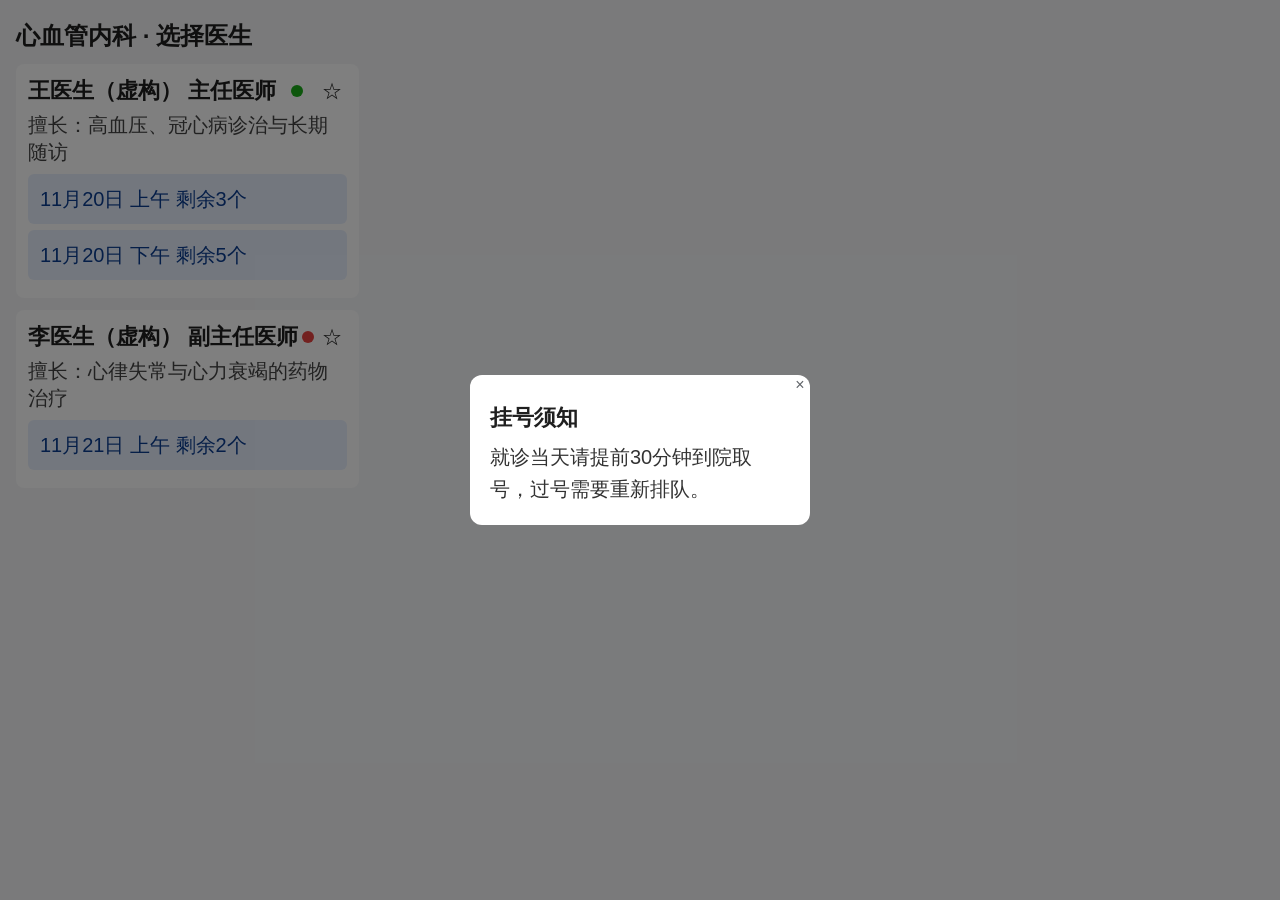
<file: api/demo/preview/before/doctors.html>
<!doctype html><html lang="zh-CN"><head><meta charset="utf-8"><meta name="viewport" content="width=375"><title>选择医生</title><style>
html,body{margin:0;padding:0;width:375px}
div{display:block} span{display:inline}
button{display:block;position:relative;margin-left:auto;margin-right:auto;padding-left:14px;padding-right:14px;box-sizing:border-box;font-size:18px;text-align:center;line-height:2.55555556;border-radius:5px;color:#000;background-color:#f8f8f8;border:none;width:184px;font-family:inherit;-webkit-appearance:none}
input{display:block;height:1.4rem;font-family:inherit;box-sizing:content-box;border:none;outline:none}
img{display:inline-block;width:320px;height:240px}
[data-wx-tag=movable-area]{position:relative;overflow:hidden}
[data-wx-tag=movable-view]{position:absolute;top:0;left:0;display:inline-block}

body {
  background-color: #f5f6f8;
  color: #1f1f1f;
  font-family: -apple-system, "PingFang SC", "Microsoft YaHei", sans-serif;
  font-size: 20px;
}
.page {
  padding: 12px 16px 80px;
}
.page-title {
  display: block;
  font-size: 24px;
  font-weight: 600;
  color: #1f1f1f;
  margin: 8px 0 12px;
}

.doc-card {
  background-color: #ffffff;
  border-radius: 8px;
  padding: 12px;
  margin-bottom: 12px;
}
.doc-head {
  display: flex;
  align-items: center;
  justify-content: space-between;
}
.doc-name {
  font-size: 22px;
  font-weight: 600;
  color: #1f1f1f;
}
.status-dot {
  width: 12px;
  height: 12px;
  border-radius: 50%;
}
.status-ok {
  background-color: #1aad19;
}
.status-full {
  background-color: #e64340;
}
.fav-btn {
  width: 30px;
  height: 30px;
  line-height: 30px;
  padding: 0;
  margin: 0;
  font-size: 20px;
  color: #1f1f1f;
  background-color: #ffffff;
}
.doc-skill {
  display: block;
  font-size: 20px;
  color: #444444;
  margin: 6px 0 8px;
}
.slot-item {
  background-color: #e8f0fe;
  color: #0b3d91;
  font-size: 20px;
  border-radius: 6px;
  height: 50px;
  line-height: 50px;
  padding: 0 12px;
  margin-bottom: 6px;
}
.slot-btn {
  width: 100%;
  box-sizing: border-box;
  display: block;
  text-align: left;
  background-color: #e8f0fe;
  color: #0b3d91;
  font-size: 20px;
  border-radius: 6px;
  height: 50px;
  line-height: 50px;
  padding: 0 12px;
  margin: 0 0 6px;
}
.modal-mask {
  position: fixed;
  top: 0;
  left: 0;
  right: 0;
  bottom: 0;
  background-color: rgba(0, 0, 0, 0.5);
  display: flex;
  align-items: center;
  justify-content: center;
}
.modal {
  position: relative;
  width: 300px;
  background-color: #ffffff;
  border-radius: 12px;
  padding: 28px 20px 20px;
}
.modal-title {
  display: block;
  font-size: 22px;
  font-weight: 600;
  color: #1f1f1f;
  margin-bottom: 8px;
}
.modal-body {
  display: block;
  font-size: 20px;
  line-height: 1.6;
  color: #333333;
}
.modal-close {
  position: absolute;
  top: 2px;
  right: 2px;
  width: 16px;
  height: 16px;
  line-height: 16px;
  text-align: center;
  font-size: 16px;
  color: #5f6368;
}
</style></head><body><div data-wx-tag="view" data-wxml-line="1" data-wxml-source="pages/doctors/doctors.wxml" class="page" id="doc-page"><span data-wx-tag="text" data-wxml-line="2" data-wxml-source="pages/doctors/doctors.wxml" class="page-title" id="doc-title">心血管内科 · 选择医生</span><div data-wx-tag="view" data-wxml-line="3" data-wxml-source="pages/doctors/doctors.wxml" class="doc-card" id="doc-1"><div data-wx-tag="view" data-wxml-line="4" data-wxml-source="pages/doctors/doctors.wxml" class="doc-head" id="doc-1-head"><span data-wx-tag="text" data-wxml-line="5" data-wxml-source="pages/doctors/doctors.wxml" class="doc-name" id="doc-1-name">王医生（虚构） 主任医师</span><div data-wx-tag="view" data-wxml-line="6" data-wxml-source="pages/doctors/doctors.wxml" class="status-dot status-ok" id="doc-1-status"></div><button data-wx-tag="button" data-wxml-line="7" data-wxml-source="pages/doctors/doctors.wxml" class="fav-btn" id="doc-1-fav" aria-label="收藏王医生" data-bindtap="onFav">☆</button></div><span data-wx-tag="text" data-wxml-line="9" data-wxml-source="pages/doctors/doctors.wxml" class="doc-skill" id="doc-1-skill">擅长：高血压、冠心病诊治与长期随访</span><div data-wx-tag="view" data-wxml-line="10" data-wxml-source="pages/doctors/doctors.wxml" class="slots" id="doc-1-slots"><div data-wx-tag="view" data-wxml-line="11" data-wxml-source="pages/doctors/doctors.wxml" class="slot-item" id="slot-1-am" data-bindtap="pickSlot">11月20日 上午 剩余3个</div><div data-wx-tag="view" data-wxml-line="12" data-wxml-source="pages/doctors/doctors.wxml" class="slot-item" id="slot-1-pm" data-bindtap="pickSlot">11月20日 下午 剩余5个</div></div></div><div data-wx-tag="view" data-wxml-line="15" data-wxml-source="pages/doctors/doctors.wxml" class="doc-card" id="doc-2"><div data-wx-tag="view" data-wxml-line="16" data-wxml-source="pages/doctors/doctors.wxml" class="doc-head" id="doc-2-head"><span data-wx-tag="text" data-wxml-line="17" data-wxml-source="pages/doctors/doctors.wxml" class="doc-name" id="doc-2-name">李医生（虚构） 副主任医师</span><div data-wx-tag="view" data-wxml-line="18" data-wxml-source="pages/doctors/doctors.wxml" class="status-dot status-full" id="doc-2-status"></div><button data-wx-tag="button" data-wxml-line="19" data-wxml-source="pages/doctors/doctors.wxml" class="fav-btn" id="doc-2-fav" aria-label="收藏李医生" data-bindtap="onFav">☆</button></div><span data-wx-tag="text" data-wxml-line="21" data-wxml-source="pages/doctors/doctors.wxml" class="doc-skill" id="doc-2-skill">擅长：心律失常与心力衰竭的药物治疗</span><div data-wx-tag="view" data-wxml-line="22" data-wxml-source="pages/doctors/doctors.wxml" class="slots" id="doc-2-slots"><button data-wx-tag="button" data-wxml-line="23" data-wxml-source="pages/doctors/doctors.wxml" class="slot-btn" id="slot-2-am" data-bindtap="pickSlot">11月21日 上午 剩余2个</button></div></div><div data-wx-tag="view" data-wxml-line="26" data-wxml-source="pages/doctors/doctors.wxml" class="modal-mask" id="notice-modal-mask"><div data-wx-tag="view" data-wxml-line="27" data-wxml-source="pages/doctors/doctors.wxml" class="modal" id="notice-modal" role="dialog" aria-label="挂号须知"><span data-wx-tag="text" data-wxml-line="28" data-wxml-source="pages/doctors/doctors.wxml" class="modal-title" id="modal-title">挂号须知</span><span data-wx-tag="text" data-wxml-line="29" data-wxml-source="pages/doctors/doctors.wxml" class="modal-body" id="modal-body">就诊当天请提前30分钟到院取号，过号需要重新排队。</span><div data-wx-tag="view" data-wxml-line="30" data-wxml-source="pages/doctors/doctors.wxml" class="modal-close" id="modal-close" role="button" aria-label="关闭" data-bindtap="closeModal">×</div></div></div></div>
<style id="carelens-demo-bridge-style">
  .__cl_highlight {
    outline: 3px solid #e11d48 !important;
    outline-offset: 2px !important;
    box-shadow: 0 0 0 6px rgba(225, 29, 72, 0.22) !important;
    animation: __clPulse 1.1s ease-in-out infinite alternate;
    position: relative;
  }
  .__cl_sr_active {
    outline: 3px solid #0284c7 !important;
    outline-offset: 2px !important;
    box-shadow: 0 0 0 6px rgba(2, 132, 199, 0.28) !important;
  }
  .__cl_sr_badge {
    position: fixed;
    z-index: 99999;
    background: #0284c7;
    color: #fff;
    font-size: 12px;
    font-weight: 700;
    padding: 3px 8px;
    border-radius: 999px;
    pointer-events: none;
    box-shadow: 0 2px 8px rgba(0,0,0,0.28);
    max-width: 310px;
    white-space: nowrap;
    overflow: hidden;
    text-overflow: ellipsis;
  }
  @keyframes __clPulse {
    from { box-shadow: 0 0 0 3px rgba(225, 29, 72, 0.22); }
    to { box-shadow: 0 0 0 8px rgba(225, 29, 72, 0.36); }
  }
  body.__cl_elderly_sim {
    filter: blur(0.65px) contrast(0.84) saturate(0.82);
  }
  #__cl_toast {
    position: fixed;
    left: 14px;
    right: 14px;
    bottom: 14px;
    z-index: 99998;
    background: rgba(15, 23, 42, 0.94);
    color: #ffffff;
    font-size: 13px;
    line-height: 1.45;
    padding: 10px 12px;
    border-radius: 10px;
    box-shadow: 0 6px 18px rgba(15, 23, 42, 0.28);
    display: none;
  }
  .__cl_alt_verified {
    margin-top: 8px;
    padding: 8px 10px;
    border-radius: 6px;
    background: #ecfdf5;
    border: 1px solid #10b981;
    color: #065f46;
    font-size: 14px;
    line-height: 1.4;
  }
  #slider-area.__cl_slider_done {
    background: #dcfce7 !important;
    border: 1px solid #16a34a;
  }
</style>
<div id="__cl_toast" role="status" aria-live="polite"></div>
<script>
(function() {
  const VARIANT = "before";
  const PAGE = "doctors";
  let toastTimer = null;
  let badgeEl = null;

  function showToast(msg) {
    const t = document.getElementById('__cl_toast');
    if (!t) return;
    t.textContent = msg;
    t.style.display = 'block';
    clearTimeout(toastTimer);
    toastTimer = setTimeout(() => { t.style.display = 'none'; }, 3400);
  }

  function clearHighlights() {
    document.querySelectorAll('.__cl_highlight').forEach(el => el.classList.remove('__cl_highlight'));
  }

  function clearSr() {
    document.querySelectorAll('.__cl_sr_active').forEach(el => el.classList.remove('__cl_sr_active'));
    if (badgeEl && badgeEl.parentNode) badgeEl.parentNode.removeChild(badgeEl);
    badgeEl = null;
  }

  function isVisible(el) {
    if (!el) return false;
    const style = window.getComputedStyle(el);
    if (style.display === 'none' || style.visibility === 'hidden') return false;
    const rect = el.getBoundingClientRect();
    return rect.width > 0 && rect.height > 0;
  }

  function setModalVisible(show) {
    const mask = document.getElementById('notice-modal-mask');
    if (!mask) return;
    mask.style.display = show ? 'flex' : 'none';
    window.parent.postMessage({ type: 'carelens:modalState', open: !!show, variant: VARIANT, page: PAGE }, '*');
  }

  // Collect screen-reader focusable / key accessibility items strictly in DOM order
  function collectSrOrder() {
    const mask = document.getElementById('notice-modal-mask');
    const modalOpen = mask && window.getComputedStyle(mask).display !== 'none';
    const root = modalOpen ? document.getElementById('notice-modal') : document.body;
    if (!root) return [];

    const selector = [
      'button',
      'input',
      '[data-bindtap]',
      '[role="button"]',
      '[data-wx-tag="movable-area"]',
      '.status-dot'
    ].join(',');

    const nodes = Array.from(root.querySelectorAll(selector)).filter(el => isVisible(el));
    return nodes.map((el, idx) => {
      const tag = el.tagName.toLowerCase();
      const wxTag = el.getAttribute('data-wx-tag') || tag;
      const ariaLabel = (el.getAttribute('aria-label') || '').trim();
      const role = (el.getAttribute('role') || '').trim();
      const placeholder = (el.getAttribute('placeholder') || '').trim();
      const text = (el.innerText || el.textContent || '').replace(/\s+/g, ' ').trim();
      const cs = window.getComputedStyle(el);
      const cssOrder = parseInt(cs.order || '0', 10) || 0;

      let spoken = '';
      let diag = '';
      let isDefect = false;

      if (el.id === 'btn-scan' && !ariaLabel && !text) {
        spoken = '未命名按钮（读屏无法告知用途！）';
        diag = 'D05：button 内仅图标无 aria-label，视障者不知道这是扫码按钮';
        isDefect = true;
      } else if (el.classList.contains('status-dot') && !ariaLabel) {
        spoken = '（空白元素：读屏可能跳过，仅靠红绿圆点区分有号/约满）';
        diag = 'D11：仅用颜色传递信息，色弱/全盲无法分辨有号或约满';
        isDefect = true;
      } else if (tag === 'div' && el.getAttribute('data-bindtap') === 'pickSlot' && role !== 'button') {
        spoken = '文本：' + text + '（警告：无 button 语义，部分读屏不提示可点击！）';
        diag = 'D10：<view bindtap> 未加 role="button"，视障用户不知道可以点选该号源';
        isDefect = true;
      } else if (tag === 'input' && !ariaLabel) {
        spoken = '输入框，占位提示：' + (placeholder || '无') + '（开始输入后提示消失，无固定标签）';
        diag = 'D12：仅靠 placeholder，没有可见标签或 aria-label';
        isDefect = true;
      } else if (el.id === 'slider-area') {
        spoken = ariaLabel ? ('验证区域：' + ariaLabel) : '自定义滑块区域（非标准控件，无法用键盘/读屏单指完成拖动）';
        diag = VARIANT === 'before'
          ? 'D08：必须拖动滑块验证，无短信/语音替代通道'
          : '已保留滑块并增加下方短信/语音验证替代按钮（演示占位）';
        isDefect = VARIANT === 'before';
      } else if (el.id === 'btn-submit' && cssOrder > 0) {
        spoken = '按钮：' + (ariaLabel || text) + '【异常！DOM排第1，视觉被CSS order推到最底】';
        diag = 'D09：焦点顺序错乱！视障用户刚进页面还没核对信息、没输身份证就先读到“提交预约”';
        isDefect = true;
      } else if (el.id === 'modal-close') {
        const rect = el.getBoundingClientRect();
        const small = rect.width < 44 || rect.height < 44;
        spoken = '按钮：' + (ariaLabel || text) + (small ? '（触控区仅 ' + Math.round(rect.width) + '×' + Math.round(rect.height) + 'px，极易误触）' : '');
        diag = small ? 'D07：关闭按钮仅 16×16px 贴右上角，老人很难点中' : 'D07 已修复：关闭区扩大至 44×44px 并新增底部“我知道了”大按钮';
        isDefect = small;
      } else if (el.classList.contains('icon-item')) {
        const hasVisibleText = text.length > 0;
        spoken = '按钮：' + (ariaLabel || text) + (hasVisibleText ? '' : '（屏幕无可见文字，仅读屏有 aria-label）');
        diag = hasVisibleText ? 'D06 已修复：图标下方已补充清晰可见文字' : 'D06：纯图标无可见文字，低视力老人看不懂图标含义';
        isDefect = !hasVisibleText;
      } else {
        const roleLabel = (tag === 'button' || role === 'button') ? '按钮' : (tag === 'input' ? '输入框' : '元素');
        spoken = roleLabel + '：' + (ariaLabel || text || placeholder || el.id);
        diag = '语义与顺序正常';
      }

      return {
        index: idx,
        id: el.id || ('item-' + idx),
        wxTag,
        label: ariaLabel || text || placeholder || el.id,
        spoken,
        diag,
        isDefect,
        cssOrder
      };
    });
  }

  function focusSrStep(stepIdx) {
    clearSr();
    const mask = document.getElementById('notice-modal-mask');
    const modalOpen = mask && window.getComputedStyle(mask).display !== 'none';
    const root = modalOpen ? document.getElementById('notice-modal') : document.body;
    const selector = 'button,input,[data-bindtap],[role="button"],[data-wx-tag="movable-area"],.status-dot';
    const nodes = root ? Array.from(root.querySelectorAll(selector)).filter(el => isVisible(el)) : [];
    const items = collectSrOrder();
    if (!nodes.length || stepIdx < 0 || stepIdx >= nodes.length) {
      window.parent.postMessage({ type: 'carelens:srInfo', variant: VARIANT, page: PAGE, items, activeIndex: -1 }, '*');
      return;
    }
    const target = nodes[stepIdx];
    target.classList.add('__cl_sr_active');
    target.scrollIntoView({ behavior: 'smooth', block: 'center' });
    const rect = target.getBoundingClientRect();
    badgeEl = document.createElement('div');
    badgeEl.className = '__cl_sr_badge';
    badgeEl.textContent = '读屏第 ' + (stepIdx + 1) + '/' + nodes.length + ' 步：' + items[stepIdx].label;
    badgeEl.style.left = Math.max(8, Math.min(rect.left, 70)) + 'px';
    badgeEl.style.top = Math.max(8, rect.top - 28) + 'px';
    document.body.appendChild(badgeEl);
    window.parent.postMessage({ type: 'carelens:srInfo', variant: VARIANT, page: PAGE, items, activeIndex: stepIdx }, '*');
  }

  // Wire interactive miniapp actions
  document.addEventListener('click', function(ev) {
    const el = ev.target.closest('[data-bindtap]');
    if (!el) return;
    const action = el.getAttribute('data-bindtap');
    if (action === 'goDept') {
      window.parent.postMessage({ type: 'carelens:navigate', page: 'departments' }, '*');
    } else if (action === 'goDoctors') {
      window.parent.postMessage({ type: 'carelens:navigate', page: 'doctors' }, '*');
    } else if (action === 'pickSlot') {
      window.parent.postMessage({ type: 'carelens:navigate', page: 'confirm' }, '*');
    } else if (action === 'goBack') {
      window.parent.postMessage({ type: 'carelens:navigate', page: 'doctors' }, '*');
    } else if (action === 'closeModal') {
      setModalVisible(false);
      showToast('已关闭挂号须知弹窗（可点击右侧工具栏重新打开对比关闭按钮大小）');
    } else if (action === 'onScan') {
      const noLabel = !el.getAttribute('aria-label');
      showToast(noLabel
        ? '扫码按钮点击：修复前无 aria-label，视障读屏只能读出“按钮”'
        : '扫码按钮点击：修复后已补齐 aria-label="扫码"');
    } else if (action === 'onFav') {
      const cur = el.textContent.trim();
      el.textContent = cur === '☆' ? '★' : '☆';
      showToast(VARIANT === 'before'
        ? '收藏点击：修复前热区仅 30×30px，手指偏一点就点不中'
        : '收藏点击：修复后热区已扩至 44×44px');
    } else if (action === 'onAltVerify') {
      const vb = document.getElementById('verify-block');
      if (vb && !vb.querySelector('.__cl_alt_verified')) {
        const note = document.createElement('div');
        note.className = '__cl_alt_verified';
        note.textContent = '✓ 已切换至短信验证码/语音验证替代入口（演示占位：实际需接入医院认证接口）';
        vb.appendChild(note);
      }
      showToast('已启用无障碍替代验证通道（替代拖动滑块）');
    } else if (action === 'onSubmit') {
      showToast('🛡️ 安全护栏（stop_before_submit）：本地演示拦截提交，不向外部发请求');
      window.parent.postMessage({ type: 'carelens:submitIntercepted' }, '*');
    }
  });

  // Interactive slider drag/click feedback on confirm page
  const sliderArea = document.getElementById('slider-area');
  const sliderHandle = document.getElementById('slider-handle');
  if (sliderArea && sliderHandle) {
    let dragging = false;
    let startX = 0;
    sliderHandle.addEventListener('pointerdown', (e) => {
      dragging = true;
      startX = e.clientX;
      sliderHandle.setPointerCapture(e.pointerId);
    });
    sliderHandle.addEventListener('pointermove', (e) => {
      if (!dragging) return;
      const maxDx = Math.max(40, sliderArea.clientWidth - sliderHandle.clientWidth);
      const dx = Math.max(0, Math.min(maxDx, e.clientX - startX));
      sliderHandle.style.left = dx + 'px';
      if (dx >= maxDx - 6) {
        sliderArea.classList.add('__cl_slider_done');
        sliderHandle.textContent = '✓';
      }
    });
    sliderHandle.addEventListener('pointerup', () => {
      dragging = false;
      if (!sliderArea.classList.contains('__cl_slider_done')) {
        sliderHandle.style.left = '0px';
        showToast('滑块未拖到最右已回弹——手抖老人或读屏用户极难完成该操作！');
      } else {
        showToast('滑块拖动成功（但全盲用户仍无法用读屏单指拖过去）');
      }
    });
  }

  window.addEventListener('message', function(ev) {
    const d = ev.data || {};
    if (d.type === 'highlight') {
      clearHighlights();
      const ids = Array.isArray(d.ids) ? d.ids : [];
      if (PAGE === 'doctors' && ids.length) {
        const modalIds = new Set(['modal-close', 'modal-close-ok', 'notice-modal']);
        const needsModal = ids.some(id => modalIds.has(id));
        setModalVisible(needsModal);
      }
      let firstEl = null;
      ids.forEach(id => {
        const el = document.getElementById(id);
        if (el) {
          el.classList.add('__cl_highlight');
          if (!firstEl) firstEl = el;
        }
      });
      if (firstEl) {
        firstEl.scrollIntoView({ behavior: 'smooth', block: 'center' });
      }
    } else if (d.type === 'clearHighlight') {
      clearHighlights();
    } else if (d.type === 'elderlyFilter') {
      document.body.classList.toggle('__cl_elderly_sim', !!d.enabled);
    } else if (d.type === 'toggleModal') {
      setModalVisible(!!d.show);
    } else if (d.type === 'srQueryOrder') {
      const items = collectSrOrder();
      window.parent.postMessage({ type: 'carelens:srInfo', variant: VARIANT, page: PAGE, items, activeIndex: -1 }, '*');
    } else if (d.type === 'srFocusStep') {
      focusSrStep(Number(d.index || 0));
    } else if (d.type === 'srReset') {
      clearSr();
    }
  });

  // Report ready + initial SR order
  window.addEventListener('DOMContentLoaded', function() {
    const mask = document.getElementById('notice-modal-mask');
    const modalOpen = !!(mask && window.getComputedStyle(mask).display !== 'none');
    window.parent.postMessage({
      type: 'carelens:ready',
      variant: VARIANT,
      page: PAGE,
      modalOpen,
      items: collectSrOrder()
    }, '*');
  });
})();
</script>
</body></html>
</file>
<file: static/styles.css>
:root {
  --bg: #f4f7fb;
  --surface: #ffffff;
  --surface-alt: #f8fafc;
  --border: #e2e8f0;
  --text: #0f172a;
  --text-muted: #475569;
  --primary: #0b57d0;
  --primary-soft: #e8f0fe;
  --good: #047857;
  --good-soft: #ecfdf5;
  --bad: #be123c;
  --bad-soft: #fff1f2;
  --warn: #b45309;
  --warn-soft: #fffbeb;
  --shadow: 0 4px 16px rgba(15, 23, 42, 0.06);
  --radius: 14px;
}

* { box-sizing: border-box; }

html, body {
  margin: 0;
  padding: 0;
  background: var(--bg);
  color: var(--text);
  font-family: -apple-system, BlinkMacSystemFont, "PingFang SC", "Microsoft YaHei", "Segoe UI", sans-serif;
  line-height: 1.55;
  overflow-x: hidden;
}

.hidden { display: none !important; }
.muted { color: var(--text-muted); font-size: 14px; }

/* Topbar */
.topbar {
  position: sticky;
  top: 0;
  z-index: 40;
  background: rgba(255, 255, 255, 0.96);
  backdrop-filter: blur(8px);
  border-bottom: 1px solid var(--border);
}

.topbar-inner {
  max-width: 1440px;
  margin: 0 auto;
  padding: 10px 20px;
  display: flex;
  flex-wrap: wrap;
  align-items: center;
  justify-content: space-between;
  gap: 12px;
}

.brand {
  display: flex;
  align-items: center;
  gap: 10px;
}

.brand-badge {
  width: 38px;
  height: 38px;
  border-radius: 10px;
  background: linear-gradient(135deg, #0b57d0, #0284c7);
  color: #fff;
  display: grid;
  place-items: center;
  font-weight: 800;
  font-size: 18px;
  flex-shrink: 0;
}

.brand-title {
  font-size: 16px;
  font-weight: 700;
}

.brand-sub {
  font-size: 12px;
  color: var(--text-muted);
}

.nav-tabs {
  display: flex;
  flex-wrap: wrap;
  gap: 6px;
}

.nav-tab {
  border: 1px solid var(--border);
  background: var(--surface);
  color: var(--text-muted);
  padding: 8px 14px;
  border-radius: 10px;
  font-size: 14px;
  font-weight: 600;
  cursor: pointer;
  transition: all 0.15s ease;
}

.nav-tab:hover {
  background: var(--surface-alt);
  color: var(--text);
}

.nav-tab.active {
  background: var(--primary);
  color: #fff;
  border-color: var(--primary);
}

.status-pills {
  display: flex;
  gap: 8px;
  flex-wrap: wrap;
}

.pill {
  display: inline-flex;
  align-items: center;
  padding: 4px 10px;
  border-radius: 999px;
  font-size: 12px;
  font-weight: 600;
}

.pill-green { background: var(--good-soft); color: var(--good); border: 1px solid #a7f3d0; }
.pill-blue { background: var(--primary-soft); color: var(--primary); border: 1px solid #bfdbfe; }
.pill-amber { background: var(--warn-soft); color: var(--warn); border: 1px solid #fde68a; }
.pill-red { background: var(--bad-soft); color: var(--bad); border: 1px solid #fecdd3; }

/* Main Container */
.container {
  max-width: 1440px;
  margin: 0 auto;
  padding: 18px 20px 48px;
}

.tab-panel { display: none; }
.tab-panel.active { display: block; }

.card {
  background: var(--surface);
  border: 1px solid var(--border);
  border-radius: var(--radius);
  box-shadow: var(--shadow);
  padding: 18px;
  min-width: 0;
}

/* Hero Strip */
.hero-strip {
  background: linear-gradient(125deg, #ffffff 0%, #eff6ff 100%);
  border: 1px solid #dbeafe;
  border-radius: var(--radius);
  padding: 18px 22px;
  margin-bottom: 14px;
  display: flex;
  flex-wrap: wrap;
  align-items: center;
  justify-content: space-between;
  gap: 18px;
}

.hero-text { max-width: 820px; }
.hero-kicker {
  display: inline-block;
  font-size: 12px;
  font-weight: 700;
  color: var(--primary);
  background: var(--primary-soft);
  padding: 2px 10px;
  border-radius: 999px;
  margin-bottom: 6px;
}

.hero-text h1 {
  margin: 0 0 6px;
  font-size: 20px;
  line-height: 1.35;
}

.hero-text p {
  margin: 0;
  font-size: 14px;
  color: var(--text-muted);
}

.hero-stats {
  display: flex;
  gap: 10px;
  flex-wrap: wrap;
}

.mini-stat {
  background: #fff;
  border: 1px solid #dbeafe;
  border-radius: 12px;
  padding: 10px 14px;
  min-width: 112px;
  text-align: center;
}

.mini-stat-val {
  font-size: 18px;
  font-weight: 800;
  color: var(--primary);
}

.mini-stat-lbl {
  font-size: 12px;
  color: var(--text-muted);
}

/* Lab Controls */
.lab-controls {
  margin-bottom: 16px;
  padding: 14px 18px;
}

.control-row {
  display: flex;
  flex-wrap: wrap;
  align-items: center;
  justify-content: space-between;
  gap: 12px;
}

.control-row + .control-row {
  margin-top: 12px;
  padding-top: 12px;
  border-top: 1px solid var(--border);
}

.control-group {
  display: flex;
  flex-wrap: wrap;
  align-items: center;
  gap: 8px;
}

.control-label {
  font-size: 13px;
  font-weight: 700;
  color: var(--text-muted);
}

.segmented {
  display: inline-flex;
  flex-wrap: wrap;
  gap: 4px;
  background: var(--surface-alt);
  border: 1px solid var(--border);
  border-radius: 10px;
  padding: 3px;
}

.seg-btn {
  border: none;
  background: transparent;
  color: var(--text-muted);
  font-size: 13px;
  font-weight: 600;
  padding: 6px 11px;
  border-radius: 7px;
  cursor: pointer;
}

.seg-btn.active {
  background: var(--primary);
  color: #fff;
}

.tool-buttons {
  display: flex;
  flex-wrap: wrap;
  gap: 8px;
}

.tool-btn {
  border: 1px solid var(--border);
  background: var(--surface);
  color: var(--text);
  padding: 6px 12px;
  border-radius: 8px;
  font-size: 13px;
  font-weight: 600;
  cursor: pointer;
}

.tool-btn[aria-pressed="true"] {
  background: #fff7ed;
  border-color: #f97316;
  color: #9a3412;
}

.tool-btn-primary {
  background: #eff6ff;
  border-color: #93c5fd;
  color: var(--primary);
}

.tool-btn-primary[aria-pressed="true"] {
  background: #0284c7;
  border-color: #0284c7;
  color: #fff;
}

.flow-hint {
  font-size: 13px;
  color: var(--text-muted);
}

/* Screen Reader Bar */
.sr-bar {
  margin-top: 12px;
  padding: 12px 14px;
  border-radius: 12px;
  background: #f0f9ff;
  border: 1px solid #7dd3fc;
}

.sr-bar-head {
  display: flex;
  flex-wrap: wrap;
  align-items: center;
  justify-content: space-between;
  gap: 10px;
  margin-bottom: 8px;
}

.sr-bar-title {
  display: flex;
  align-items: center;
  gap: 8px;
  font-weight: 700;
  font-size: 14px;
  color: #0369a1;
}

.sr-step-badge {
  background: #0284c7;
  color: #fff;
  border-radius: 999px;
  padding: 2px 9px;
  font-size: 12px;
}

.sr-bar-actions {
  display: flex;
  flex-wrap: wrap;
  align-items: center;
  gap: 6px;
}

.sr-tts-toggle {
  display: inline-flex;
  align-items: center;
  gap: 4px;
  font-size: 13px;
  color: #0369a1;
  margin-right: 4px;
  cursor: pointer;
}

.sr-readout {
  background: #ffffff;
  border: 1px solid #bae6fd;
  border-radius: 9px;
  padding: 10px 12px;
}

.sr-spoken {
  font-size: 15px;
  font-weight: 700;
  color: var(--text);
}

.sr-diag {
  margin-top: 4px;
  font-size: 13px;
  color: var(--bad);
}

/* Buttons */
.btn-primary, .btn-secondary, .btn-sm, .upload-btn {
  border-radius: 9px;
  font-weight: 600;
  cursor: pointer;
  border: 1px solid transparent;
  transition: opacity 0.15s ease, transform 0.08s ease;
}

.btn-primary {
  background: var(--primary);
  color: #fff;
  padding: 10px 16px;
  font-size: 14px;
}

.btn-secondary {
  background: #fff;
  color: var(--primary);
  border-color: var(--primary);
  padding: 10px 16px;
  font-size: 14px;
}

.btn-sm {
  background: #fff;
  color: var(--text);
  border-color: var(--border);
  padding: 5px 10px;
  font-size: 13px;
}

.btn-sm-primary {
  background: var(--primary);
  color: #fff;
  border-color: var(--primary);
}

button:disabled {
  opacity: 0.55;
  cursor: not-allowed;
}

/* Lab Workspace */
.lab-workspace {
  display: grid;
  grid-template-columns: minmax(410px, 1.05fr) 1fr;
  gap: 16px;
  align-items: start;
}

.phone-stage {
  display: flex;
  flex-direction: column;
  align-items: center;
  justify-content: flex-start;
  min-height: 700px;
  background: #f8fafc;
}

.single-phone-wrap {
  display: flex;
  justify-content: center;
  width: 100%;
}

.compare-phones-wrap {
  display: flex;
  flex-wrap: wrap;
  justify-content: center;
  gap: 14px;
  width: 100%;
}

.phone-frame {
  width: 393px;
  background: #0f172a;
  border-radius: 26px;
  padding: 9px;
  box-shadow: 0 14px 30px rgba(15, 23, 42, 0.16);
}

.phone-frame-compact {
  width: 393px;
}

.phone-notch {
  background: #1e293b;
  color: #f8fafc;
  border-radius: 16px 16px 6px 6px;
  padding: 6px 12px;
  margin-bottom: 6px;
  display: flex;
  align-items: center;
  justify-content: space-between;
  font-size: 12px;
  font-weight: 600;
}

.phone-notch-bad { background: #9f1239; }
.phone-notch-good { background: #065f46; }

.phone-route {
  font-family: ui-monospace, Consolas, monospace;
  opacity: 0.85;
}

.phone-iframe {
  width: 375px;
  height: 635px;
  border: none;
  border-radius: 10px 10px 18px 18px;
  background: #f5f6f8;
  display: block;
}

/* WeChat Simulator View */
.wechat-sim-wrap { width: 100%; }

.wechat-alert {
  background: #fffbeb;
  border: 1px solid #fcd34d;
  border-radius: 10px;
  padding: 12px 14px;
  font-size: 13px;
  color: #78350f;
  margin-bottom: 14px;
}

.wechat-alert ul {
  margin: 6px 0 0;
  padding-left: 18px;
}

.wechat-shots-grid {
  display: grid;
  grid-template-columns: repeat(2, minmax(0, 1fr));
  gap: 12px;
}

.wechat-shot-card {
  background: #fff;
  border: 1px solid var(--border);
  border-radius: 10px;
  padding: 10px;
}

.shot-title {
  font-size: 13px;
  font-weight: 700;
  margin-bottom: 8px;
  color: var(--text);
}

.wechat-shot-card img {
  width: 100%;
  border-radius: 8px;
  border: 1px solid var(--border);
  display: block;
}

/* Defect Panel */
.panel-head {
  display: flex;
  flex-wrap: wrap;
  align-items: flex-start;
  justify-content: space-between;
  gap: 10px;
  margin-bottom: 12px;
}

.panel-head h2, .panel-head h3 {
  margin: 0;
  font-size: 17px;
}

.panel-sub {
  margin: 2px 0 0;
  font-size: 13px;
  color: var(--text-muted);
}

.toggle-all-defects {
  display: inline-flex;
  align-items: center;
  gap: 6px;
  font-size: 13px;
  font-weight: 600;
  color: var(--text-muted);
  cursor: pointer;
}

.defect-list {
  display: flex;
  flex-direction: column;
  gap: 10px;
  max-height: 640px;
  overflow-y: auto;
  padding-right: 4px;
}

.defect-card {
  border: 1px solid var(--border);
  border-left: 4px solid var(--bad);
  border-radius: 10px;
  padding: 12px 14px;
  background: var(--surface);
  cursor: pointer;
  transition: all 0.15s ease;
}

.defect-card:hover {
  border-color: #93c5fd;
  background: #f8fafc;
}

.defect-card.selected {
  border-color: var(--primary);
  box-shadow: 0 0 0 3px rgba(11, 87, 208, 0.12);
  background: #eff6ff;
}

.defect-top {
  display: flex;
  flex-wrap: wrap;
  align-items: center;
  justify-content: space-between;
  gap: 8px;
  margin-bottom: 6px;
}

.defect-badges {
  display: flex;
  flex-wrap: wrap;
  gap: 6px;
  align-items: center;
}

.badge-id {
  background: var(--bad);
  color: #fff;
  font-size: 12px;
  font-weight: 700;
  padding: 2px 8px;
  border-radius: 6px;
}

.badge-persona {
  background: #f1f5f9;
  color: var(--text);
  font-size: 12px;
  font-weight: 600;
  padding: 2px 8px;
  border-radius: 6px;
}

.badge-page {
  font-family: ui-monospace, Consolas, monospace;
  font-size: 12px;
  color: var(--text-muted);
}

.defect-title {
  font-size: 15px;
  font-weight: 700;
  margin-bottom: 4px;
}

.defect-impl {
  font-size: 13px;
  color: var(--text-muted);
  margin-bottom: 6px;
}

.defect-fix {
  font-size: 13px;
  background: var(--good-soft);
  color: var(--good);
  padding: 6px 9px;
  border-radius: 7px;
  margin-bottom: 6px;
}

.defect-std {
  font-size: 12px;
  color: var(--text-muted);
}

/* Tab 2: Pipeline */
.pipeline-hero { margin-bottom: 14px; }
.pipeline-hero-top {
  display: flex;
  flex-wrap: wrap;
  align-items: center;
  justify-content: space-between;
  gap: 14px;
  margin-bottom: 14px;
}
.pipeline-hero-top h2 { margin: 0 0 4px; font-size: 18px; }
.pipeline-hero-top p { margin: 0; max-width: 780px; }

.pipeline-actions {
  display: flex;
  flex-wrap: wrap;
  gap: 10px;
}

.workflow-strip {
  display: grid;
  grid-template-columns: repeat(4, minmax(0, 1fr));
  gap: 10px;
}

.wf-node {
  border: 1px solid var(--border);
  background: var(--surface-alt);
  border-radius: 10px;
  padding: 10px 12px;
  font-size: 12px;
  min-width: 0;
}

.wf-node.running {
  border-color: var(--primary);
  background: var(--primary-soft);
}

.wf-node.done {
  border-color: #6ee7b7;
  background: var(--good-soft);
}

.wf-node-id {
  font-weight: 700;
  color: var(--primary);
  margin-bottom: 2px;
}

.wf-node-name {
  font-weight: 600;
  color: var(--text);
  overflow-wrap: anywhere;
}

.wf-node-type {
  font-size: 11px;
  color: var(--text-muted);
  overflow-wrap: anywhere;
}

.kpi-grid {
  display: grid;
  grid-template-columns: repeat(4, minmax(0, 1fr));
  gap: 12px;
  margin-bottom: 14px;
}

.kpi-card {
  background: var(--surface);
  border: 1px solid var(--border);
  border-radius: var(--radius);
  padding: 14px 16px;
  box-shadow: var(--shadow);
}

.kpi-label { font-size: 12px; color: var(--text-muted); font-weight: 600; }
.kpi-value { font-size: 20px; font-weight: 800; margin: 4px 0; color: var(--text); }
.kpi-good { color: var(--good); }
.kpi-warn { color: var(--warn); font-size: 16px; }
.kpi-note { font-size: 12px; color: var(--text-muted); }

.pipeline-workspace {
  display: grid;
  grid-template-columns: minmax(0, 1.05fr) minmax(0, 1fr);
  gap: 14px;
  margin-bottom: 14px;
}

.diff-card, .report-card {
  min-width: 0;
  overflow: hidden;
}

.diff-file-tabs {
  display: flex;
  flex-wrap: wrap;
  gap: 6px;
  margin-bottom: 10px;
}

.diff-viewer {
  margin: 0;
  padding: 12px;
  border-radius: 10px;
  background: #0f172a;
  color: #e2e8f0;
  font-family: ui-monospace, Consolas, monospace;
  font-size: 12px;
  line-height: 1.5;
  max-height: 500px;
  overflow: auto;
}

.diff-line-add { display: block; background: rgba(16, 185, 129, 0.22); color: #a7f3d0; }
.diff-line-del { display: block; background: rgba(244, 63, 94, 0.22); color: #fecdd3; }
.diff-line-hunk { display: block; color: #7dd3fc; font-weight: 700; }

.report-preview {
  background: var(--surface-alt);
  border: 1px solid var(--border);
  border-radius: 10px;
  padding: 14px;
  max-height: 540px;
  overflow: auto;
  font-size: 13px;
  overflow-wrap: anywhere;
  word-break: break-word;
}

.report-preview h1, .report-preview h2, .report-preview h3 { margin: 12px 0 6px; }
.report-preview code {
  background: #e2e8f0;
  padding: 1px 4px;
  border-radius: 4px;
  font-size: 12px;
  overflow-wrap: anywhere;
}
.report-preview blockquote {
  margin: 8px 0;
  padding: 8px 12px;
  background: #fffbeb;
  border-left: 4px solid #f59e0b;
  border-radius: 6px;
  font-size: 13px;
}

.report-table-wrap {
  width: 100%;
  overflow-x: auto;
  margin: 8px 0;
}

.report-preview table {
  width: max-content;
  min-width: 100%;
  border-collapse: collapse;
  font-size: 12px;
}

.report-preview th, .report-preview td {
  border: 1px solid var(--border);
  padding: 5px 7px;
  text-align: left;
  white-space: nowrap;
}

.report-preview th { background: #e2e8f0; }

.engineering-drawer summary {
  cursor: pointer;
  font-weight: 700;
  font-size: 14px;
}

.drawer-body { margin-top: 12px; }
.drawer-actions {
  display: flex;
  flex-wrap: wrap;
  align-items: center;
  gap: 10px;
  margin-bottom: 10px;
}

.json-box {
  background: #0f172a;
  color: #e2e8f0;
  padding: 12px;
  border-radius: 10px;
  font-size: 12px;
  max-height: 300px;
  overflow: auto;
  margin: 0;
}

/* Tab 3: Hospitals & B3 */
.section-intro {
  margin-bottom: 14px;
  display: flex;
  flex-direction: column;
  gap: 12px;
}
.section-intro h2 { margin: 0 0 4px; font-size: 18px; }
.section-intro p { margin: 0; }

.filter-pills {
  display: flex;
  flex-wrap: wrap;
  gap: 6px;
}

.hospitals-layout {
  display: grid;
  grid-template-columns: 390px 1fr;
  gap: 14px;
  margin-bottom: 16px;
  align-items: start;
}

.hospital-list {
  display: flex;
  flex-direction: column;
  gap: 8px;
  max-height: 680px;
  overflow-y: auto;
  padding: 12px;
}

.hosp-row {
  border: 1px solid var(--border);
  border-radius: 10px;
  padding: 10px 12px;
  cursor: pointer;
  background: #fff;
}

.hosp-row:hover { background: var(--surface-alt); }
.hosp-row.selected {
  border-color: var(--primary);
  background: #eff6ff;
}

.hosp-row-top {
  display: flex;
  align-items: center;
  justify-content: space-between;
  gap: 8px;
  margin-bottom: 4px;
}

.hosp-row-name { font-weight: 700; font-size: 14px; }
.hosp-row-meta { font-size: 12px; color: var(--text-muted); }

.hospital-detail { min-height: 520px; }

.hosp-detail-head {
  display: flex;
  flex-wrap: wrap;
  align-items: flex-start;
  justify-content: space-between;
  gap: 10px;
  border-bottom: 1px solid var(--border);
  padding-bottom: 12px;
  margin-bottom: 12px;
}

.hosp-detail-head h3 { margin: 0 0 4px; font-size: 18px; }

.persona-grid {
  display: grid;
  grid-template-columns: repeat(2, minmax(0, 1fr));
  gap: 12px;
  margin-bottom: 14px;
}

.persona-box {
  border: 1px solid var(--border);
  border-radius: 10px;
  padding: 12px;
  background: var(--surface-alt);
}

.persona-box h4 { margin: 0 0 8px; font-size: 15px; }
.persona-box ul { margin: 0; padding-left: 18px; font-size: 13px; }
.persona-box li + li { margin-top: 5px; }

.hosp-shot-box {
  border: 1px solid var(--border);
  border-radius: 10px;
  padding: 12px;
  background: #f8fafc;
}

.hosp-shot-toolbar {
  display: flex;
  flex-wrap: wrap;
  align-items: center;
  justify-content: space-between;
  gap: 8px;
  margin-bottom: 10px;
}

.hosp-shot-img {
  max-width: 100%;
  max-height: 420px;
  border-radius: 8px;
  border: 1px solid var(--border);
  display: block;
}

.privacy-shield {
  background: #fff1f2;
  border: 1px solid #fda4af;
  border-radius: 10px;
  padding: 16px;
  color: #881337;
  font-size: 14px;
}

.b3-section { margin-top: 16px; }

.b3-controls {
  display: flex;
  flex-wrap: wrap;
  align-items: center;
  justify-content: space-between;
  gap: 12px;
  margin-bottom: 14px;
}

.b3-samples, .b3-upload-bar {
  display: flex;
  flex-wrap: wrap;
  align-items: center;
  gap: 8px;
}

.upload-btn {
  display: inline-flex;
  align-items: center;
  background: var(--primary-soft);
  color: var(--primary);
  border: 1px solid #93c5fd;
  padding: 6px 12px;
  font-size: 13px;
}

.viewport-label {
  font-size: 13px;
  color: var(--text-muted);
}

.viewport-label input {
  width: 68px;
  padding: 4px 6px;
  border: 1px solid var(--border);
  border-radius: 6px;
  font-size: 13px;
}

.b3-workspace {
  display: grid;
  grid-template-columns: 1fr 1fr;
  gap: 14px;
  align-items: start;
}

.b3-canvas-wrap {
  position: relative;
  border: 2px dashed #cbd5e1;
  border-radius: 12px;
  min-height: 360px;
  background: #f8fafc;
  display: flex;
  align-items: center;
  justify-content: center;
  padding: 10px;
  overflow: hidden;
}

.b3-canvas-wrap.dragover {
  border-color: var(--primary);
  background: #eff6ff;
}

#b3-canvas {
  max-width: 100%;
  max-height: 560px;
  display: none;
  border-radius: 8px;
}

.b3-placeholder {
  text-align: center;
  color: var(--text-muted);
  font-size: 14px;
  padding: 24px;
}

/* Tab 4: Overview */
.overview-grid {
  display: grid;
  grid-template-columns: repeat(2, minmax(0, 1fr));
  gap: 14px;
}

.overview-grid h2 { margin: 0 0 10px; font-size: 18px; }
.lead-p { font-size: 15px; margin: 0 0 8px; }

.channel-cards {
  display: grid;
  grid-template-columns: repeat(3, minmax(0, 1fr));
  gap: 10px;
  margin-top: 12px;
}

.ch-card {
  border: 1px solid var(--border);
  background: var(--surface-alt);
  border-radius: 10px;
  padding: 10px;
}

.ch-tag { font-weight: 700; font-size: 13px; color: var(--primary); margin-bottom: 4px; }
.ch-desc { font-size: 12px; color: var(--text-muted); }

.acceptance-matrix {
  display: grid;
  grid-template-columns: repeat(2, minmax(0, 1fr));
  gap: 8px;
  margin-bottom: 12px;
}

.acc-item {
  border: 1px solid var(--border);
  border-radius: 8px;
  padding: 8px 10px;
  font-size: 13px;
  display: flex;
  align-items: center;
  justify-content: space-between;
  gap: 8px;
}

.acc-ok { background: var(--good-soft); border-color: #a7f3d0; }
.acc-wait { background: var(--warn-soft); border-color: #fde68a; }

.quotas-box {
  background: var(--surface-alt);
  border: 1px solid var(--border);
  border-radius: 9px;
  padding: 10px 12px;
  font-size: 13px;
}

.action-list {
  display: flex;
  flex-direction: column;
  gap: 10px;
}

.action-item {
  border: 1px solid var(--border);
  border-left: 4px solid var(--primary);
  border-radius: 9px;
  padding: 10px 12px;
  font-size: 13px;
  background: var(--surface-alt);
}

.action-item.p0 {
  border-left-color: var(--bad);
  background: var(--bad-soft);
}

.redline-rules {
  display: flex;
  flex-direction: column;
  gap: 8px;
  margin-bottom: 10px;
}

.rule-item {
  border: 1px solid #fecdd3;
  background: #fff1f2;
  color: #881337;
  border-radius: 8px;
  padding: 8px 10px;
  font-size: 13px;
}

.sub-details summary {
  cursor: pointer;
  font-size: 13px;
  font-weight: 600;
  color: var(--primary);
}

.not-claimed-ul {
  font-size: 12px;
  color: var(--text-muted);
  padding-left: 18px;
}

.empty-state {
  text-align: center;
  padding: 36px 16px;
  color: var(--text-muted);
  font-size: 14px;
}

@media (max-width: 1060px) {
  .lab-workspace,
  .pipeline-workspace,
  .hospitals-layout,
  .b3-workspace,
  .overview-grid,
  .persona-grid,
  .wechat-shots-grid {
    grid-template-columns: 1fr;
  }
  .workflow-strip {
    grid-template-columns: repeat(2, minmax(0, 1fr));
  }
  .kpi-grid {
    grid-template-columns: repeat(2, minmax(0, 1fr));
  }
  .channel-cards {
    grid-template-columns: 1fr;
  }
}
</file>
